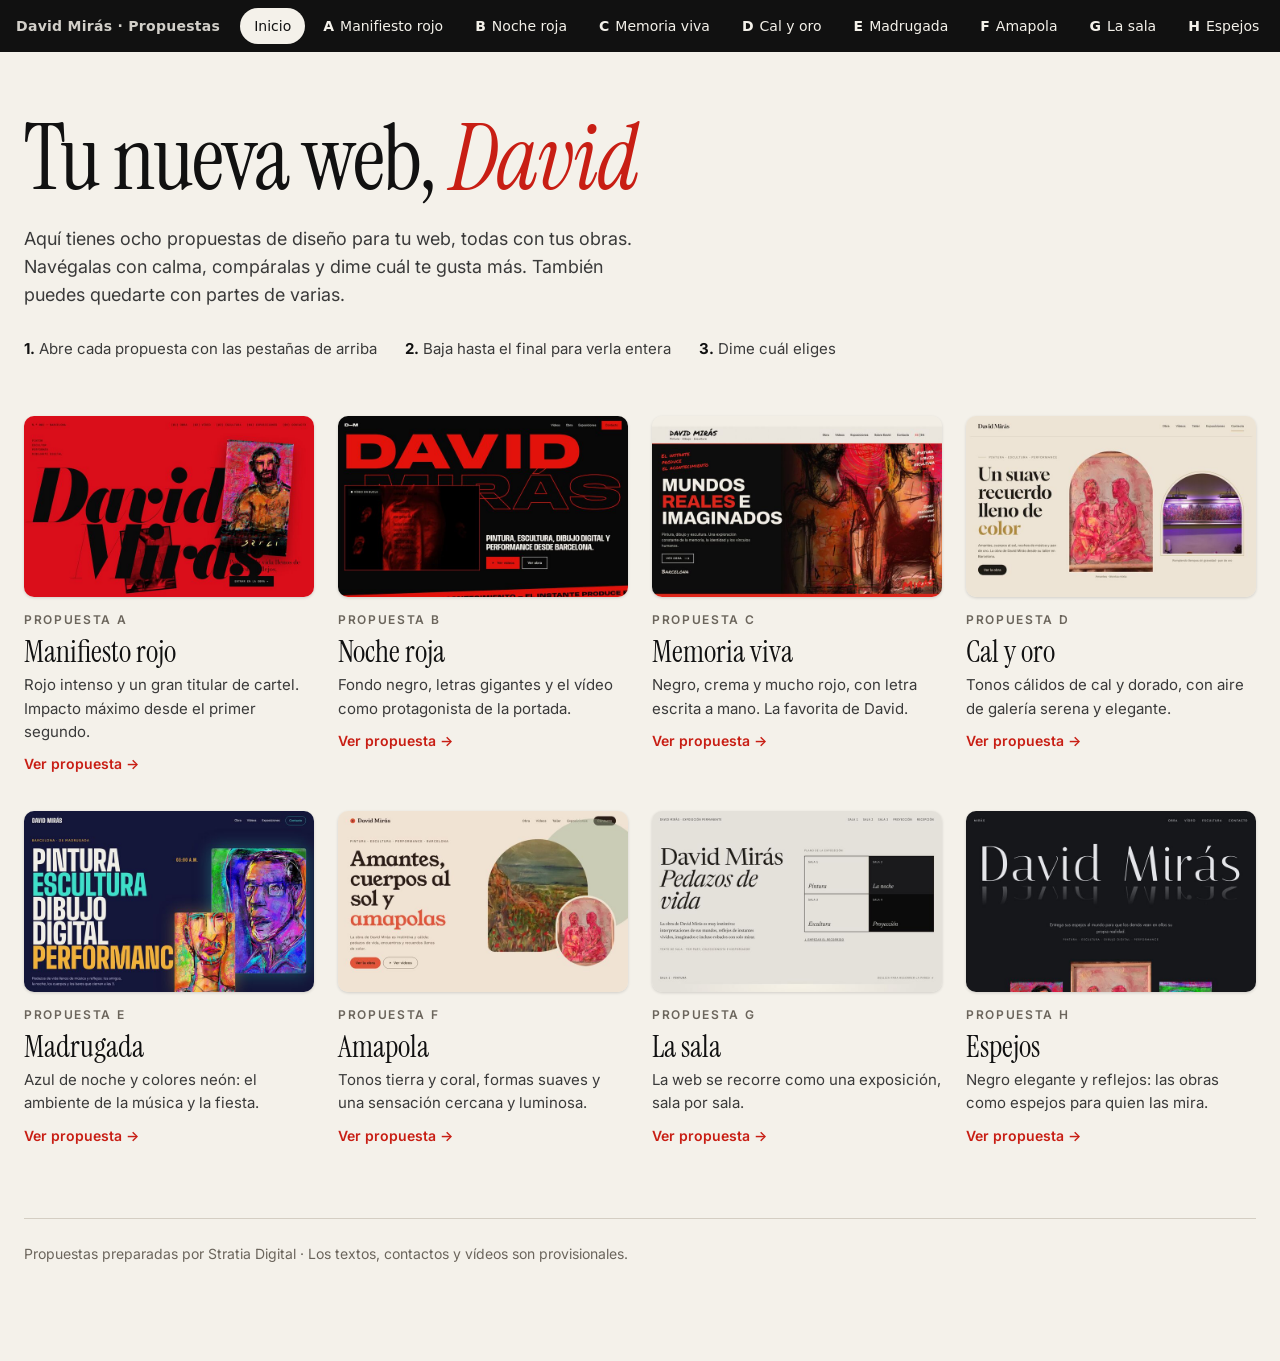
<file: index.html>
<!doctype html>
<html lang="es">
<head>
<meta charset="utf-8">
<meta name="viewport" content="width=device-width, initial-scale=1">
<meta name="robots" content="noindex">
<title>David Mirás · Propuestas de web</title>
<link rel="preconnect" href="https://fonts.googleapis.com">
<link href="https://fonts.googleapis.com/css2?family=Instrument+Serif:ital@0;1&family=Inter:wght@400;500;600&display=swap" rel="stylesheet">
<link rel="stylesheet" href="barra.css">
<style>
body{margin:0;background:#F4F1EA;color:#111;font:16px/1.55 Inter,system-ui,sans-serif}
main{max-width:1240px;margin:0 auto;padding:64px 24px 96px}
h1{margin:0;font:400 clamp(48px,7vw,96px)/0.95 'Instrument Serif',serif;letter-spacing:-0.02em}
h1 em{color:#C81E14}
.intro{max-width:620px;margin:24px 0 0;font-size:18px;color:#3A3A3A}
.pasos{display:flex;flex-wrap:wrap;gap:8px 28px;margin:28px 0 56px;padding:0;list-style:none;font-size:15px;color:#3A3A3A}
.pasos li b{color:#111}
.rejilla{display:grid;grid-template-columns:repeat(auto-fill,minmax(min(100%,270px),1fr));gap:36px 24px}
.tarjeta{display:flex;flex-direction:column;gap:6px;color:#111;text-decoration:none}
.tarjeta img{width:100%;height:auto;aspect-ratio:16/10;object-fit:cover;object-position:top;display:block;border-radius:10px;box-shadow:0 1px 3px rgba(0,0,0,.15);transition:transform .25s,box-shadow .25s;margin-bottom:8px}
.tarjeta:hover img{transform:translateY(-4px);box-shadow:0 12px 28px rgba(0,0,0,.18)}
.letra{font-size:12px;font-weight:600;letter-spacing:.14em;text-transform:uppercase;color:#6B655C}
.tarjeta strong{font:400 30px/1.05 'Instrument Serif',serif}
.desc{font-size:15px;color:#3A3A3A}
.ver{margin-top:4px;font-size:14px;font-weight:600;color:#C81E14}
footer{margin-top:72px;padding-top:24px;border-top:1px solid #D4CEC3;font-size:14px;color:#6B655C}
</style>
</head>
<body>
<nav class="dm-barra" aria-label="Propuestas de diseño"><span class="dm-marca">David Mirás · Propuestas</span><div class="dm-pestanas"><a href="index.html" aria-current="page">Inicio</a><a href="propuesta-a/index.html"><b>A</b> Manifiesto rojo</a><a href="propuesta-b/index.html"><b>B</b> Noche roja</a><a href="propuesta-c/index.html"><b>C</b> Memoria viva</a><a href="propuesta-d/index.html"><b>D</b> Cal y oro</a><a href="propuesta-e/index.html"><b>E</b> Madrugada</a><a href="propuesta-f/index.html"><b>F</b> Amapola</a><a href="propuesta-g/index.html"><b>G</b> La sala</a><a href="propuesta-h/index.html"><b>H</b> Espejos</a></div></nav>
<main>
<h1>Tu nueva web, <em>David</em></h1>
<p class="intro">Aquí tienes ocho propuestas de diseño para tu web, todas con tus obras. Navégalas con calma, compáralas y dime cuál te gusta más. También puedes quedarte con partes de varias.</p>
<ul class="pasos"><li><b>1.</b> Abre cada propuesta con las pestañas de arriba</li><li><b>2.</b> Baja hasta el final para verla entera</li><li><b>3.</b> Dime cuál eliges</li></ul>
<div class="rejilla"><a class="tarjeta" href="propuesta-a/index.html">
<img src="img/capturas/a.jpg" alt="Portada de la propuesta A, Manifiesto rojo" loading="lazy" width="720" height="450">
<span class="letra">Propuesta A</span>
<strong>Manifiesto rojo</strong>
<span class="desc">Rojo intenso y un gran titular de cartel. Impacto máximo desde el primer segundo.</span>
<span class="ver">Ver propuesta →</span>
</a><a class="tarjeta" href="propuesta-b/index.html">
<img src="img/capturas/b.jpg" alt="Portada de la propuesta B, Noche roja" loading="lazy" width="720" height="450">
<span class="letra">Propuesta B</span>
<strong>Noche roja</strong>
<span class="desc">Fondo negro, letras gigantes y el vídeo como protagonista de la portada.</span>
<span class="ver">Ver propuesta →</span>
</a><a class="tarjeta" href="propuesta-c/index.html">
<img src="img/capturas/c.jpg" alt="Portada de la propuesta C, Memoria viva" loading="lazy" width="720" height="450">
<span class="letra">Propuesta C</span>
<strong>Memoria viva</strong>
<span class="desc">Negro, crema y mucho rojo, con letra escrita a mano. La favorita de David.</span>
<span class="ver">Ver propuesta →</span>
</a><a class="tarjeta" href="propuesta-d/index.html">
<img src="img/capturas/d.jpg" alt="Portada de la propuesta D, Cal y oro" loading="lazy" width="720" height="450">
<span class="letra">Propuesta D</span>
<strong>Cal y oro</strong>
<span class="desc">Tonos cálidos de cal y dorado, con aire de galería serena y elegante.</span>
<span class="ver">Ver propuesta →</span>
</a><a class="tarjeta" href="propuesta-e/index.html">
<img src="img/capturas/e.jpg" alt="Portada de la propuesta E, Madrugada" loading="lazy" width="720" height="450">
<span class="letra">Propuesta E</span>
<strong>Madrugada</strong>
<span class="desc">Azul de noche y colores neón: el ambiente de la música y la fiesta.</span>
<span class="ver">Ver propuesta →</span>
</a><a class="tarjeta" href="propuesta-f/index.html">
<img src="img/capturas/f.jpg" alt="Portada de la propuesta F, Amapola" loading="lazy" width="720" height="450">
<span class="letra">Propuesta F</span>
<strong>Amapola</strong>
<span class="desc">Tonos tierra y coral, formas suaves y una sensación cercana y luminosa.</span>
<span class="ver">Ver propuesta →</span>
</a><a class="tarjeta" href="propuesta-g/index.html">
<img src="img/capturas/g.jpg" alt="Portada de la propuesta G, La sala" loading="lazy" width="720" height="450">
<span class="letra">Propuesta G</span>
<strong>La sala</strong>
<span class="desc">La web se recorre como una exposición, sala por sala.</span>
<span class="ver">Ver propuesta →</span>
</a><a class="tarjeta" href="propuesta-h/index.html">
<img src="img/capturas/h.jpg" alt="Portada de la propuesta H, Espejos" loading="lazy" width="720" height="450">
<span class="letra">Propuesta H</span>
<strong>Espejos</strong>
<span class="desc">Negro elegante y reflejos: las obras como espejos para quien las mira.</span>
<span class="ver">Ver propuesta →</span>
</a></div>
<footer>Propuestas preparadas por Stratia Digital · Los textos, contactos y vídeos son provisionales.</footer>
</main>
<script src="barra.js"></script>
</body>
</html>
</file>
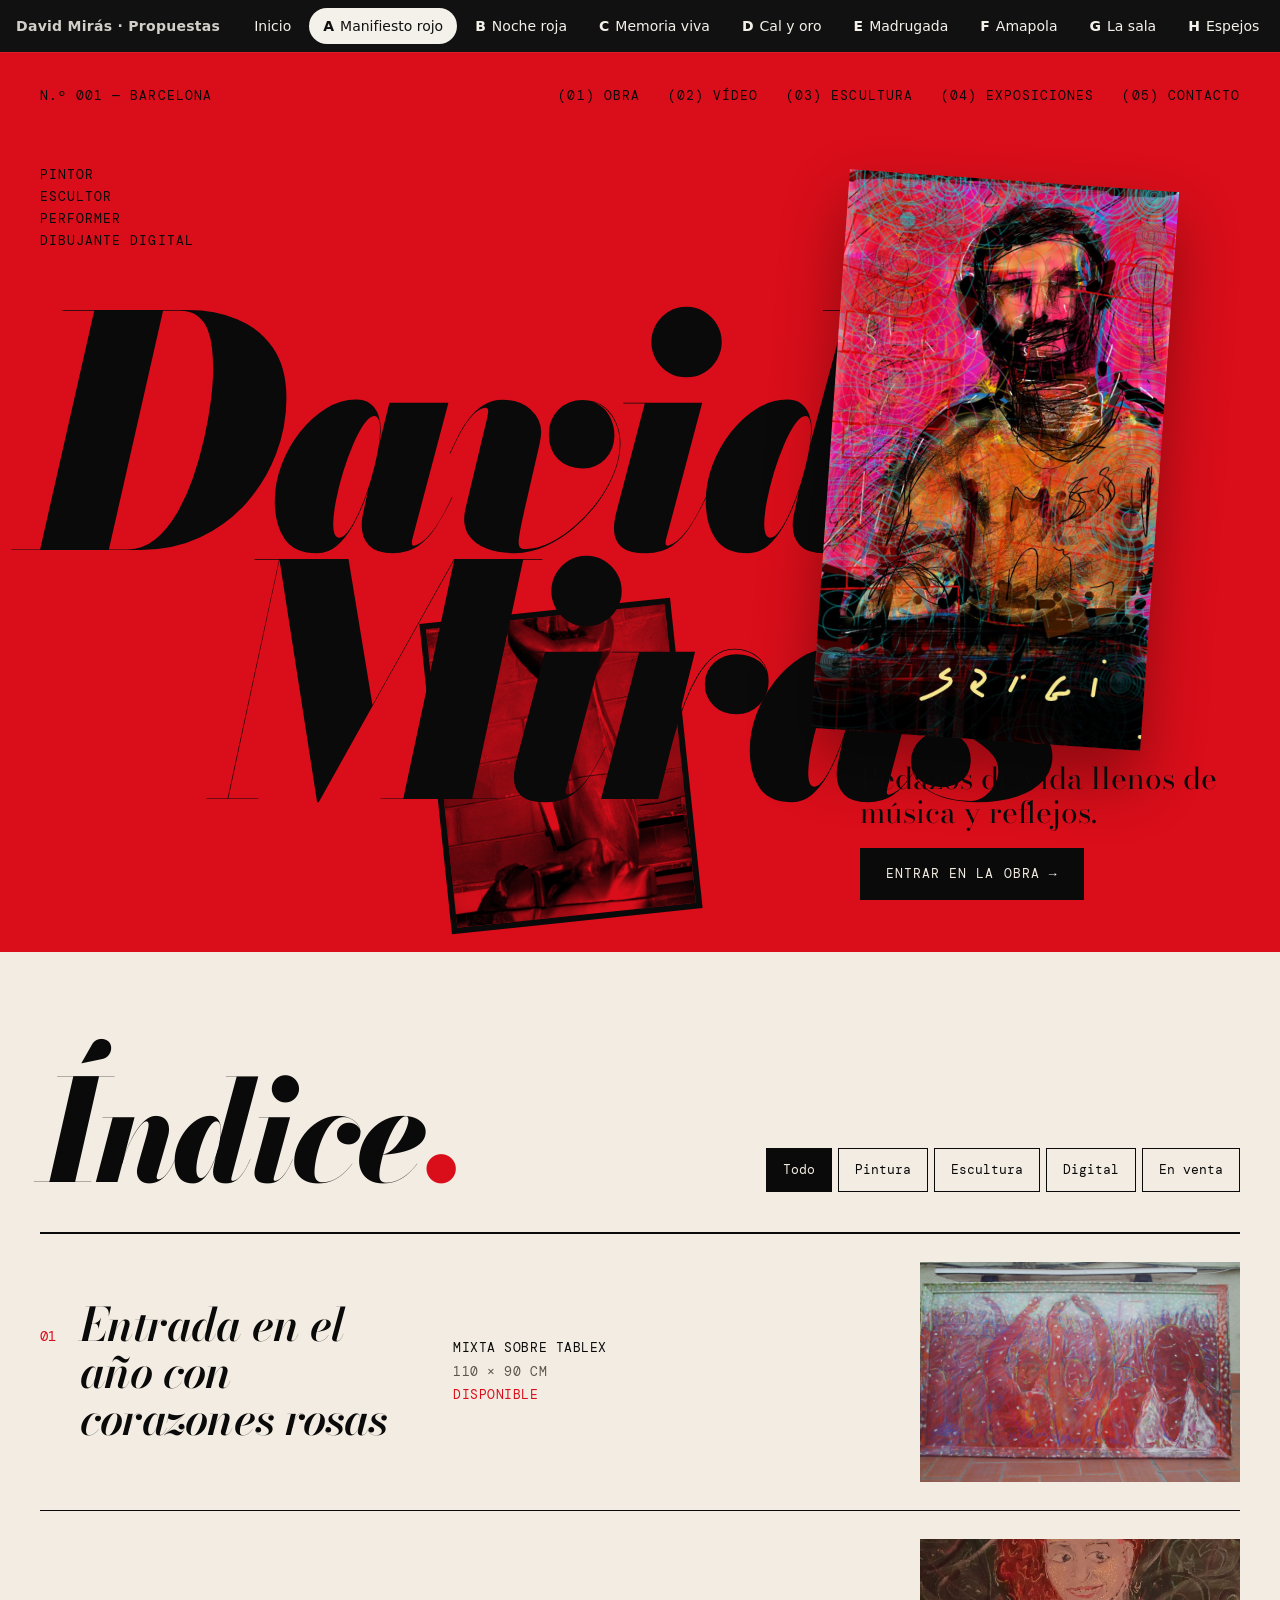
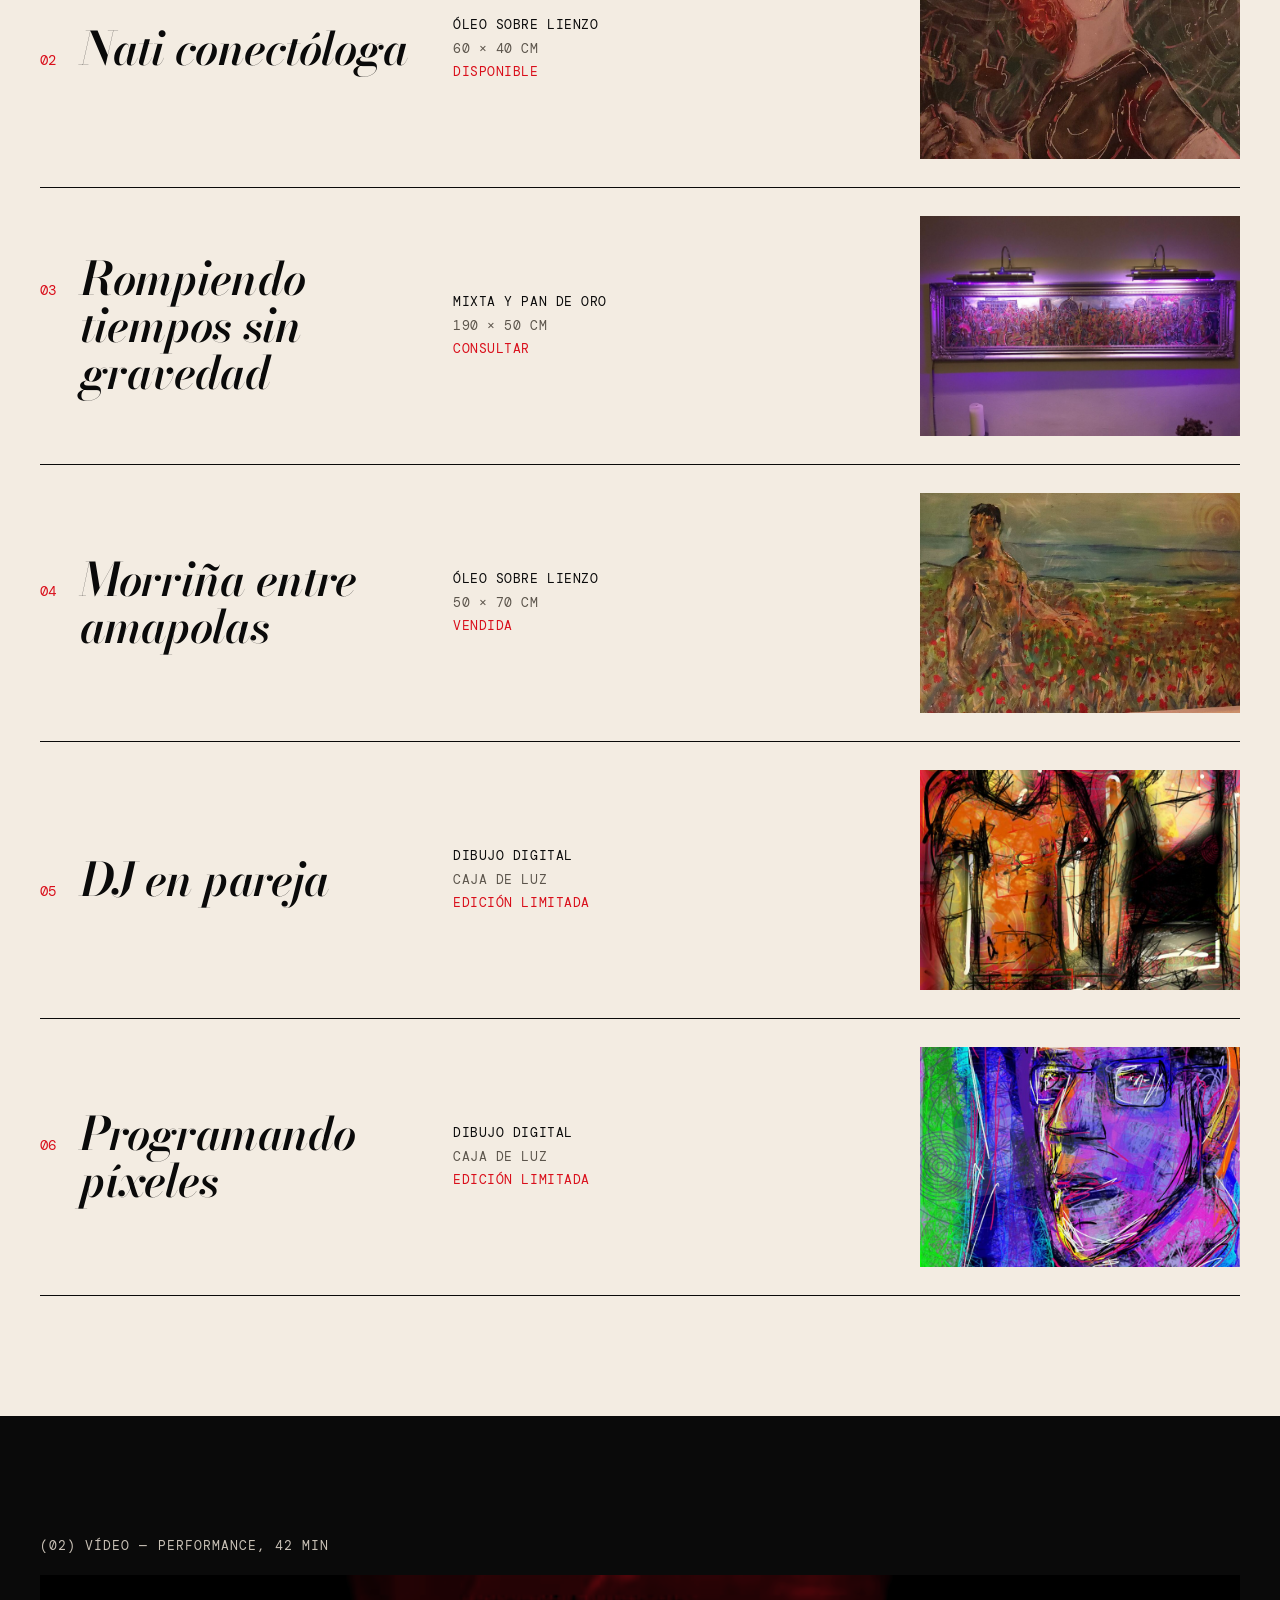
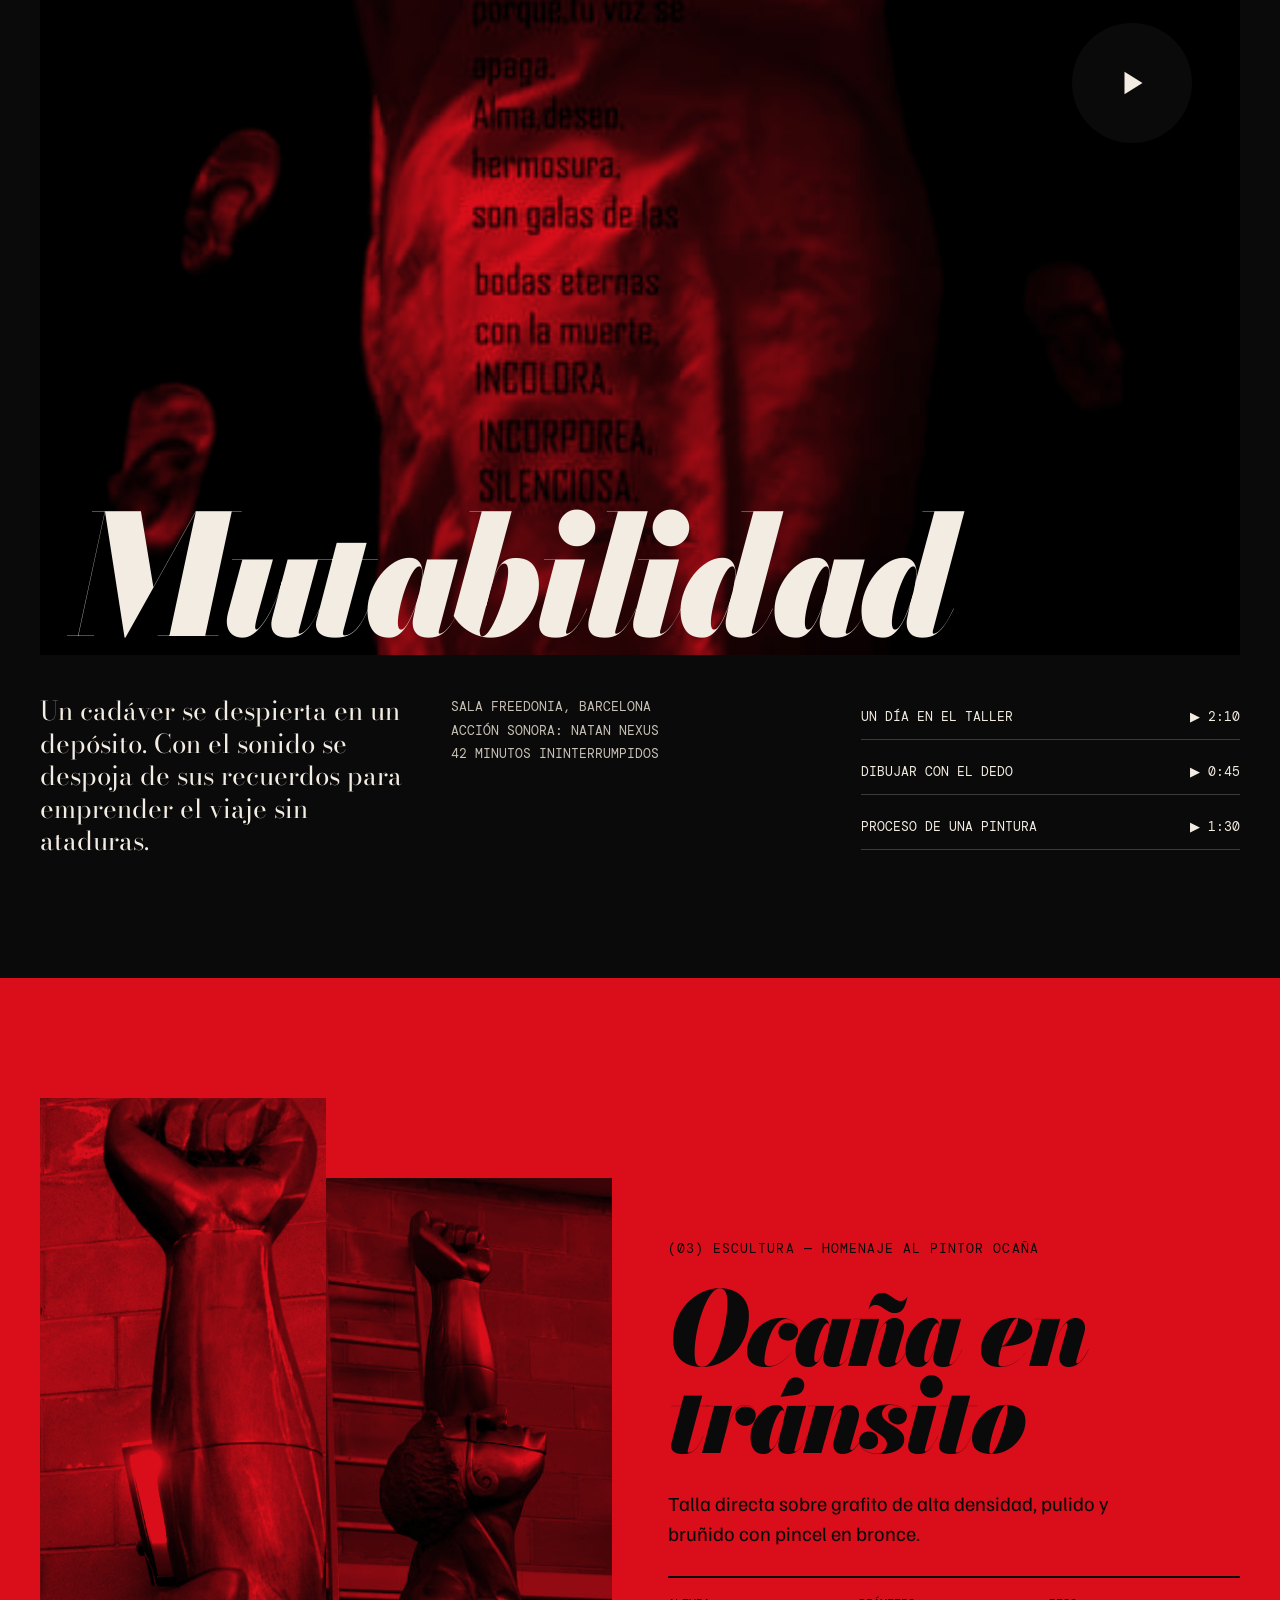
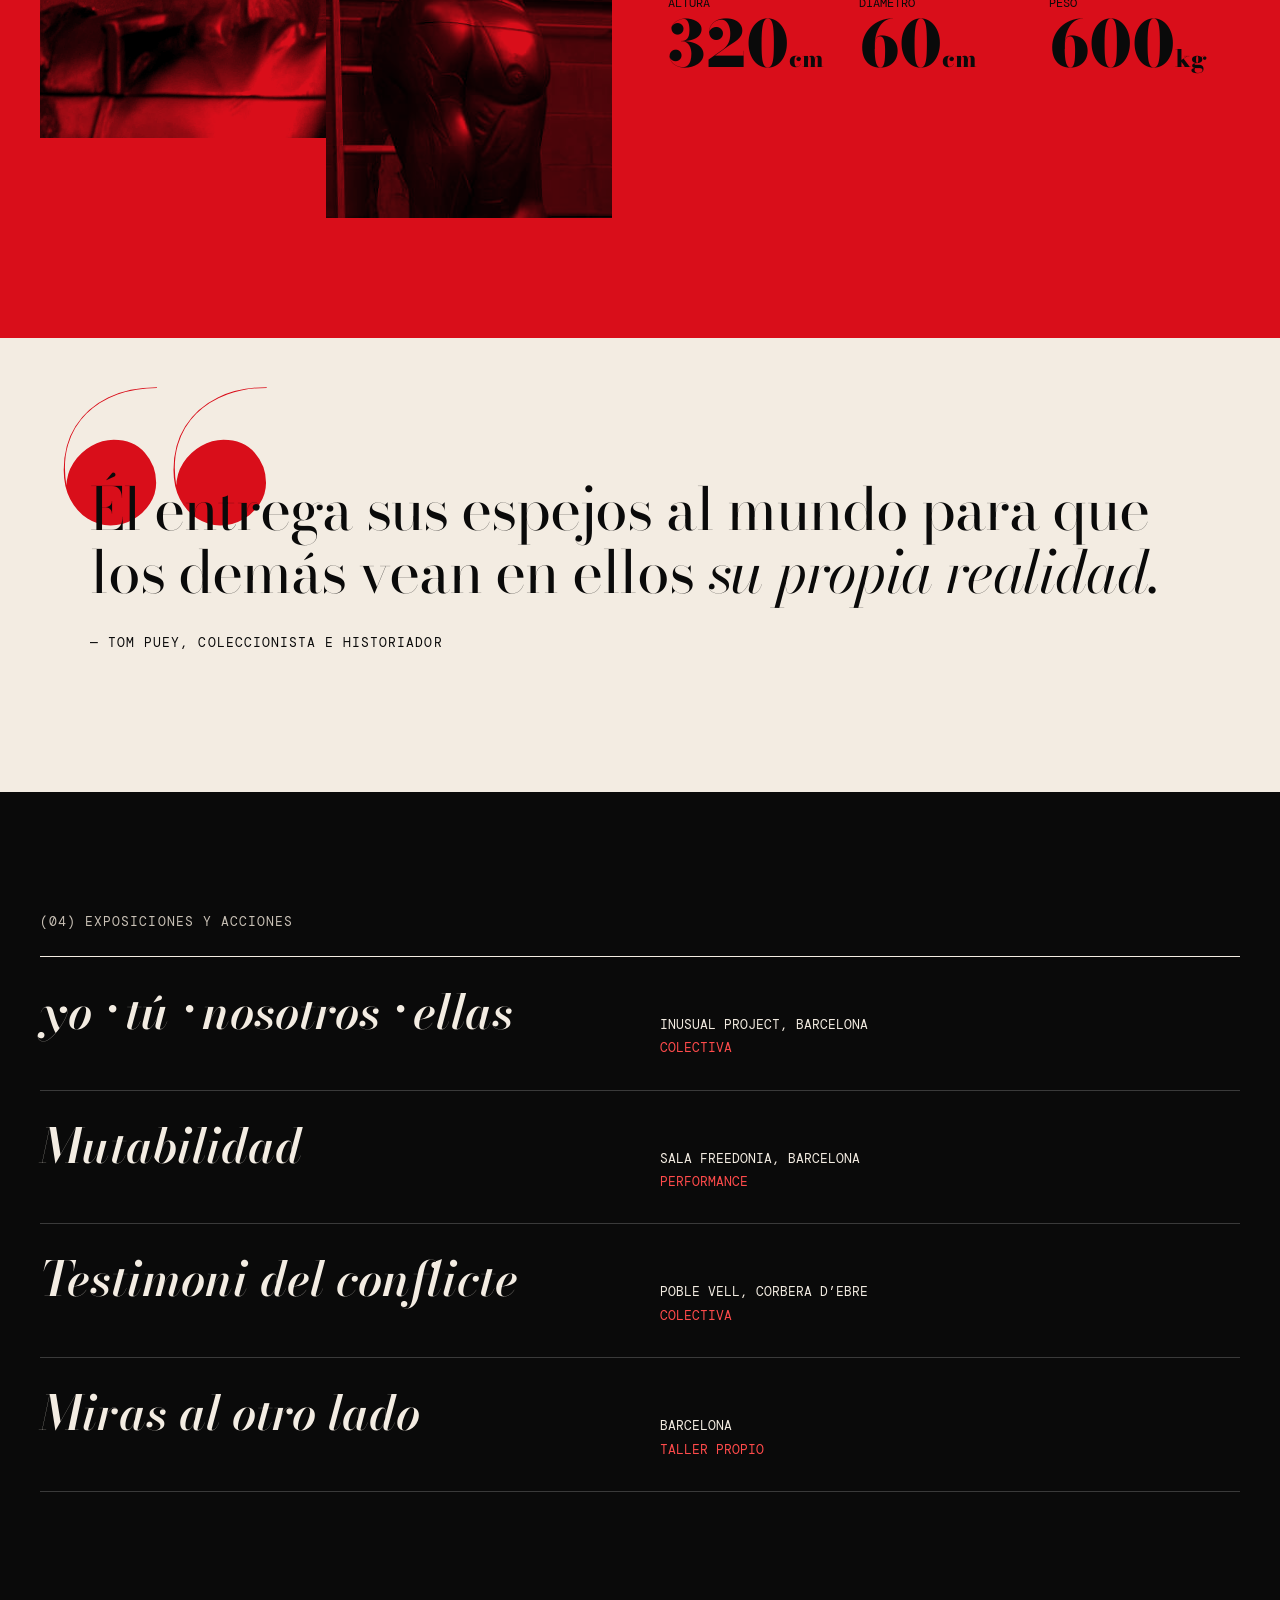
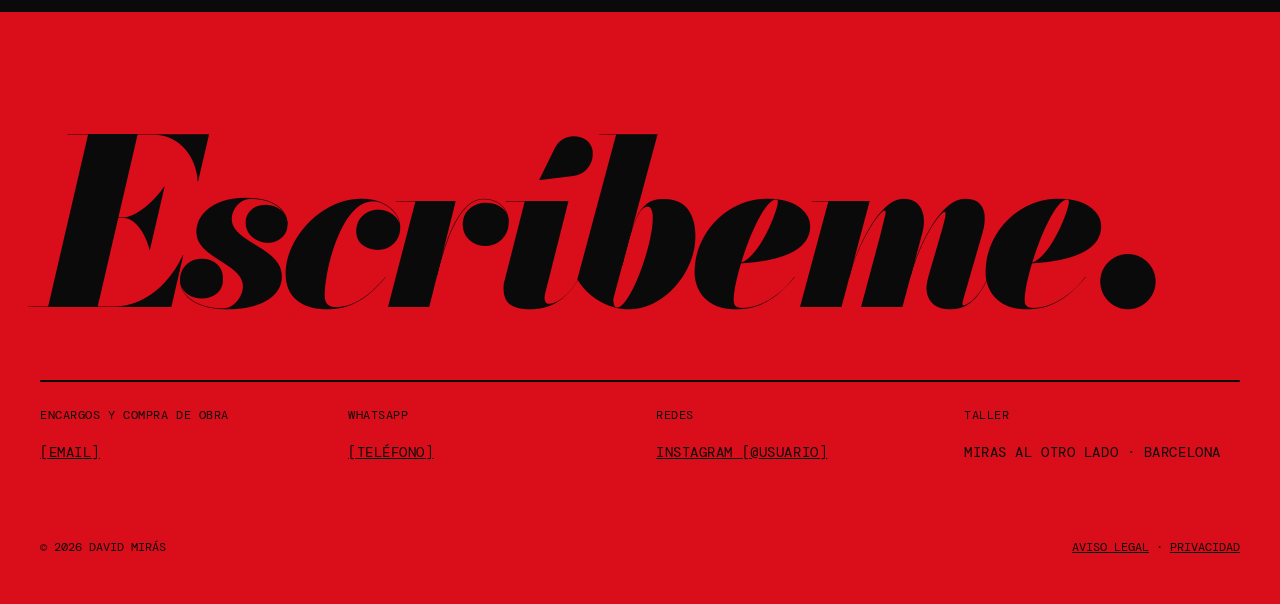
<file: propuesta-a/index.html>
<!doctype html>
<html lang="es">
<head>
<meta charset="utf-8">
<meta name="viewport" content="width=device-width, initial-scale=1">
<meta name="robots" content="noindex">
<title>David Mirás · Propuesta A · Manifiesto rojo</title>

<link rel="preconnect" href="https://fonts.googleapis.com">
<link href="https://fonts.googleapis.com/css2?family=Bodoni+Moda:ital,opsz,wght@0,6..96,400..900;1,6..96,400..900&amp;family=DM+Mono:wght@400;500&amp;family=Familjen+Grotesk:wght@400;500;600&amp;display=swap" rel="stylesheet">
<style>
body{margin:0;background:#D90E1A}
a{color:#0A0A0A}a:hover{color:#F3ECE2}
.duo{background:#D90E1A}
.duo img{filter:grayscale(1) contrast(1.15);mix-blend-mode:multiply}
</style>

<link rel="stylesheet" href="../barra.css">
</head>
<body>
<nav class="dm-barra" aria-label="Propuestas de diseño"><span class="dm-marca">David Mirás · Propuestas</span><div class="dm-pestanas"><a href="../index.html">Inicio</a><a href="../propuesta-a/index.html" aria-current="page"><b>A</b> Manifiesto rojo</a><a href="../propuesta-b/index.html"><b>B</b> Noche roja</a><a href="../propuesta-c/index.html"><b>C</b> Memoria viva</a><a href="../propuesta-d/index.html"><b>D</b> Cal y oro</a><a href="../propuesta-e/index.html"><b>E</b> Madrugada</a><a href="../propuesta-f/index.html"><b>F</b> Amapola</a><a href="../propuesta-g/index.html"><b>G</b> La sala</a><a href="../propuesta-h/index.html"><b>H</b> Espejos</a></div></nav>

<div style="background: #D90E1A; color: #0A0A0A; font-family: 'Familjen Grotesk', system-ui, sans-serif; font-size: 18px; line-height: 1.5; overflow: hidden">

<section id="inicio" style="position: relative; background: #D90E1A; min-height: 900px">
<header style="max-width: 1400px; margin: 0 auto; padding: 24px 40px; display: flex; flex-wrap: wrap; gap: 12px 32px; align-items: center; justify-content: space-between; font-family: 'DM Mono', monospace; font-size: 13px; text-transform: uppercase; letter-spacing: 0.08em">
<span>N.º 001 — Barcelona</span>
<nav aria-label="Principal" style="display: flex; flex-wrap: wrap; gap: 6px 28px">
<a href="#obra" style="text-decoration: none; padding: 10px 0">(01) Obra</a>
<a href="#video" style="text-decoration: none; padding: 10px 0">(02) Vídeo</a>
<a href="#escultura" style="text-decoration: none; padding: 10px 0">(03) Escultura</a>
<a href="#exposiciones" style="text-decoration: none; padding: 10px 0">(04) Exposiciones</a>
<a href="#contacto" style="text-decoration: none; padding: 10px 0">(05) Contacto</a>
</nav>
</header>
<div style="position: relative; max-width: 1400px; margin: 0 auto; padding: 0 40px; height: 800px">
<p style="position: absolute; left: 40px; top: 24px; margin: 0; font-family: 'DM Mono', monospace; font-size: 13px; text-transform: uppercase; letter-spacing: 0.08em; line-height: 1.7">Pintor<br>Escultor<br>Performer<br>Dibujante digital</p>
<h1 style="position: absolute; left: 24px; right: 24px; top: 170px; margin: 0; font-family: 'Bodoni Moda', serif; font-style: italic; font-weight: 900; font-size: clamp(150px, 25vw, 380px); line-height: 0.78; letter-spacing: -0.05em; z-index: 1">David<br><span style="display: inline-block; padding-left: 0.6em">Mirás</span></h1>
<figure style="position: absolute; right: 120px; top: 40px; margin: 0; width: 330px; transform: rotate(4deg); z-index: 2; box-shadow: 0 30px 60px rgba(0,0,0,0.35)">
<img src="../img/sergielectrdj.jpg" alt="Sergielectrdj, retrato en dibujo digital" style="width: 330px; height: 560px; object-fit: cover; display: block">
</figure>
<figure class="duo" style="position: absolute; left: 34%; top: 470px; margin: 0; width: 240px; height: 300px; transform: rotate(-6deg); z-index: 0; border: 6px solid #0A0A0A">
<img src="../img/ocana-1.jpg" alt="Ocaña en tránsito, escultura" style="width: 100%; height: 100%; object-fit: cover; display: block">
</figure>
<div style="position: absolute; right: 40px; bottom: 40px; max-width: 380px; display: flex; flex-direction: column; gap: 18px; z-index: 3">
<p style="margin: 0; font-family: 'Bodoni Moda', serif; font-size: 30px; line-height: 1.15">Pedazos de vida llenos de música y reflejos.</p>
<a href="#obra" style="align-self: flex-start; display: inline-flex; align-items: center; gap: 14px; min-height: 52px; padding: 0 26px; background: #0A0A0A; color: #F3ECE2; text-decoration: none; font-family: 'DM Mono', monospace; font-size: 13px; text-transform: uppercase; letter-spacing: 0.08em">Entrar en la obra →</a>
</div>
</div>
</section>

<section id="obra" style="background: #F3ECE2">
<div style="max-width: 1400px; margin: 0 auto; padding: 120px 40px">
<div style="display: flex; flex-wrap: wrap; gap: 24px; justify-content: space-between; align-items: end; margin-bottom: 40px">
<h2 style="margin: 0; font-family: 'Bodoni Moda', serif; font-style: italic; font-weight: 800; font-size: clamp(80px, 11vw, 168px); line-height: 0.85; letter-spacing: -0.04em">Índice<span style="color: #D90E1A">.</span></h2>
<div role="group" aria-label="Filtrar obra" style="display: flex; flex-wrap: wrap; gap: 6px; font-family: 'DM Mono', monospace; font-size: 13px; text-transform: uppercase">
<button type="button" style="min-height: 44px; padding: 0 16px; border: 1px solid #0A0A0A; background: #0A0A0A; color: #F3ECE2; font: inherit; cursor: pointer">Todo</button>
<button type="button" style="min-height: 44px; padding: 0 16px; border: 1px solid #0A0A0A; background: transparent; color: #0A0A0A; font: inherit; cursor: pointer">Pintura</button>
<button type="button" style="min-height: 44px; padding: 0 16px; border: 1px solid #0A0A0A; background: transparent; color: #0A0A0A; font: inherit; cursor: pointer">Escultura</button>
<button type="button" style="min-height: 44px; padding: 0 16px; border: 1px solid #0A0A0A; background: transparent; color: #0A0A0A; font: inherit; cursor: pointer">Digital</button>
<button type="button" style="min-height: 44px; padding: 0 16px; border: 1px solid #0A0A0A; background: transparent; color: #0A0A0A; font: inherit; cursor: pointer">En venta</button>
</div>
</div>
<ol style="list-style: none; margin: 0; padding: 0; border-top: 2px solid #0A0A0A">

<li style="display: grid; grid-template-columns: repeat(auto-fit, minmax(min(100%, 260px), 1fr)); gap: 16px 40px; align-items: center; padding: 28px 0; border-bottom: 1px solid #0A0A0A">
<div style="display: flex; gap: 24px; align-items: baseline">
<span style="font-family: 'DM Mono', monospace; font-size: 14px; color: #D90E1A">01</span>
<span style="font-family: 'Bodoni Moda', serif; font-style: italic; font-weight: 600; font-size: 46px; line-height: 1.02; letter-spacing: -0.02em">Entrada en el año con corazones rosas</span>
</div>
<div style="display: flex; flex-direction: column; gap: 4px; font-family: 'DM Mono', monospace; font-size: 13px; text-transform: uppercase; letter-spacing: 0.04em">
<span>Mixta sobre tablex</span>
<span style="color: #5B544B">110 × 90 cm</span>
<span style="color: #D90E1A">Disponible</span>
</div>
<img src="../img/entrada-ano.jpg" alt="Entrada en el año con corazones rosas" style="justify-self: end; width: 100%; max-width: 320px; height: 220px; object-fit: cover; display: block">
</li>

<li style="display: grid; grid-template-columns: repeat(auto-fit, minmax(min(100%, 260px), 1fr)); gap: 16px 40px; align-items: center; padding: 28px 0; border-bottom: 1px solid #0A0A0A">
<div style="display: flex; gap: 24px; align-items: baseline">
<span style="font-family: 'DM Mono', monospace; font-size: 14px; color: #D90E1A">02</span>
<span style="font-family: 'Bodoni Moda', serif; font-style: italic; font-weight: 600; font-size: 46px; line-height: 1.02; letter-spacing: -0.02em">Nati conectóloga</span>
</div>
<div style="display: flex; flex-direction: column; gap: 4px; font-family: 'DM Mono', monospace; font-size: 13px; text-transform: uppercase; letter-spacing: 0.04em">
<span>Óleo sobre lienzo</span>
<span style="color: #5B544B">60 × 40 cm</span>
<span style="color: #D90E1A">Disponible</span>
</div>
<img src="../img/nati.jpg" alt="Nati conectóloga" style="justify-self: end; width: 100%; max-width: 320px; height: 220px; object-fit: cover; display: block">
</li>

<li style="display: grid; grid-template-columns: repeat(auto-fit, minmax(min(100%, 260px), 1fr)); gap: 16px 40px; align-items: center; padding: 28px 0; border-bottom: 1px solid #0A0A0A">
<div style="display: flex; gap: 24px; align-items: baseline">
<span style="font-family: 'DM Mono', monospace; font-size: 14px; color: #D90E1A">03</span>
<span style="font-family: 'Bodoni Moda', serif; font-style: italic; font-weight: 600; font-size: 46px; line-height: 1.02; letter-spacing: -0.02em">Rompiendo tiempos sin gravedad</span>
</div>
<div style="display: flex; flex-direction: column; gap: 4px; font-family: 'DM Mono', monospace; font-size: 13px; text-transform: uppercase; letter-spacing: 0.04em">
<span>Mixta y pan de oro</span>
<span style="color: #5B544B">190 × 50 cm</span>
<span style="color: #D90E1A">Consultar</span>
</div>
<img src="../img/rompiendo-tiempos.jpg" alt="Rompiendo tiempos sin gravedad" style="justify-self: end; width: 100%; max-width: 320px; height: 220px; object-fit: cover; display: block">
</li>

<li style="display: grid; grid-template-columns: repeat(auto-fit, minmax(min(100%, 260px), 1fr)); gap: 16px 40px; align-items: center; padding: 28px 0; border-bottom: 1px solid #0A0A0A">
<div style="display: flex; gap: 24px; align-items: baseline">
<span style="font-family: 'DM Mono', monospace; font-size: 14px; color: #D90E1A">04</span>
<span style="font-family: 'Bodoni Moda', serif; font-style: italic; font-weight: 600; font-size: 46px; line-height: 1.02; letter-spacing: -0.02em">Morriña entre amapolas</span>
</div>
<div style="display: flex; flex-direction: column; gap: 4px; font-family: 'DM Mono', monospace; font-size: 13px; text-transform: uppercase; letter-spacing: 0.04em">
<span>Óleo sobre lienzo</span>
<span style="color: #5B544B">50 × 70 cm</span>
<span style="color: #D90E1A">Vendida</span>
</div>
<img src="../img/morrina.jpg" alt="Morriña entre amapolas" style="justify-self: end; width: 100%; max-width: 320px; height: 220px; object-fit: cover; display: block">
</li>

<li style="display: grid; grid-template-columns: repeat(auto-fit, minmax(min(100%, 260px), 1fr)); gap: 16px 40px; align-items: center; padding: 28px 0; border-bottom: 1px solid #0A0A0A">
<div style="display: flex; gap: 24px; align-items: baseline">
<span style="font-family: 'DM Mono', monospace; font-size: 14px; color: #D90E1A">05</span>
<span style="font-family: 'Bodoni Moda', serif; font-style: italic; font-weight: 600; font-size: 46px; line-height: 1.02; letter-spacing: -0.02em">DJ en pareja</span>
</div>
<div style="display: flex; flex-direction: column; gap: 4px; font-family: 'DM Mono', monospace; font-size: 13px; text-transform: uppercase; letter-spacing: 0.04em">
<span>Dibujo digital</span>
<span style="color: #5B544B">Caja de luz</span>
<span style="color: #D90E1A">Edición limitada</span>
</div>
<img src="../img/dj-en-pareja.jpg" alt="DJ en pareja" style="justify-self: end; width: 100%; max-width: 320px; height: 220px; object-fit: cover; display: block">
</li>

<li style="display: grid; grid-template-columns: repeat(auto-fit, minmax(min(100%, 260px), 1fr)); gap: 16px 40px; align-items: center; padding: 28px 0; border-bottom: 1px solid #0A0A0A">
<div style="display: flex; gap: 24px; align-items: baseline">
<span style="font-family: 'DM Mono', monospace; font-size: 14px; color: #D90E1A">06</span>
<span style="font-family: 'Bodoni Moda', serif; font-style: italic; font-weight: 600; font-size: 46px; line-height: 1.02; letter-spacing: -0.02em">Programando píxeles</span>
</div>
<div style="display: flex; flex-direction: column; gap: 4px; font-family: 'DM Mono', monospace; font-size: 13px; text-transform: uppercase; letter-spacing: 0.04em">
<span>Dibujo digital</span>
<span style="color: #5B544B">Caja de luz</span>
<span style="color: #D90E1A">Edición limitada</span>
</div>
<img src="../img/programando-pixeles.jpg" alt="Programando píxeles" style="justify-self: end; width: 100%; max-width: 320px; height: 220px; object-fit: cover; display: block">
</li>

</ol>
</div>
</section>

<section id="video" style="background: #0A0A0A; color: #F3ECE2; position: relative">
<div style="max-width: 1400px; margin: 0 auto; padding: 120px 40px">
<p style="margin: 0 0 20px; font-family: 'DM Mono', monospace; font-size: 13px; text-transform: uppercase; letter-spacing: 0.08em; color: #C9C1B6">(02) Vídeo — performance, 42 min</p>
<div style="position: relative; height: 680px; overflow: hidden">
<div class="duo" style="position: absolute; left: 0; top: 0; right: 0; bottom: 0"><img src="../img/mutabilidad.jpg" alt="Fotograma de la performance Mutabilidad" style="width: 100%; height: 100%; object-fit: cover; display: block"></div>
<h2 style="position: absolute; left: 32px; bottom: 8px; margin: 0; font-family: 'Bodoni Moda', serif; font-style: italic; font-weight: 900; font-size: clamp(90px, 13vw, 200px); line-height: 0.85; letter-spacing: -0.05em; color: #F3ECE2">Mutabilidad</h2>
<button type="button" aria-label="Reproducir vídeo Mutabilidad" style="position: absolute; right: 48px; top: 48px; width: 120px; height: 120px; border-radius: 50%; border: 0; background: #0A0A0A; color: #F3ECE2; display: flex; align-items: center; justify-content: center; cursor: pointer"><svg aria-hidden="true" width="36" height="36" viewBox="0 0 24 24" fill="#F3ECE2"><path d="M7 4.5v15l12-7.5z"></path></svg></button>
</div>
<div style="display: grid; grid-template-columns: repeat(auto-fit, minmax(min(100%, 300px), 1fr)); gap: 32px; margin-top: 40px">
<p style="margin: 0; font-family: 'Bodoni Moda', serif; font-size: 26px; line-height: 1.25">Un cadáver se despierta en un depósito. Con el sonido se despoja de sus recuerdos para emprender el viaje sin ataduras.</p>
<p style="margin: 0; font-family: 'DM Mono', monospace; font-size: 13px; line-height: 1.8; text-transform: uppercase; color: #C9C1B6">Sala Freedonia, Barcelona<br>Acción sonora: Natan Nexus<br>42 minutos ininterrumpidos</p>
<div style="display: flex; flex-direction: column; gap: 10px; font-family: 'DM Mono', monospace; font-size: 13px; text-transform: uppercase">
<a href="#" style="color: #F3ECE2; min-height: 44px; display: flex; align-items: center; justify-content: space-between; border-bottom: 1px solid #3A3A3A; text-decoration: none">Un día en el taller <span>▶ 2:10</span></a>
<a href="#" style="color: #F3ECE2; min-height: 44px; display: flex; align-items: center; justify-content: space-between; border-bottom: 1px solid #3A3A3A; text-decoration: none">Dibujar con el dedo <span>▶ 0:45</span></a>
<a href="#" style="color: #F3ECE2; min-height: 44px; display: flex; align-items: center; justify-content: space-between; border-bottom: 1px solid #3A3A3A; text-decoration: none">Proceso de una pintura <span>▶ 1:30</span></a>
</div>
</div>
</div>
</section>

<section id="escultura" style="background: #D90E1A">
<div style="max-width: 1400px; margin: 0 auto; padding: 120px 40px; display: grid; grid-template-columns: repeat(auto-fit, minmax(min(100%, 440px), 1fr)); gap: 56px; align-items: center">
<div style="display: grid; grid-template-columns: repeat(2, minmax(0, 1fr)); gap: 0">
<div class="duo" style="height: 640px"><img src="../img/ocana-1.jpg" alt="Ocaña en tránsito, vista frontal" style="width: 100%; height: 100%; object-fit: cover; display: block"></div>
<div class="duo" style="height: 640px; margin-top: 80px"><img src="../img/ocana-2.jpg" alt="Ocaña en tránsito, vista lateral" style="width: 100%; height: 100%; object-fit: cover; display: block"></div>
</div>
<div style="display: flex; flex-direction: column; gap: 28px">
<p style="margin: 0; font-family: 'DM Mono', monospace; font-size: 13px; text-transform: uppercase; letter-spacing: 0.08em">(03) Escultura — homenaje al pintor Ocaña</p>
<h2 style="margin: 0; font-family: 'Bodoni Moda', serif; font-style: italic; font-weight: 900; font-size: clamp(72px, 8vw, 128px); line-height: 0.85; letter-spacing: -0.04em">Ocaña en tránsito</h2>
<p style="margin: 0; font-size: 20px; max-width: 460px">Talla directa sobre grafito de alta densidad, pulido y bruñido con pincel en bronce.</p>
<dl style="margin: 0; display: grid; grid-template-columns: repeat(3, minmax(0, 1fr)); border-top: 2px solid #0A0A0A">
<div style="padding-top: 16px"><dt style="font-family: 'DM Mono', monospace; font-size: 12px; text-transform: uppercase">Altura</dt><dd style="margin: 0; font-family: 'Bodoni Moda', serif; font-weight: 800; font-size: 64px; line-height: 1">320<span style="font-size: 24px">cm</span></dd></div>
<div style="padding-top: 16px"><dt style="font-family: 'DM Mono', monospace; font-size: 12px; text-transform: uppercase">Diámetro</dt><dd style="margin: 0; font-family: 'Bodoni Moda', serif; font-weight: 800; font-size: 64px; line-height: 1">60<span style="font-size: 24px">cm</span></dd></div>
<div style="padding-top: 16px"><dt style="font-family: 'DM Mono', monospace; font-size: 12px; text-transform: uppercase">Peso</dt><dd style="margin: 0; font-family: 'Bodoni Moda', serif; font-weight: 800; font-size: 64px; line-height: 1">600<span style="font-size: 24px">kg</span></dd></div>
</dl>
</div>
</div>
</section>

<section style="background: #F3ECE2">
<div style="max-width: 1100px; margin: 0 auto; padding: 140px 40px; position: relative">
<span aria-hidden="true" style="position: absolute; left: 0; top: 20px; font-family: 'Bodoni Moda', serif; font-weight: 900; font-size: 360px; line-height: 1; color: #D90E1A">“</span>
<blockquote style="position: relative; margin: 0; font-family: 'Bodoni Moda', serif; font-size: clamp(36px, 4.6vw, 64px); line-height: 1.08; letter-spacing: -0.02em">Él entrega sus espejos al mundo para que los demás vean en ellos <em>su propia realidad.</em></blockquote>
<p style="margin: 28px 0 0; font-family: 'DM Mono', monospace; font-size: 13px; text-transform: uppercase; letter-spacing: 0.08em">— Tom Puey, coleccionista e historiador</p>
</div>
</section>

<section id="exposiciones" style="background: #0A0A0A; color: #F3ECE2">
<div style="max-width: 1400px; margin: 0 auto; padding: 120px 40px">
<p style="margin: 0 0 24px; font-family: 'DM Mono', monospace; font-size: 13px; text-transform: uppercase; letter-spacing: 0.08em; color: #C9C1B6">(04) Exposiciones y acciones</p>
<ul style="list-style: none; margin: 0; padding: 0; border-top: 1px solid #F3ECE2">

<li style="display: grid; grid-template-columns: repeat(auto-fit, minmax(min(100%, 280px), 1fr)); gap: 8px 40px; align-items: baseline; padding: 30px 0; border-bottom: 1px solid #3A3A3A">
<span style="font-family: 'Bodoni Moda', serif; font-style: italic; font-weight: 600; font-size: 48px; line-height: 1.05">yo · tú · nosotros · ellas</span>
<span style="font-family: 'DM Mono', monospace; font-size: 13px; text-transform: uppercase; line-height: 1.8">Inusual Project, Barcelona<br><span style="color: #FF4B4B">Colectiva</span></span>
</li>

<li style="display: grid; grid-template-columns: repeat(auto-fit, minmax(min(100%, 280px), 1fr)); gap: 8px 40px; align-items: baseline; padding: 30px 0; border-bottom: 1px solid #3A3A3A">
<span style="font-family: 'Bodoni Moda', serif; font-style: italic; font-weight: 600; font-size: 48px; line-height: 1.05">Mutabilidad</span>
<span style="font-family: 'DM Mono', monospace; font-size: 13px; text-transform: uppercase; line-height: 1.8">Sala Freedonia, Barcelona<br><span style="color: #FF4B4B">Performance</span></span>
</li>

<li style="display: grid; grid-template-columns: repeat(auto-fit, minmax(min(100%, 280px), 1fr)); gap: 8px 40px; align-items: baseline; padding: 30px 0; border-bottom: 1px solid #3A3A3A">
<span style="font-family: 'Bodoni Moda', serif; font-style: italic; font-weight: 600; font-size: 48px; line-height: 1.05">Testimoni del conflicte</span>
<span style="font-family: 'DM Mono', monospace; font-size: 13px; text-transform: uppercase; line-height: 1.8">Poble Vell, Corbera d’Ebre<br><span style="color: #FF4B4B">Colectiva</span></span>
</li>

<li style="display: grid; grid-template-columns: repeat(auto-fit, minmax(min(100%, 280px), 1fr)); gap: 8px 40px; align-items: baseline; padding: 30px 0; border-bottom: 1px solid #3A3A3A">
<span style="font-family: 'Bodoni Moda', serif; font-style: italic; font-weight: 600; font-size: 48px; line-height: 1.05">Miras al otro lado</span>
<span style="font-family: 'DM Mono', monospace; font-size: 13px; text-transform: uppercase; line-height: 1.8">Barcelona<br><span style="color: #FF4B4B">Taller propio</span></span>
</li>

</ul>
</div>
</section>

<section id="contacto" style="background: #D90E1A">
<div style="max-width: 1400px; margin: 0 auto; padding: 120px 40px 48px">
<h2 style="margin: 0; font-family: 'Bodoni Moda', serif; font-style: italic; font-weight: 900; font-size: clamp(110px, 18vw, 280px); line-height: 0.8; letter-spacing: -0.05em">Escríbeme.</h2>
<div style="display: grid; grid-template-columns: repeat(auto-fit, minmax(min(100%, 260px), 1fr)); gap: 32px; margin-top: 64px; padding-top: 24px; border-top: 2px solid #0A0A0A; font-family: 'DM Mono', monospace; font-size: 14px; text-transform: uppercase; letter-spacing: 0.04em">
<div style="display: flex; flex-direction: column; gap: 6px"><span style="font-size: 12px">Encargos y compra de obra</span><a href="mailto:[EMAIL]" style="min-height: 44px; display: flex; align-items: center">[EMAIL]</a></div>
<div style="display: flex; flex-direction: column; gap: 6px"><span style="font-size: 12px">WhatsApp</span><a href="#" style="min-height: 44px; display: flex; align-items: center">[TELÉFONO]</a></div>
<div style="display: flex; flex-direction: column; gap: 6px"><span style="font-size: 12px">Redes</span><a href="#" style="min-height: 44px; display: flex; align-items: center">Instagram [@USUARIO]</a></div>
<div style="display: flex; flex-direction: column; gap: 6px"><span style="font-size: 12px">Taller</span><span style="min-height: 44px; display: flex; align-items: center">Miras al otro lado · Barcelona</span></div>
</div>
<p style="margin: 64px 0 0; display: flex; flex-wrap: wrap; justify-content: space-between; gap: 12px; font-family: 'DM Mono', monospace; font-size: 12px; text-transform: uppercase"><span>© 2026 David Mirás</span><span><a href="#">Aviso legal</a> · <a href="#">Privacidad</a></span></p>
</div>
</section>

</div>

<script src="../barra.js"></script>
</body>
</html>
</file>
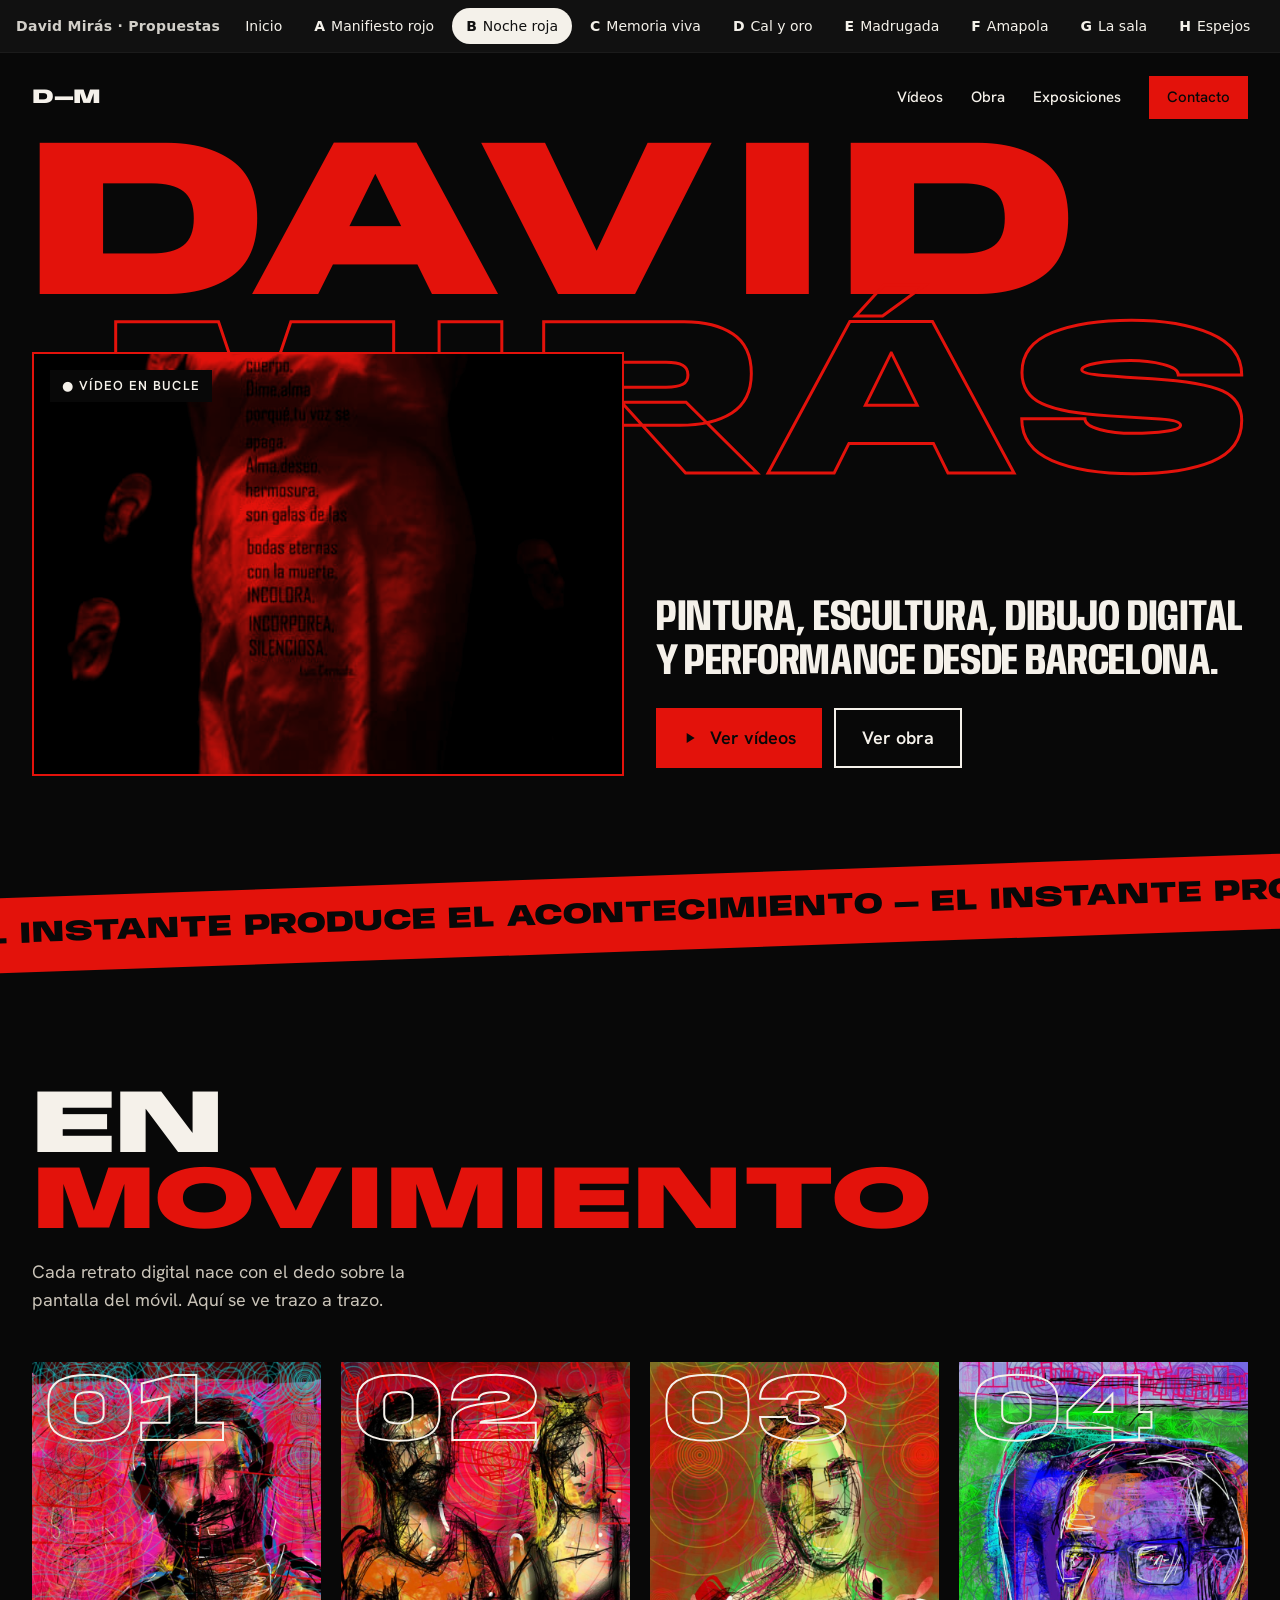
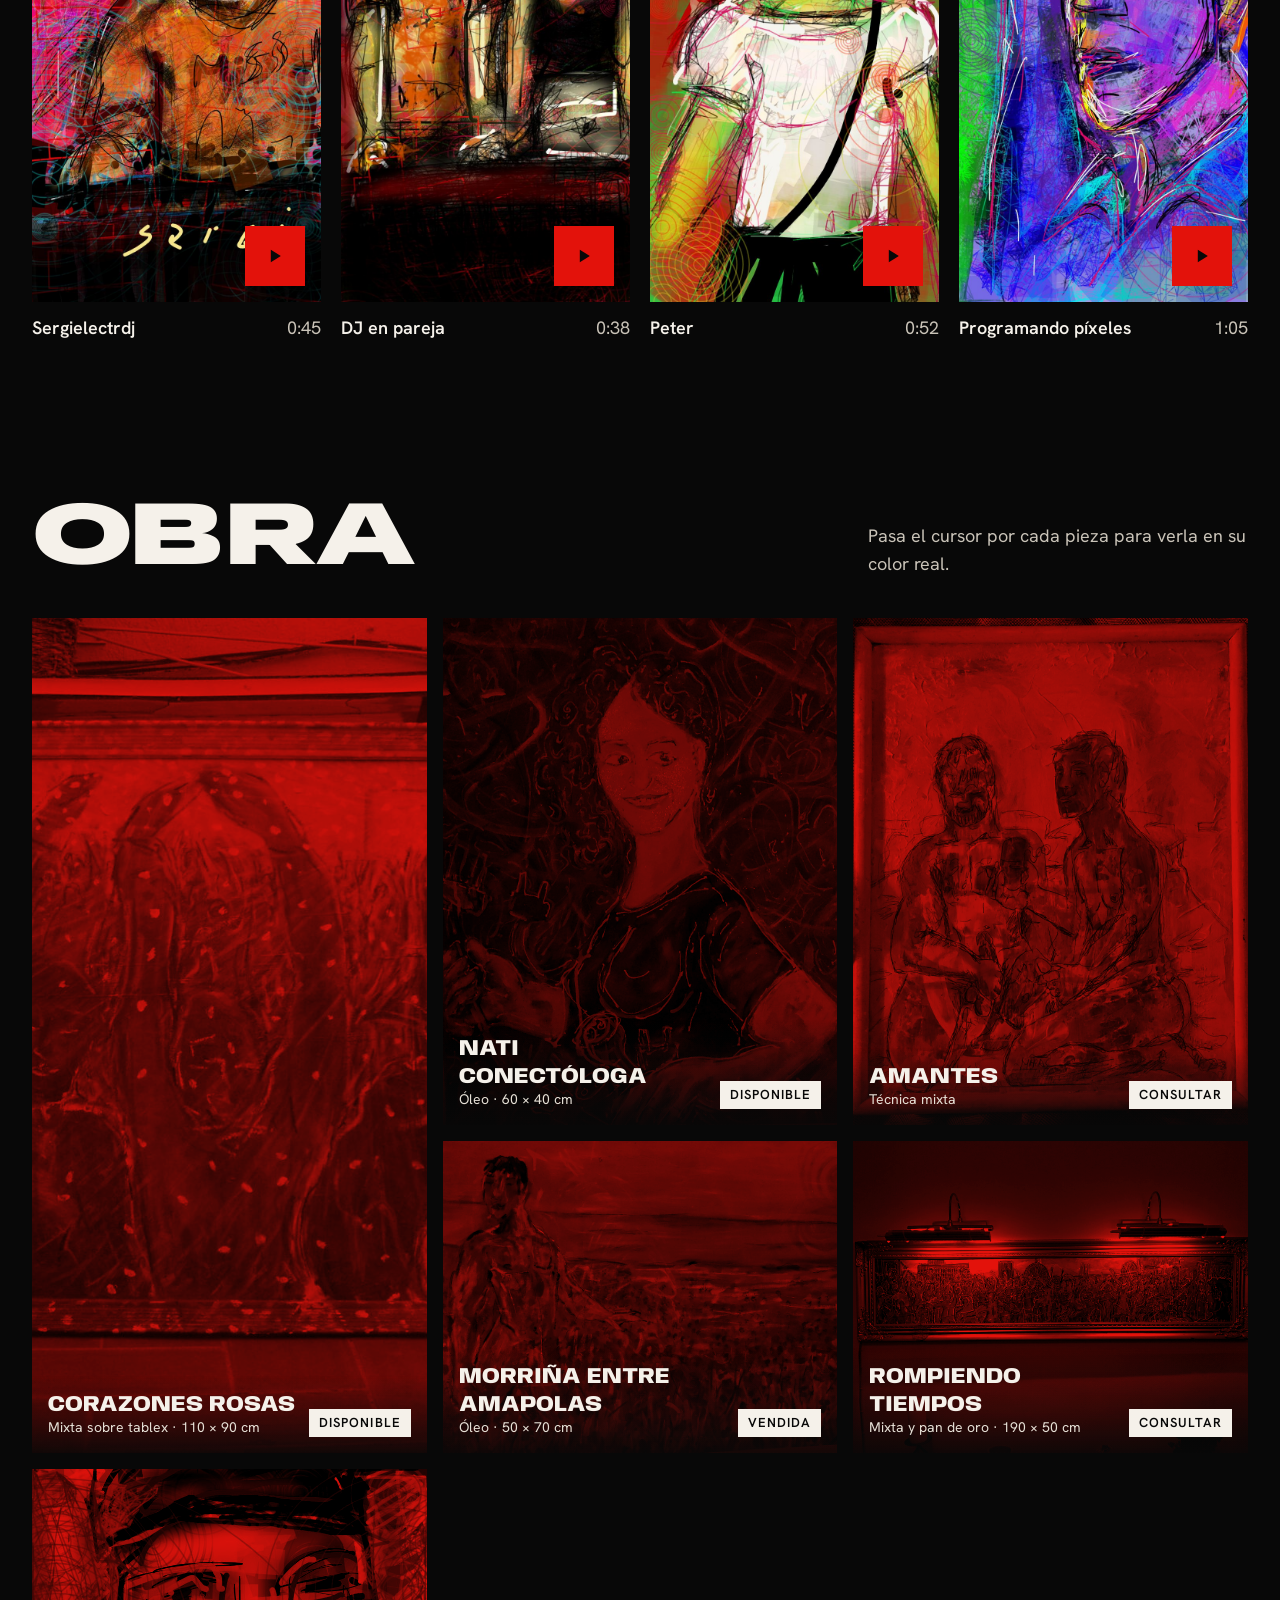
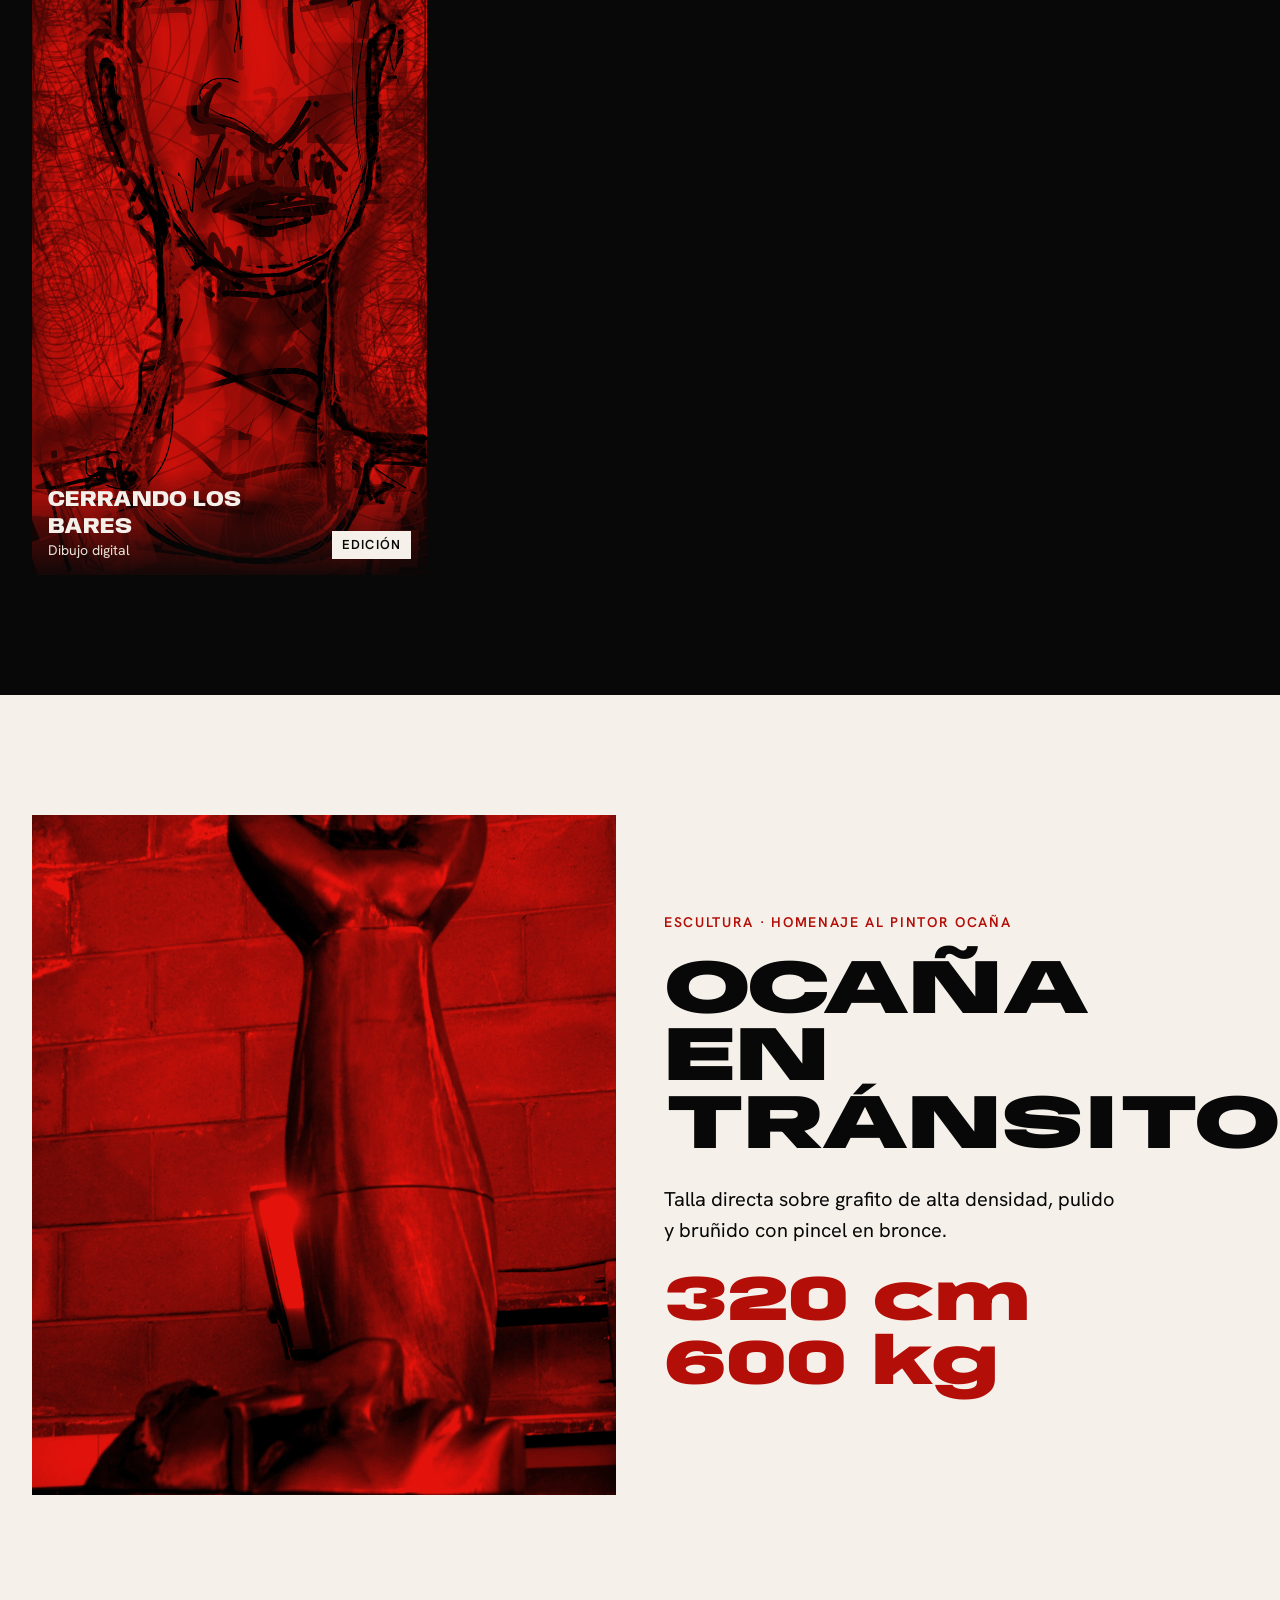
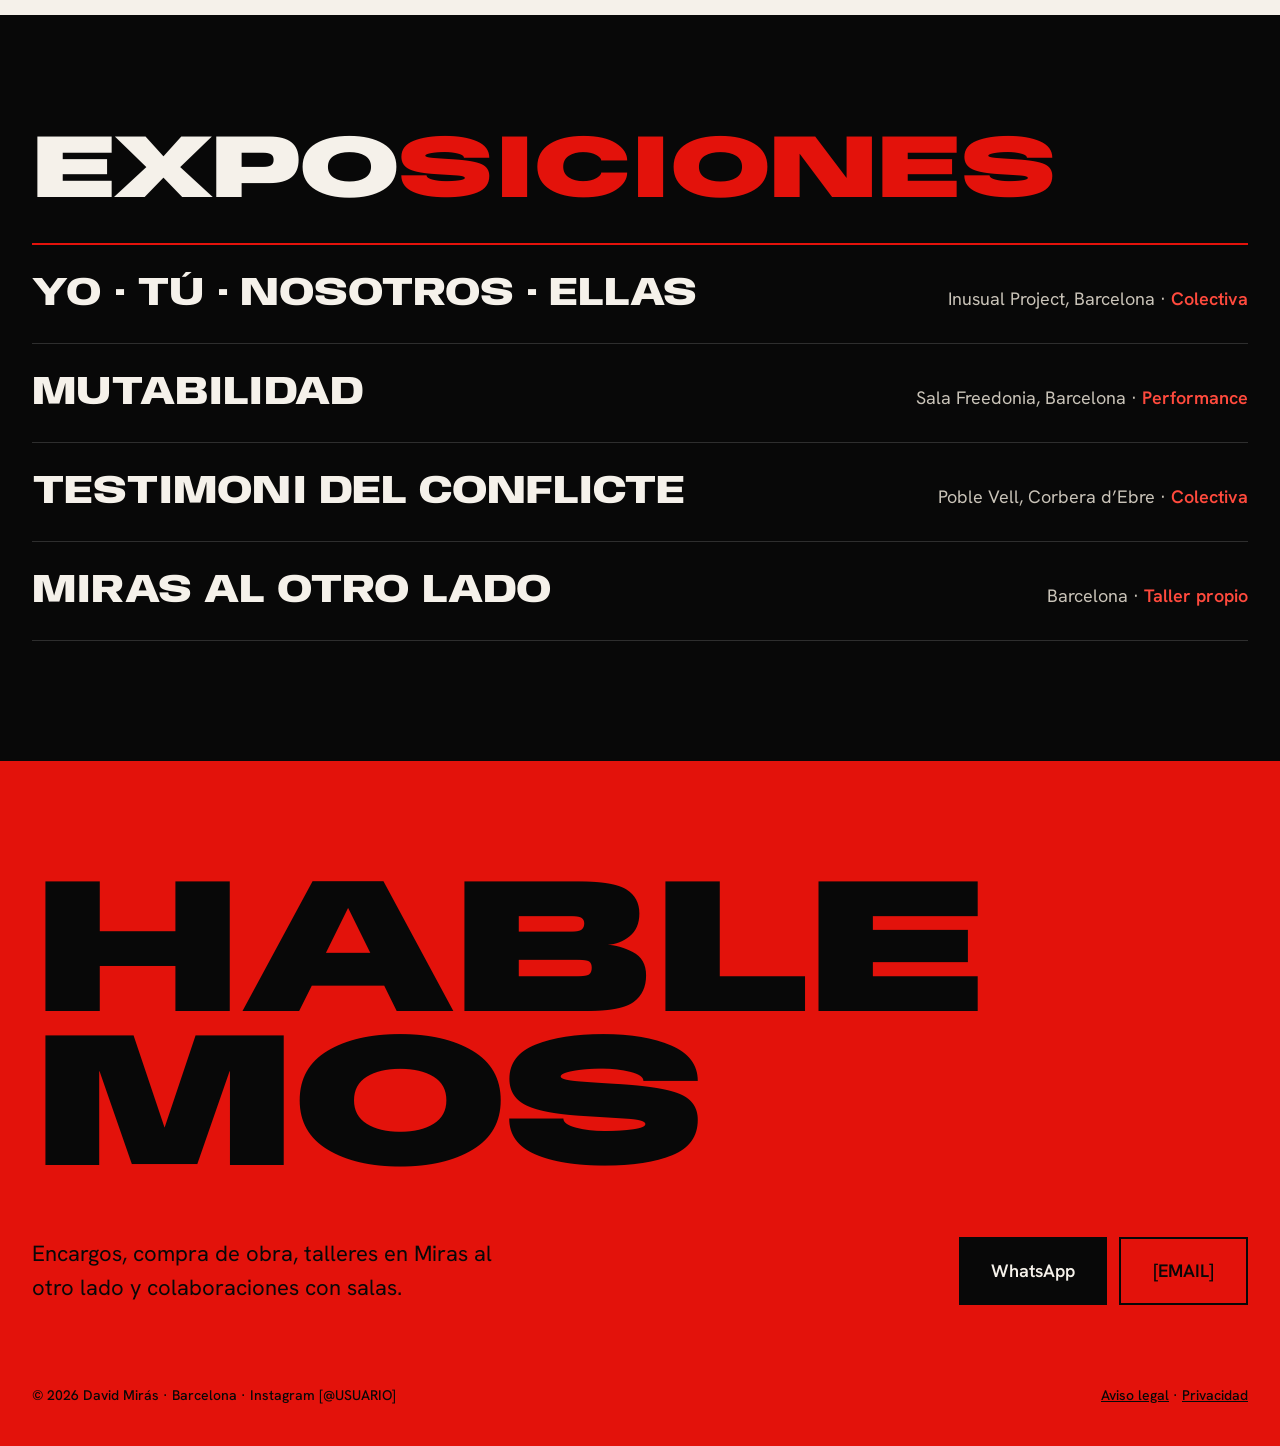
<file: propuesta-b/index.html>
<!doctype html>
<html lang="es">
<head>
<meta charset="utf-8">
<meta name="viewport" content="width=device-width, initial-scale=1">
<meta name="robots" content="noindex">
<title>David Mirás · Propuesta B · Noche roja</title>

<link rel="preconnect" href="https://fonts.googleapis.com">
<link href="https://fonts.googleapis.com/css2?family=Anybody:wdth,wght@50..150,300..900&amp;family=Hanken+Grotesk:wght@400;500;600&amp;display=swap" rel="stylesheet">
<style>
body{margin:0;background:#080808}
a{color:#F5F1EA}a:hover{color:#FF4A3D}
.duo{background:#E3120B;overflow:hidden}
.duo img{filter:grayscale(1) contrast(1.2);mix-blend-mode:multiply;transition:filter .3s}
.duo:hover img{filter:none;mix-blend-mode:normal}
</style>

<link rel="stylesheet" href="../barra.css">
</head>
<body>
<nav class="dm-barra" aria-label="Propuestas de diseño"><span class="dm-marca">David Mirás · Propuestas</span><div class="dm-pestanas"><a href="../index.html">Inicio</a><a href="../propuesta-a/index.html"><b>A</b> Manifiesto rojo</a><a href="../propuesta-b/index.html" aria-current="page"><b>B</b> Noche roja</a><a href="../propuesta-c/index.html"><b>C</b> Memoria viva</a><a href="../propuesta-d/index.html"><b>D</b> Cal y oro</a><a href="../propuesta-e/index.html"><b>E</b> Madrugada</a><a href="../propuesta-f/index.html"><b>F</b> Amapola</a><a href="../propuesta-g/index.html"><b>G</b> La sala</a><a href="../propuesta-h/index.html"><b>H</b> Espejos</a></div></nav>

<div style="background: #080808; color: #F5F1EA; font-family: 'Hanken Grotesk', system-ui, sans-serif; font-size: 18px; line-height: 1.55; overflow: hidden">

<section id="inicio" style="position: relative; padding: 0 0 80px">
<header style="max-width: 1440px; margin: 0 auto; padding: 24px 32px; display: flex; flex-wrap: wrap; gap: 12px 32px; align-items: center; justify-content: space-between">
<span style="font-family: Anybody, sans-serif; font-stretch: 150%; font-weight: 900; font-size: 20px; letter-spacing: -0.02em">D—M</span>
<nav aria-label="Principal" style="display: flex; flex-wrap: wrap; gap: 6px 28px; font-size: 15px; font-weight: 500">
<a href="#videos" style="text-decoration: none; padding: 10px 0">Vídeos</a>
<a href="#obra" style="text-decoration: none; padding: 10px 0">Obra</a>
<a href="#expos" style="text-decoration: none; padding: 10px 0">Exposiciones</a>
<a href="#contacto" style="text-decoration: none; padding: 10px 18px; background: #E3120B; color: #080808">Contacto</a>
</nav>
</header>
<h1 style="margin: 0; padding: 0 24px; display: flex; flex-direction: column; font-family: Anybody, sans-serif; font-stretch: 150%; font-weight: 900; text-transform: uppercase; letter-spacing: -0.04em; line-height: 0.8; color: #E3120B">
<span style="font-size: clamp(110px, 17.5vw, 260px)">David</span>
<span style="font-size: clamp(110px, 17.5vw, 260px); text-align: right; color: transparent; -webkit-text-stroke: 3px #E3120B">Mirás</span>
</h1>
<div style="position: relative; max-width: 1440px; margin: -150px auto 0; padding: 0 32px; display: grid; grid-template-columns: repeat(auto-fit, minmax(min(100%, 420px), 1fr)); gap: 32px; align-items: end">
<div class="duo" style="position: relative; height: 420px; border: 2px solid #E3120B">
<img src="../img/mutabilidad.jpg" alt="Fotograma de la performance Mutabilidad" style="width: 100%; height: 100%; object-fit: cover; display: block">
<span style="position: absolute; left: 16px; top: 16px; padding: 6px 12px; background: #080808; font-size: 13px; font-weight: 600; text-transform: uppercase; letter-spacing: 0.1em">● Vídeo en bucle</span>
</div>
<div style="display: flex; flex-direction: column; gap: 24px; padding-bottom: 8px">
<p style="margin: 0; font-family: Anybody, sans-serif; font-stretch: 75%; font-weight: 700; font-size: 44px; line-height: 1; text-transform: uppercase; letter-spacing: -0.01em">Pintura, escultura, dibujo digital y performance desde Barcelona.</p>
<div style="display: flex; flex-wrap: wrap; gap: 12px">
<a href="#videos" style="display: inline-flex; align-items: center; gap: 12px; min-height: 56px; padding: 0 26px; background: #E3120B; color: #080808; text-decoration: none; font-weight: 600"><svg aria-hidden="true" width="16" height="16" viewBox="0 0 24 24" fill="#080808"><path d="M7 4.5v15l12-7.5z"></path></svg>Ver vídeos</a>
<a href="#obra" style="display: inline-flex; align-items: center; min-height: 56px; padding: 0 26px; border: 2px solid #F5F1EA; text-decoration: none; font-weight: 600">Ver obra</a>
</div>
</div>
</div>
</section>

<div aria-hidden="true" style="background: #E3120B; color: #080808; white-space: nowrap; padding: 14px 0; transform: rotate(-2deg); margin: 20px -40px; font-family: Anybody, sans-serif; font-stretch: 130%; font-weight: 900; font-size: 30px; text-transform: uppercase">El instante produce el acontecimiento — El instante produce el acontecimiento — El instante produce el acontecimiento</div>

<section id="videos" style="max-width: 1440px; margin: 0 auto; padding: 120px 32px">
<div style="display: flex; flex-wrap: wrap; gap: 16px 40px; justify-content: space-between; align-items: end; margin-bottom: 48px">
<h2 style="margin: 0; font-family: Anybody, sans-serif; font-stretch: 150%; font-weight: 900; font-size: clamp(56px, 7vw, 104px); line-height: 0.85; text-transform: uppercase; letter-spacing: -0.04em">En<br><span style="color: #E3120B">movimiento</span></h2>
<p style="margin: 0; max-width: 400px; color: #C9C3B8">Cada retrato digital nace con el dedo sobre la pantalla del móvil. Aquí se ve trazo a trazo.</p>
</div>
<div style="display: grid; grid-template-columns: repeat(auto-fit, minmax(min(100%, 250px), 1fr)); gap: 20px">

<figure style="margin: 0; display: flex; flex-direction: column; gap: 12px">
<div style="position: relative; height: 540px; overflow: hidden; background: #161616">
<img src="../img/sergielectrdj.jpg" alt="Retrato digital Sergielectrdj" style="width: 100%; height: 100%; object-fit: cover; display: block">
<span aria-hidden="true" style="position: absolute; left: 12px; top: 4px; font-family: Anybody, sans-serif; font-stretch: 150%; font-weight: 900; font-size: 96px; line-height: 1; color: transparent; -webkit-text-stroke: 2px #F5F1EA">01</span>
<button type="button" aria-label="Reproducir vídeo Sergielectrdj" style="position: absolute; right: 16px; bottom: 16px; width: 60px; height: 60px; border: 0; background: #E3120B; display: flex; align-items: center; justify-content: center; cursor: pointer"><svg aria-hidden="true" width="20" height="20" viewBox="0 0 24 24" fill="#080808"><path d="M7 4.5v15l12-7.5z"></path></svg></button>
</div>
<figcaption style="display: flex; justify-content: space-between; gap: 8px; font-weight: 600"><span>Sergielectrdj</span><span style="color: #C9C3B8; font-weight: 400">0:45</span></figcaption>
</figure>

<figure style="margin: 0; display: flex; flex-direction: column; gap: 12px">
<div style="position: relative; height: 540px; overflow: hidden; background: #161616">
<img src="../img/dj-en-pareja.jpg" alt="Dibujo digital DJ en pareja" style="width: 100%; height: 100%; object-fit: cover; display: block">
<span aria-hidden="true" style="position: absolute; left: 12px; top: 4px; font-family: Anybody, sans-serif; font-stretch: 150%; font-weight: 900; font-size: 96px; line-height: 1; color: transparent; -webkit-text-stroke: 2px #F5F1EA">02</span>
<button type="button" aria-label="Reproducir vídeo DJ en pareja" style="position: absolute; right: 16px; bottom: 16px; width: 60px; height: 60px; border: 0; background: #E3120B; display: flex; align-items: center; justify-content: center; cursor: pointer"><svg aria-hidden="true" width="20" height="20" viewBox="0 0 24 24" fill="#080808"><path d="M7 4.5v15l12-7.5z"></path></svg></button>
</div>
<figcaption style="display: flex; justify-content: space-between; gap: 8px; font-weight: 600"><span>DJ en pareja</span><span style="color: #C9C3B8; font-weight: 400">0:38</span></figcaption>
</figure>

<figure style="margin: 0; display: flex; flex-direction: column; gap: 12px">
<div style="position: relative; height: 540px; overflow: hidden; background: #161616">
<img src="../img/peter.jpg" alt="Retrato digital Peter" style="width: 100%; height: 100%; object-fit: cover; display: block">
<span aria-hidden="true" style="position: absolute; left: 12px; top: 4px; font-family: Anybody, sans-serif; font-stretch: 150%; font-weight: 900; font-size: 96px; line-height: 1; color: transparent; -webkit-text-stroke: 2px #F5F1EA">03</span>
<button type="button" aria-label="Reproducir vídeo Peter" style="position: absolute; right: 16px; bottom: 16px; width: 60px; height: 60px; border: 0; background: #E3120B; display: flex; align-items: center; justify-content: center; cursor: pointer"><svg aria-hidden="true" width="20" height="20" viewBox="0 0 24 24" fill="#080808"><path d="M7 4.5v15l12-7.5z"></path></svg></button>
</div>
<figcaption style="display: flex; justify-content: space-between; gap: 8px; font-weight: 600"><span>Peter</span><span style="color: #C9C3B8; font-weight: 400">0:52</span></figcaption>
</figure>

<figure style="margin: 0; display: flex; flex-direction: column; gap: 12px">
<div style="position: relative; height: 540px; overflow: hidden; background: #161616">
<img src="../img/programando-pixeles.jpg" alt="Dibujo digital Programando píxeles" style="width: 100%; height: 100%; object-fit: cover; display: block">
<span aria-hidden="true" style="position: absolute; left: 12px; top: 4px; font-family: Anybody, sans-serif; font-stretch: 150%; font-weight: 900; font-size: 96px; line-height: 1; color: transparent; -webkit-text-stroke: 2px #F5F1EA">04</span>
<button type="button" aria-label="Reproducir vídeo Programando píxeles" style="position: absolute; right: 16px; bottom: 16px; width: 60px; height: 60px; border: 0; background: #E3120B; display: flex; align-items: center; justify-content: center; cursor: pointer"><svg aria-hidden="true" width="20" height="20" viewBox="0 0 24 24" fill="#080808"><path d="M7 4.5v15l12-7.5z"></path></svg></button>
</div>
<figcaption style="display: flex; justify-content: space-between; gap: 8px; font-weight: 600"><span>Programando píxeles</span><span style="color: #C9C3B8; font-weight: 400">1:05</span></figcaption>
</figure>

</div>
</section>

<section id="obra" style="max-width: 1440px; margin: 0 auto; padding: 40px 32px 120px">
<div style="display: flex; flex-wrap: wrap; gap: 16px 40px; justify-content: space-between; align-items: end; margin-bottom: 40px">
<h2 style="margin: 0; font-family: Anybody, sans-serif; font-stretch: 150%; font-weight: 900; font-size: clamp(56px, 7vw, 104px); line-height: 0.85; text-transform: uppercase; letter-spacing: -0.04em">Obra</h2>
<p style="margin: 0; color: #C9C3B8; max-width: 380px">Pasa el cursor por cada pieza para verla en su color real.</p>
</div>
<div style="display: grid; grid-template-columns: repeat(auto-fit, minmax(min(100%, 300px), 1fr)); grid-auto-flow: dense; gap: 16px">

<figure style="margin: 0; position: relative; grid-row: span 2">
<div class="duo" style="height: 100%; min-height: 640px"><img src="../img/entrada-ano.jpg" alt="Corazones rosas" style="width: 100%; height: 100%; min-height: 640px; object-fit: cover; display: block"></div>
<figcaption style="position: absolute; left: 0; bottom: 0; right: 0; padding: 16px; background: linear-gradient(180deg, rgba(8,8,8,0), rgba(8,8,8,0.9)); display: flex; justify-content: space-between; gap: 12px; align-items: end">
<span style="display: flex; flex-direction: column; line-height: 1.25"><strong style="font-family: Anybody, sans-serif; font-stretch: 110%; font-weight: 800; font-size: 22px; text-transform: uppercase">Corazones rosas</strong><span style="font-size: 14px; color: #E6E0D6">Mixta sobre tablex · 110 × 90 cm</span></span>
<span style="font-size: 13px; font-weight: 600; text-transform: uppercase; letter-spacing: 0.08em; color: #080808; background: #F5F1EA; padding: 4px 10px; white-space: nowrap">Disponible</span>
</figcaption>
</figure>

<figure style="margin: 0; position: relative; grid-row: span 1">
<div class="duo" style="height: 100%; min-height: 312px"><img src="../img/nati.jpg" alt="Nati conectóloga" style="width: 100%; height: 100%; min-height: 312px; object-fit: cover; display: block"></div>
<figcaption style="position: absolute; left: 0; bottom: 0; right: 0; padding: 16px; background: linear-gradient(180deg, rgba(8,8,8,0), rgba(8,8,8,0.9)); display: flex; justify-content: space-between; gap: 12px; align-items: end">
<span style="display: flex; flex-direction: column; line-height: 1.25"><strong style="font-family: Anybody, sans-serif; font-stretch: 110%; font-weight: 800; font-size: 22px; text-transform: uppercase">Nati conectóloga</strong><span style="font-size: 14px; color: #E6E0D6">Óleo · 60 × 40 cm</span></span>
<span style="font-size: 13px; font-weight: 600; text-transform: uppercase; letter-spacing: 0.08em; color: #080808; background: #F5F1EA; padding: 4px 10px; white-space: nowrap">Disponible</span>
</figcaption>
</figure>

<figure style="margin: 0; position: relative; grid-row: span 1">
<div class="duo" style="height: 100%; min-height: 312px"><img src="../img/amantes.jpg" alt="Amantes" style="width: 100%; height: 100%; min-height: 312px; object-fit: cover; display: block"></div>
<figcaption style="position: absolute; left: 0; bottom: 0; right: 0; padding: 16px; background: linear-gradient(180deg, rgba(8,8,8,0), rgba(8,8,8,0.9)); display: flex; justify-content: space-between; gap: 12px; align-items: end">
<span style="display: flex; flex-direction: column; line-height: 1.25"><strong style="font-family: Anybody, sans-serif; font-stretch: 110%; font-weight: 800; font-size: 22px; text-transform: uppercase">Amantes</strong><span style="font-size: 14px; color: #E6E0D6">Técnica mixta</span></span>
<span style="font-size: 13px; font-weight: 600; text-transform: uppercase; letter-spacing: 0.08em; color: #080808; background: #F5F1EA; padding: 4px 10px; white-space: nowrap">Consultar</span>
</figcaption>
</figure>

<figure style="margin: 0; position: relative; grid-row: span 1">
<div class="duo" style="height: 100%; min-height: 312px"><img src="../img/morrina.jpg" alt="Morriña entre amapolas" style="width: 100%; height: 100%; min-height: 312px; object-fit: cover; display: block"></div>
<figcaption style="position: absolute; left: 0; bottom: 0; right: 0; padding: 16px; background: linear-gradient(180deg, rgba(8,8,8,0), rgba(8,8,8,0.9)); display: flex; justify-content: space-between; gap: 12px; align-items: end">
<span style="display: flex; flex-direction: column; line-height: 1.25"><strong style="font-family: Anybody, sans-serif; font-stretch: 110%; font-weight: 800; font-size: 22px; text-transform: uppercase">Morriña entre amapolas</strong><span style="font-size: 14px; color: #E6E0D6">Óleo · 50 × 70 cm</span></span>
<span style="font-size: 13px; font-weight: 600; text-transform: uppercase; letter-spacing: 0.08em; color: #080808; background: #F5F1EA; padding: 4px 10px; white-space: nowrap">Vendida</span>
</figcaption>
</figure>

<figure style="margin: 0; position: relative; grid-row: span 1">
<div class="duo" style="height: 100%; min-height: 312px"><img src="../img/rompiendo-tiempos.jpg" alt="Rompiendo tiempos" style="width: 100%; height: 100%; min-height: 312px; object-fit: cover; display: block"></div>
<figcaption style="position: absolute; left: 0; bottom: 0; right: 0; padding: 16px; background: linear-gradient(180deg, rgba(8,8,8,0), rgba(8,8,8,0.9)); display: flex; justify-content: space-between; gap: 12px; align-items: end">
<span style="display: flex; flex-direction: column; line-height: 1.25"><strong style="font-family: Anybody, sans-serif; font-stretch: 110%; font-weight: 800; font-size: 22px; text-transform: uppercase">Rompiendo tiempos</strong><span style="font-size: 14px; color: #E6E0D6">Mixta y pan de oro · 190 × 50 cm</span></span>
<span style="font-size: 13px; font-weight: 600; text-transform: uppercase; letter-spacing: 0.08em; color: #080808; background: #F5F1EA; padding: 4px 10px; white-space: nowrap">Consultar</span>
</figcaption>
</figure>

<figure style="margin: 0; position: relative; grid-row: span 2">
<div class="duo" style="height: 100%; min-height: 640px"><img src="../img/cerrando-bares.jpg" alt="Cerrando los bares" style="width: 100%; height: 100%; min-height: 640px; object-fit: cover; display: block"></div>
<figcaption style="position: absolute; left: 0; bottom: 0; right: 0; padding: 16px; background: linear-gradient(180deg, rgba(8,8,8,0), rgba(8,8,8,0.9)); display: flex; justify-content: space-between; gap: 12px; align-items: end">
<span style="display: flex; flex-direction: column; line-height: 1.25"><strong style="font-family: Anybody, sans-serif; font-stretch: 110%; font-weight: 800; font-size: 22px; text-transform: uppercase">Cerrando los bares</strong><span style="font-size: 14px; color: #E6E0D6">Dibujo digital</span></span>
<span style="font-size: 13px; font-weight: 600; text-transform: uppercase; letter-spacing: 0.08em; color: #080808; background: #F5F1EA; padding: 4px 10px; white-space: nowrap">Edición</span>
</figcaption>
</figure>

</div>
</section>

<section style="background: #F5F1EA; color: #080808">
<div style="max-width: 1440px; margin: 0 auto; padding: 120px 32px; display: grid; grid-template-columns: repeat(auto-fit, minmax(min(100%, 440px), 1fr)); gap: 48px; align-items: center">
<div class="duo" style="height: 680px"><img src="../img/ocana-1.jpg" alt="Ocaña en tránsito, escultura de grafito" style="width: 100%; height: 100%; object-fit: cover; display: block"></div>
<div style="display: flex; flex-direction: column; gap: 24px">
<p style="margin: 0; font-size: 14px; font-weight: 600; text-transform: uppercase; letter-spacing: 0.12em; color: #B30E08">Escultura · homenaje al pintor Ocaña</p>
<h2 style="margin: 0; font-family: Anybody, sans-serif; font-stretch: 150%; font-weight: 900; font-size: clamp(56px, 6vw, 92px); line-height: 0.88; text-transform: uppercase; letter-spacing: -0.04em">Ocaña en tránsito</h2>
<p style="margin: 0; font-size: 20px; max-width: 460px">Talla directa sobre grafito de alta densidad, pulido y bruñido con pincel en bronce.</p>
<p style="margin: 0; font-family: Anybody, sans-serif; font-stretch: 150%; font-weight: 900; font-size: 64px; line-height: 1; letter-spacing: -0.03em; color: #B30E08">320 cm<br>600 kg</p>
</div>
</div>
</section>

<section id="expos" style="max-width: 1440px; margin: 0 auto; padding: 120px 32px">
<h2 style="margin: 0 0 32px; font-family: Anybody, sans-serif; font-stretch: 150%; font-weight: 900; font-size: clamp(56px, 7vw, 104px); line-height: 0.85; text-transform: uppercase; letter-spacing: -0.04em">Expo<span style="color: #E3120B">siciones</span></h2>
<ul style="list-style: none; margin: 0; padding: 0; border-top: 2px solid #E3120B">

<li style="display: flex; flex-wrap: wrap; gap: 8px 32px; justify-content: space-between; align-items: baseline; padding: 28px 0; border-bottom: 1px solid #2E2E2E">
<span style="font-family: Anybody, sans-serif; font-stretch: 120%; font-weight: 800; font-size: 40px; line-height: 1.05; text-transform: uppercase; letter-spacing: -0.02em">yo · tú · nosotros · ellas</span>
<span style="color: #C9C3B8">Inusual Project, Barcelona · <span style="color: #FF4A3D; font-weight: 600">Colectiva</span></span>
</li>

<li style="display: flex; flex-wrap: wrap; gap: 8px 32px; justify-content: space-between; align-items: baseline; padding: 28px 0; border-bottom: 1px solid #2E2E2E">
<span style="font-family: Anybody, sans-serif; font-stretch: 120%; font-weight: 800; font-size: 40px; line-height: 1.05; text-transform: uppercase; letter-spacing: -0.02em">Mutabilidad</span>
<span style="color: #C9C3B8">Sala Freedonia, Barcelona · <span style="color: #FF4A3D; font-weight: 600">Performance</span></span>
</li>

<li style="display: flex; flex-wrap: wrap; gap: 8px 32px; justify-content: space-between; align-items: baseline; padding: 28px 0; border-bottom: 1px solid #2E2E2E">
<span style="font-family: Anybody, sans-serif; font-stretch: 120%; font-weight: 800; font-size: 40px; line-height: 1.05; text-transform: uppercase; letter-spacing: -0.02em">Testimoni del conflicte</span>
<span style="color: #C9C3B8">Poble Vell, Corbera d’Ebre · <span style="color: #FF4A3D; font-weight: 600">Colectiva</span></span>
</li>

<li style="display: flex; flex-wrap: wrap; gap: 8px 32px; justify-content: space-between; align-items: baseline; padding: 28px 0; border-bottom: 1px solid #2E2E2E">
<span style="font-family: Anybody, sans-serif; font-stretch: 120%; font-weight: 800; font-size: 40px; line-height: 1.05; text-transform: uppercase; letter-spacing: -0.02em">Miras al otro lado</span>
<span style="color: #C9C3B8">Barcelona · <span style="color: #FF4A3D; font-weight: 600">Taller propio</span></span>
</li>

</ul>
</section>

<section id="contacto" style="background: #E3120B; color: #080808">
<div style="max-width: 1440px; margin: 0 auto; padding: 120px 32px 40px">
<h2 style="margin: 0; font-family: Anybody, sans-serif; font-stretch: 150%; font-weight: 900; font-size: clamp(90px, 15vw, 220px); line-height: 0.8; text-transform: uppercase; letter-spacing: -0.05em">Hable<br>mos</h2>
<div style="display: flex; flex-wrap: wrap; gap: 16px 40px; align-items: center; justify-content: space-between; margin-top: 48px">
<p style="margin: 0; font-size: 22px; max-width: 480px">Encargos, compra de obra, talleres en Miras al otro lado y colaboraciones con salas.</p>
<div style="display: flex; flex-wrap: wrap; gap: 12px">
<a href="#" style="display: inline-flex; align-items: center; min-height: 64px; padding: 0 32px; background: #080808; color: #F5F1EA; text-decoration: none; font-size: 18px; font-weight: 600">WhatsApp</a>
<a href="mailto:[EMAIL]" style="display: inline-flex; align-items: center; min-height: 64px; padding: 0 32px; border: 2px solid #080808; color: #080808; text-decoration: none; font-size: 18px; font-weight: 600">[EMAIL]</a>
</div>
</div>
<p style="margin: 80px 0 0; display: flex; flex-wrap: wrap; justify-content: space-between; gap: 12px; font-size: 14px; font-weight: 500"><span>© 2026 David Mirás · Barcelona · Instagram [@USUARIO]</span><span><a href="#" style="color: #080808">Aviso legal</a> · <a href="#" style="color: #080808">Privacidad</a></span></p>
</div>
</section>

</div>

<script src="../barra.js"></script>
</body>
</html>
</file>
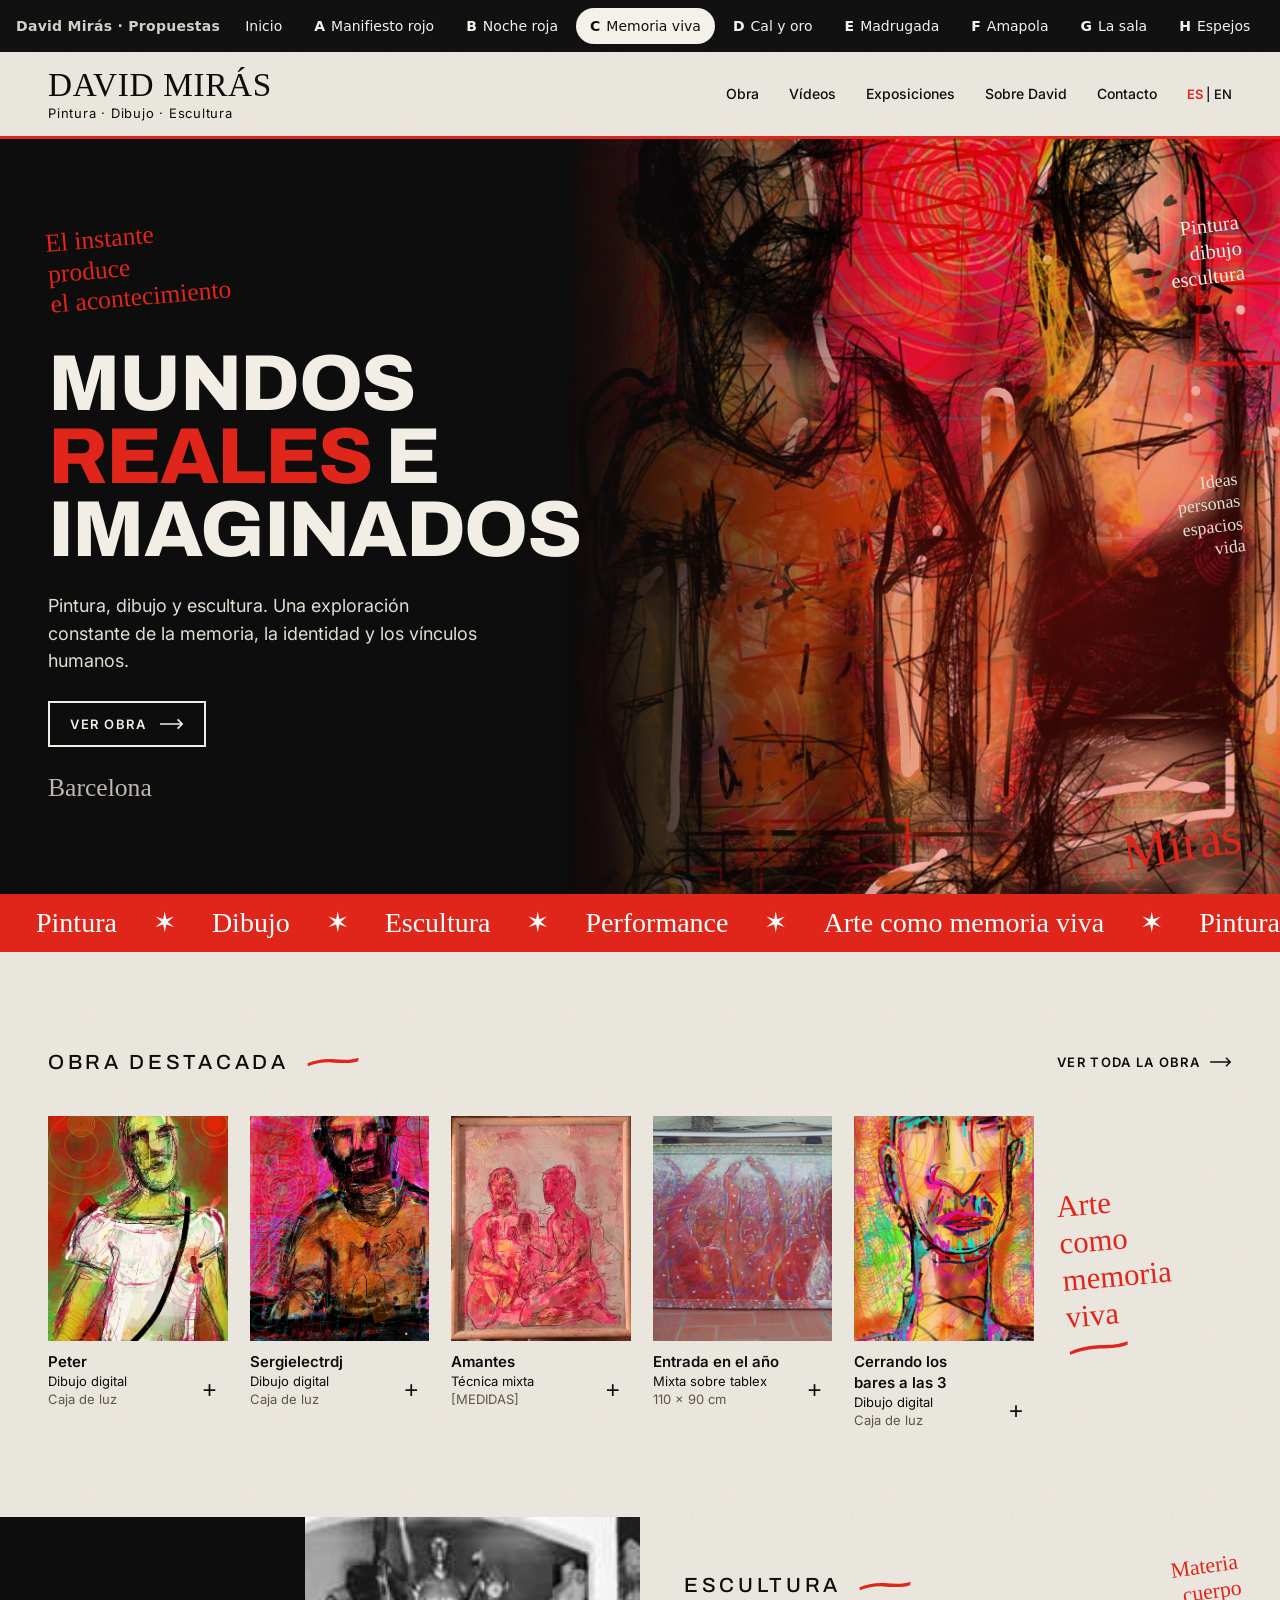
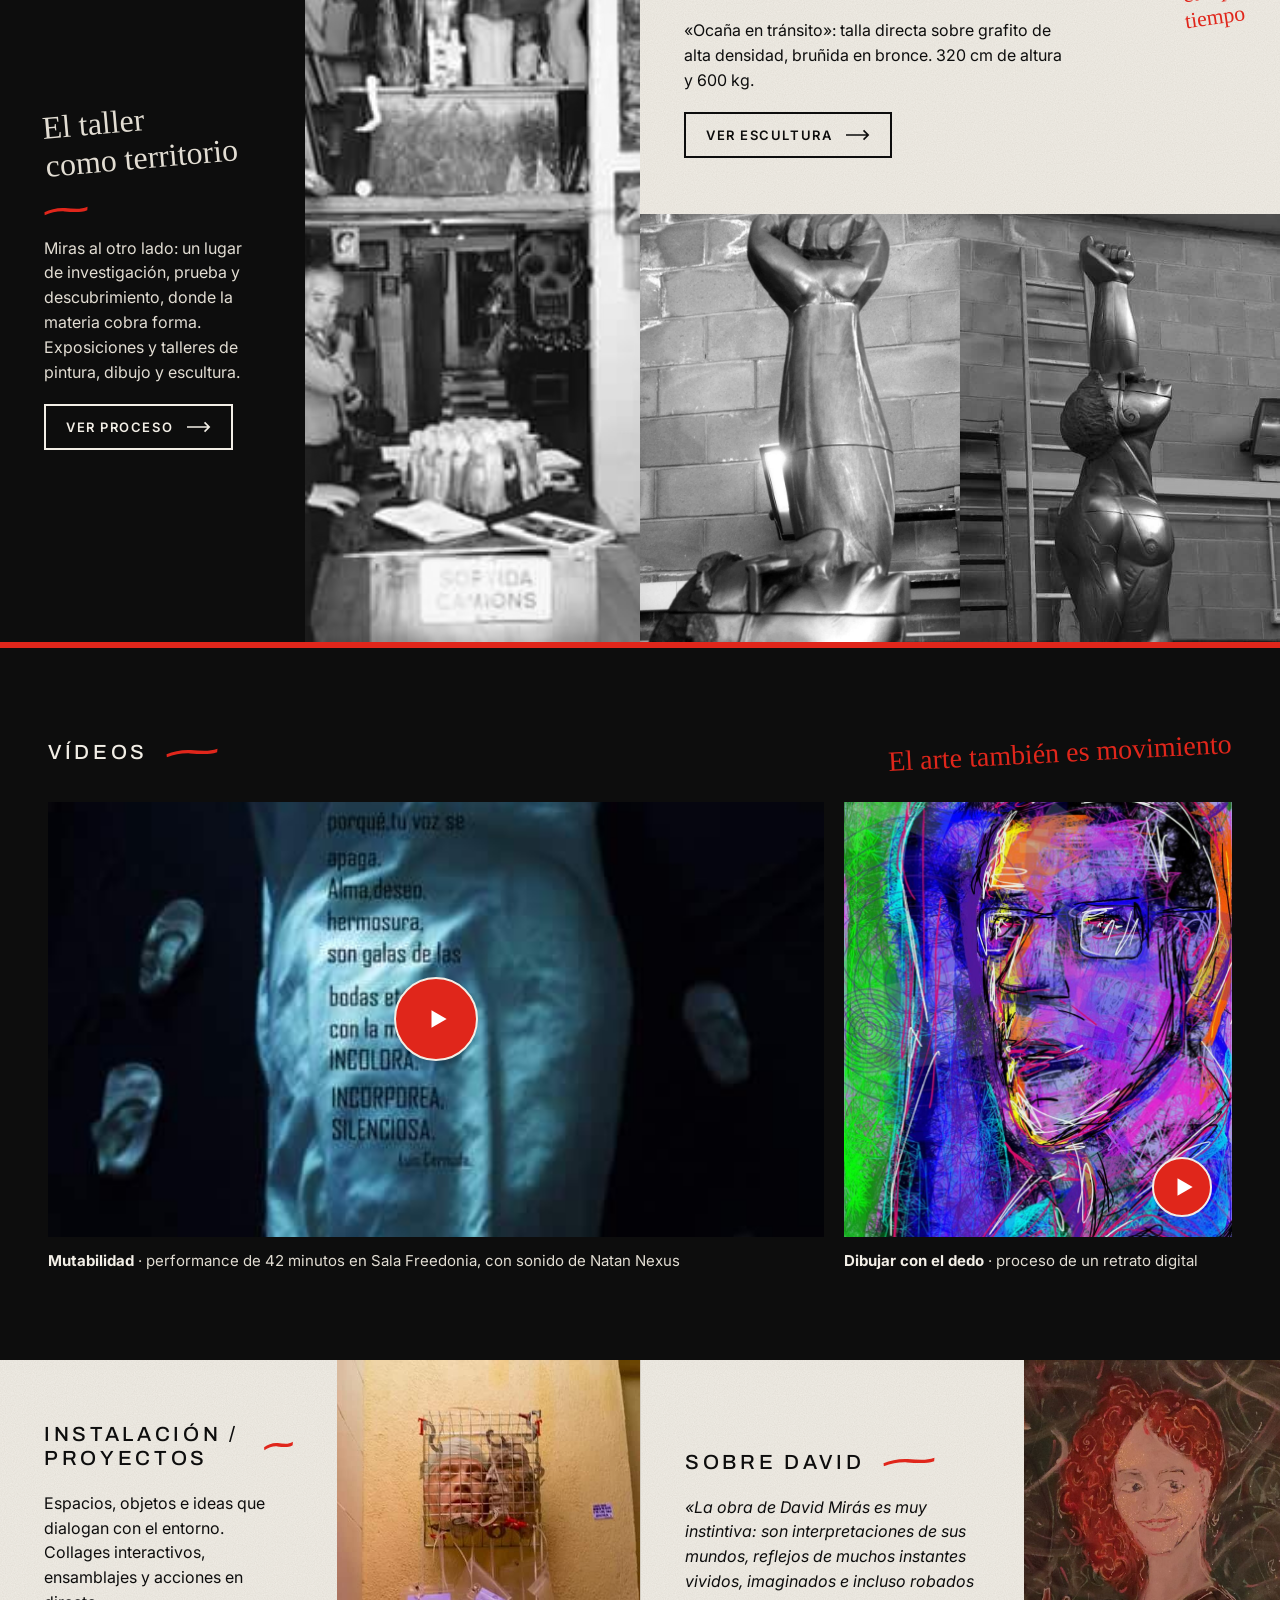
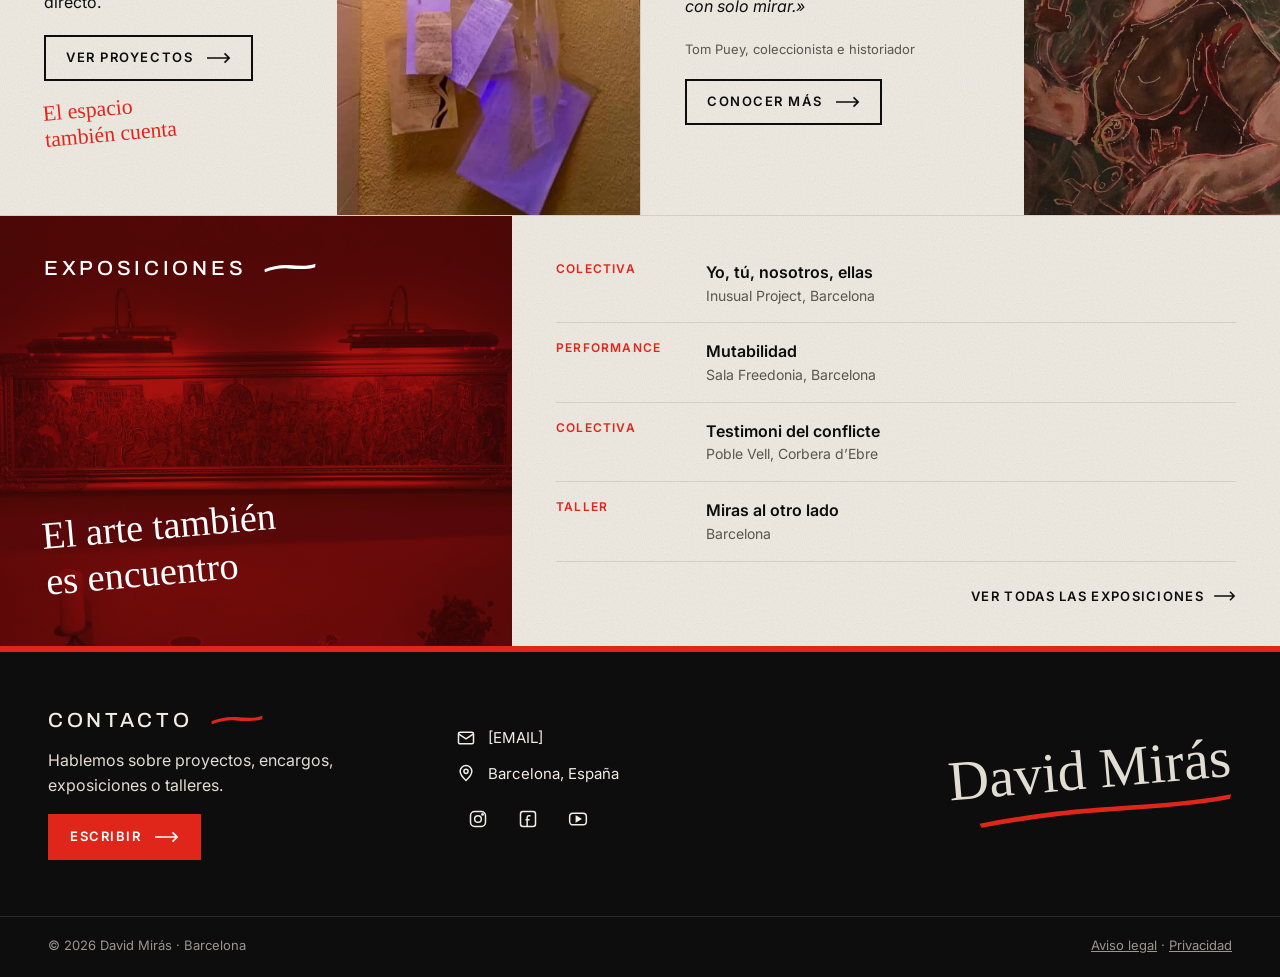
<file: propuesta-c/index.html>
<!doctype html>
<html lang="es">
<head>
<meta charset="utf-8">
<meta name="viewport" content="width=device-width, initial-scale=1">
<meta name="robots" content="noindex">
<title>David Mirás · Propuesta C · Memoria viva</title>
<link rel="preconnect" href="https://fonts.googleapis.com">
<link href="https://fonts.googleapis.com/css2?family=Archivo:wght@500;600;800&family=Inter:wght@400;500;600&family=Permanent+Marker&display=swap" rel="stylesheet">
<link rel="stylesheet" href="../barra.css">
<style>
:root{
  --rojo:#E0261B; --rojo-osc:#A8120E; --negro:#0D0D0D; --crema:#F2EEE6; --crema-2:#E9E3D8; --gris:#5A554D;
  --mano:'Permanent Marker',cursive; --titulo:Archivo,sans-serif;
  --trazo:url("data:image/svg+xml,%3Csvg xmlns='http://www.w3.org/2000/svg' viewBox='0 0 300 24' preserveAspectRatio='none'%3E%3Cpath d='M3 15c40-7 88-11 140-10 50 1 100 5 154-3l-2 8c-50 7-104 4-156 3-48-1-90 3-134 9z' fill='%23E0261B'/%3E%3C/svg%3E");
}
*{box-sizing:border-box}
html{scroll-behavior:smooth;scroll-padding-top:140px}
body{margin:0;background:var(--crema);color:var(--negro);font:16px/1.55 Inter,system-ui,sans-serif}
img{display:block;max-width:100%}
a{color:inherit}
.papel{background-color:var(--crema);background-image:url("data:image/svg+xml,%3Csvg xmlns='http://www.w3.org/2000/svg' width='160' height='160'%3E%3Cfilter id='n'%3E%3CfeTurbulence type='fractalNoise' baseFrequency='.9' numOctaves='2' stitchTiles='stitch'/%3E%3CfeColorMatrix values='0 0 0 0 0 0 0 0 0 0 0 0 0 0 0 0 0 0 .07 0'/%3E%3C/filter%3E%3Crect width='100%25' height='100%25' filter='url(%23n)'/%3E%3C/svg%3E")}
.mano{font-family:var(--mano);font-weight:400;line-height:1.2}
.rojo{color:var(--rojo)}
.inclinado{transform:rotate(-5deg);transform-origin:left center}
.contenedor{max-width:1360px;margin:0 auto;padding:0 clamp(20px,4vw,48px)}
.etiqueta{display:flex;align-items:center;gap:18px;margin:0;font:500 clamp(17px,1.6vw,21px)/1.2 var(--titulo);letter-spacing:.18em;text-transform:uppercase}
.etiqueta::after{content:"";width:52px;height:10px;background:var(--trazo) center/100% 100% no-repeat}
.boton{display:inline-flex;align-items:center;gap:14px;min-height:46px;padding:0 20px;border:2px solid currentColor;text-decoration:none;font:600 13px/1 Inter,sans-serif;letter-spacing:.12em;text-transform:uppercase;transition:background .2s,color .2s,border-color .2s}
.boton svg{width:24px;height:12px;flex:none}
.boton:hover{background:var(--rojo);border-color:var(--rojo);color:#fff}
.boton.lleno{background:var(--rojo);border-color:var(--rojo);color:#fff}
.boton.lleno:hover{background:var(--crema);border-color:var(--crema);color:var(--negro)}

/* Cabecera */
.cabecera{position:sticky;top:52px;z-index:50;border-bottom:3px solid var(--rojo)}
.cabecera .contenedor{display:flex;align-items:center;justify-content:space-between;gap:24px;min-height:84px}
.logo{display:flex;flex-direction:column;text-decoration:none;line-height:1}
.logo b{font:400 clamp(26px,2.6vw,34px)/1 var(--mano);letter-spacing:.02em}
.logo span{font-size:13px;letter-spacing:.06em;margin-top:5px}
.menu{display:flex;align-items:center;gap:30px;font-size:14px;font-weight:500}
.menu a{text-decoration:none;padding:6px 0;background:linear-gradient(var(--rojo),var(--rojo)) left bottom/0 2px no-repeat;transition:background-size .25s}
.menu a:hover{background-size:100% 2px}
.idioma{font-size:13px}.idioma a:first-child{color:var(--rojo);font-weight:600}
.abrir{display:none;width:44px;height:44px;border:0;background:none;cursor:pointer;padding:0}
.abrir span{display:block;width:26px;height:2.5px;background:var(--negro);margin:5px auto}

/* Portada */
.portada{position:relative;background:var(--negro);color:var(--crema);overflow:hidden}
.portada-rejilla{display:grid;grid-template-columns:minmax(0,1fr) minmax(0,1.25fr);min-height:min(78vh,720px)}
.portada-texto{position:relative;z-index:2;padding:clamp(48px,7vw,96px) clamp(20px,4vw,48px);display:flex;flex-direction:column;justify-content:center;gap:26px;max-width:640px;margin-left:auto}
.portada-texto .mano{font-size:clamp(20px,2vw,26px);margin:0}
.portada h1{margin:0;font:800 clamp(46px,6.2vw,96px)/.92 var(--titulo);letter-spacing:-.02em;text-transform:uppercase}
.portada h1 em{font-style:normal;color:var(--rojo)}
.portada-texto p.sub{margin:0;max-width:440px;font-size:18px;color:#E2DDD3}
.portada .boton{align-self:flex-start;color:var(--crema)}
.ciudad{font-size:17px;color:#BDB7AC;margin:0}
.portada-imagen{position:relative;min-height:420px}
.portada-imagen img{position:absolute;inset:0;width:100%;height:100%;object-fit:cover;object-position:center 30%}
.portada-imagen::before{content:"";position:absolute;inset:0;z-index:1;background:linear-gradient(90deg,var(--negro) 0%,rgba(13,13,13,.55) 22%,rgba(13,13,13,0) 48%),radial-gradient(ellipse at 70% 60%,rgba(224,38,27,.35),rgba(224,38,27,0) 65%)}
.portada-imagen::after{content:"";position:absolute;inset:0;z-index:1;background:var(--rojo);mix-blend-mode:multiply;opacity:.28}
.nota{position:absolute;z-index:2;margin:0;font-family:var(--mano);line-height:1.25;text-align:right;transform:rotate(-7deg)}
.nota-1{right:clamp(16px,3vw,40px);top:10%;font-size:clamp(17px,1.6vw,22px)}
.nota-2{right:clamp(16px,3vw,40px);top:44%;font-size:clamp(15px,1.4vw,19px);color:#E2DDD3}
.firma{position:absolute;z-index:2;right:clamp(16px,3vw,40px);bottom:24px;margin:0;font:400 clamp(36px,4vw,56px)/1 var(--mano);color:var(--rojo);transform:rotate(-9deg)}

/* Cinta roja */
.cinta{background:var(--rojo);color:#fff;overflow:hidden;white-space:nowrap;padding:14px 0;font:400 clamp(20px,2.2vw,28px)/1.1 var(--mano)}
.cinta-pista{display:inline-flex;gap:36px;animation:cinta 40s linear infinite;padding-left:36px}
.cinta-pista span{flex:none}
@keyframes cinta{to{transform:translateX(-50%)}}
@media (prefers-reduced-motion:reduce){.cinta-pista{animation:none}}

/* Obra */
.obra{padding:clamp(56px,7vw,88px) 0}
.obra-cabeza{display:flex;flex-wrap:wrap;gap:12px 24px;justify-content:space-between;align-items:center;margin-bottom:32px}
.enlace{display:inline-flex;align-items:center;gap:10px;min-height:44px;font-size:13px;font-weight:600;letter-spacing:.1em;text-transform:uppercase;text-decoration:none}
.enlace:hover{color:var(--rojo)}
.obra-cuerpo{display:grid;grid-template-columns:minmax(0,1fr) 170px;gap:28px;align-items:center}
.obras{display:grid;grid-template-columns:repeat(5,minmax(0,1fr));gap:22px}
.pieza{margin:0;display:flex;flex-direction:column;gap:10px}
.pieza-img{position:relative;overflow:hidden;aspect-ratio:4/5;background:var(--crema-2)}
.pieza-img img{width:100%;height:100%;object-fit:cover;transition:transform .5s}
.pieza:hover .pieza-img img{transform:scale(1.05)}
.pieza-img::after{content:"";position:absolute;left:0;right:0;bottom:0;height:5px;background:var(--rojo);transform:scaleX(0);transform-origin:left;transition:transform .35s}
.pieza:hover .pieza-img::after{transform:scaleX(1)}
.pieza figcaption{display:flex;justify-content:space-between;gap:8px;align-items:flex-end;font-size:13px;line-height:1.4}
.pieza strong{display:block;font-size:15px;font-weight:600}
.pieza small{display:block;color:var(--gris);font-size:13px}
.mas{flex:none;width:36px;height:36px;border:0;border-radius:50%;background:none;cursor:pointer;font-size:24px;line-height:1;color:var(--negro)}
.mas:hover{background:var(--rojo);color:#fff}
.lema{font-size:clamp(24px,2.4vw,32px);color:var(--rojo);margin:0}
.lema::after{content:"";display:block;width:60px;height:10px;margin-top:10px;background:var(--trazo) center/100% 100% no-repeat}

/* Bloques en dos columnas */
.duo{display:grid;grid-template-columns:repeat(2,minmax(0,1fr))}
.panel-negro{background:var(--negro);color:var(--crema);display:grid;grid-template-columns:minmax(0,1fr) minmax(0,1.1fr)}
.panel-texto{padding:clamp(36px,5vw,56px) clamp(20px,4vw,44px);display:flex;flex-direction:column;justify-content:center;gap:20px;position:relative}
.panel-texto p{margin:0}
.panel-negro .panel-texto p{color:#E2DDD3}
.titulo-mano{font-size:clamp(26px,2.5vw,34px);margin:0}
.raya{width:44px;height:10px;background:var(--trazo) center/100% 100% no-repeat}
.foto-gris{width:100%;height:100%;min-height:340px;object-fit:cover;filter:grayscale(1) contrast(1.05)}
.escultura{display:flex;flex-direction:column}
.escultura .panel-texto{justify-content:flex-start}
.escultura .nota-esc{position:absolute;right:clamp(20px,3vw,40px);top:36px;margin:0;font-size:clamp(18px,1.7vw,23px);text-align:right;transform:rotate(-8deg);color:var(--rojo)}
.escultura-fotos{flex:1;display:grid;grid-template-columns:1fr 1fr;min-height:280px}
.escultura-fotos img{width:100%;height:100%;object-fit:cover;filter:grayscale(1)}
.panel-negro .boton{color:var(--crema)}
.panel-texto .boton{align-self:flex-start}

/* Vídeos */
.videos{background:var(--negro);color:var(--crema);padding:clamp(56px,7vw,88px) 0;border-top:6px solid var(--rojo)}
.videos .obra-cabeza .mano{font-size:clamp(22px,2.2vw,28px);margin:0;transform:rotate(-3deg)}
.videos-rejilla{display:grid;grid-template-columns:2fr 1fr;gap:20px}
.video{margin:0;display:flex;flex-direction:column;gap:12px}
.video-marco{position:relative;overflow:hidden;height:clamp(280px,34vw,480px);background:#1A1A1A}
.video-marco img{width:100%;height:100%;object-fit:cover;transition:transform .5s}
.video:hover .video-marco img{transform:scale(1.04)}
.play{position:absolute;left:50%;top:50%;transform:translate(-50%,-50%);width:84px;height:84px;border-radius:50%;border:2px solid var(--crema);background:var(--rojo);display:flex;align-items:center;justify-content:center;cursor:pointer;box-shadow:0 0 0 0 rgba(224,38,27,.6);animation:latido 2.4s infinite}
.play svg{width:26px;height:26px;margin-left:4px}
.video.peq .play{left:auto;top:auto;right:20px;bottom:20px;transform:none;width:60px;height:60px}
@keyframes latido{70%{box-shadow:0 0 0 18px rgba(224,38,27,0)}100%{box-shadow:0 0 0 0 rgba(224,38,27,0)}}
.video figcaption{font-size:15px;color:#E2DDD3}
.video figcaption strong{color:var(--crema)}

/* Instalación y sobre David */
.instal{display:grid;grid-template-columns:minmax(0,1fr) minmax(0,.9fr);border-bottom:1px solid #D4CEC3}
.instal img{width:100%;height:100%;min-height:340px;object-fit:cover}
.sobre{display:grid;grid-template-columns:minmax(0,1.2fr) minmax(0,.8fr);align-items:center;border-bottom:1px solid #D4CEC3;border-left:1px solid #D4CEC3}
.sobre blockquote{margin:0;font-style:italic}
.sobre .autor{font-size:13px;color:var(--gris)}
.sobre img{width:100%;height:100%;min-height:340px;object-fit:cover}
.mano-roja{font-size:clamp(18px,1.7vw,22px);color:var(--rojo);margin:0}

/* Exposiciones */
.expos{display:grid;grid-template-columns:minmax(0,.8fr) minmax(0,1.2fr)}
.expos-foto{position:relative;min-height:340px;background:var(--rojo-osc);color:#fff;display:flex;flex-direction:column;justify-content:space-between;padding:40px clamp(20px,4vw,44px);overflow:hidden}
.expos-foto img{position:absolute;inset:0;width:100%;height:100%;object-fit:cover;mix-blend-mode:multiply;opacity:.75;filter:grayscale(.3)}
.expos-foto>*{position:relative}
.expos-foto .etiqueta::after{filter:brightness(10)}
.expos-foto .mano{font-size:clamp(28px,3vw,40px);margin:0}
.expos-lista{padding:28px clamp(20px,4vw,44px);display:flex;flex-direction:column}
.expos-lista ul{list-style:none;margin:0;padding:0}
.expos-lista li{display:grid;grid-template-columns:130px minmax(0,1fr);gap:20px;padding:16px 0;border-bottom:1px solid #D4CEC3}
.expos-lista li span:first-child{font-size:12px;font-weight:600;letter-spacing:.1em;text-transform:uppercase;color:var(--rojo)}
.expos-lista li strong{display:block;font-weight:600}
.expos-lista li small{display:block;font-size:14px;color:var(--gris)}
.expos-lista .enlace{align-self:flex-end;margin-top:12px}

/* Contacto */
.contacto{background:var(--negro);color:var(--crema);border-top:6px solid var(--rojo)}
.contacto .contenedor{display:grid;grid-template-columns:repeat(3,minmax(0,1fr));gap:40px;align-items:center;padding-top:56px;padding-bottom:56px}
.contacto .etiqueta::after{filter:none}
.contacto p{margin:0;color:#E2DDD3}
.datos{display:flex;flex-direction:column;gap:12px;font-size:15px}
.datos a,.datos span{display:inline-flex;align-items:center;gap:12px;text-decoration:none}
.datos svg{width:20px;height:20px;flex:none}
.redes{display:flex;gap:6px}
.redes a{width:44px;height:44px;display:flex;align-items:center;justify-content:center;border-radius:50%}
.redes a:hover{background:var(--rojo)}
.firma-pie{margin:0;text-align:right;font:400 clamp(40px,4.4vw,60px)/1 var(--mano);transform:rotate(-5deg)}
.firma-pie::after{content:"";display:block;width:70%;height:14px;margin:8px 0 0 auto;background:var(--trazo) center/100% 100% no-repeat}
.legal{border-top:1px solid #2A2A2A;font-size:13px;color:#9C968C}
.legal .contenedor{display:flex;flex-wrap:wrap;justify-content:space-between;gap:12px;padding-top:18px;padding-bottom:22px;grid-template-columns:none}
.legal a{color:#9C968C}

/* Tablet */
@media (max-width:1100px){
  .obras{grid-template-columns:repeat(3,minmax(0,1fr))}
  .obra-cuerpo{grid-template-columns:1fr}
  .lema{order:-1}
  .duo,.instal-sobre{grid-template-columns:1fr}
  .sobre{border-left:0}
}
/* Móvil */
@media (max-width:760px){
  .cabecera .contenedor{min-height:72px}
  .abrir{display:block}
  .menu{position:absolute;left:0;right:0;top:100%;flex-direction:column;align-items:flex-start;gap:4px;padding:12px 20px 20px;background:var(--crema);border-bottom:3px solid var(--rojo);display:none}
  .menu.abierto{display:flex}
  .menu a{font-size:18px;padding:10px 0}
  .portada-rejilla{grid-template-columns:1fr;min-height:0}
  .portada-imagen{position:absolute;inset:0}
  .portada-imagen::before{background:linear-gradient(180deg,rgba(13,13,13,.25) 0%,rgba(13,13,13,.6) 45%,var(--negro) 92%)}
  .portada-texto{padding-top:200px;padding-bottom:48px;margin:0}
  .nota-1{top:22px}.nota-2,.firma{display:none}
  .obras{display:flex;overflow-x:auto;scroll-snap-type:x mandatory;gap:16px;margin-right:-20px;padding:0 20px 8px 0;scrollbar-width:none}
  .lema{font-size:22px}.lema br{display:none}.lema::after{display:none}
  .obras::-webkit-scrollbar{display:none}
  .pieza{flex:0 0 78%;scroll-snap-align:start}
  .panel-negro,.instal,.sobre,.expos,.videos-rejilla{grid-template-columns:1fr}
  .foto-gris,.instal img,.sobre img{min-height:260px;max-height:340px}
  .escultura .nota-esc{position:static;transform:rotate(-4deg);text-align:left}
  .expos-lista li{grid-template-columns:1fr;gap:4px}
  .contacto .contenedor{grid-template-columns:1fr}
  .firma-pie{text-align:left}.firma-pie::after{margin-left:0}
}
</style>
</head>
<body>
<nav class="dm-barra" aria-label="Propuestas de diseño"><span class="dm-marca">David Mirás · Propuestas</span><div class="dm-pestanas"><a href="../index.html">Inicio</a><a href="../propuesta-a/index.html"><b>A</b> Manifiesto rojo</a><a href="../propuesta-b/index.html"><b>B</b> Noche roja</a><a href="../propuesta-c/index.html" aria-current="page"><b>C</b> Memoria viva</a><a href="../propuesta-d/index.html"><b>D</b> Cal y oro</a><a href="../propuesta-e/index.html"><b>E</b> Madrugada</a><a href="../propuesta-f/index.html"><b>F</b> Amapola</a><a href="../propuesta-g/index.html"><b>G</b> La sala</a><a href="../propuesta-h/index.html"><b>H</b> Espejos</a></div></nav>

<header class="cabecera papel">
  <div class="contenedor">
    <a class="logo" href="#inicio"><b>DAVID MIRÁS</b><span>Pintura · Dibujo · Escultura</span></a>
    <button class="abrir" type="button" aria-label="Abrir menú" aria-expanded="false" aria-controls="menu"><span></span><span></span><span></span></button>
    <nav class="menu" id="menu" aria-label="Principal">
      <a href="#obra">Obra</a>
      <a href="#videos">Vídeos</a>
      <a href="#exposiciones">Exposiciones</a>
      <a href="#sobre">Sobre David</a>
      <a href="#contacto">Contacto</a>
      <span class="idioma"><a href="#">ES</a> | <a href="#">EN</a></span>
    </nav>
  </div>
</header>

<main>
<section id="inicio" class="portada">
  <div class="portada-rejilla">
    <div class="portada-texto">
      <p class="mano rojo inclinado">El instante<br>produce<br>el acontecimiento</p>
      <h1>Mundos <em>reales</em> e imaginados</h1>
      <p class="sub">Pintura, dibujo y escultura. Una exploración constante de la memoria, la identidad y los vínculos humanos.</p>
      <a class="boton" href="#obra">Ver obra <svg viewBox="0 0 26 12" fill="none" stroke="currentColor" stroke-width="1.8" aria-hidden="true"><path d="M0 6h24M19 1l5 5-5 5"/></svg></a>
      <p class="ciudad mano">Barcelona</p>
    </div>
    <div class="portada-imagen">
      <img src="../img/dj-en-pareja.jpg" alt="Dibujo digital de David Mirás: una pareja sobre fondo rojo">
      <p class="nota nota-1">Pintura<br>dibujo<br>escultura</p>
      <p class="nota nota-2">Ideas<br>personas<br>espacios<br>vida</p>
      <p class="firma">Mirás</p>
    </div>
  </div>
</section>

<div class="cinta" aria-hidden="true"><div class="cinta-pista">
  <span>Pintura</span><span>✶</span><span>Dibujo</span><span>✶</span><span>Escultura</span><span>✶</span><span>Performance</span><span>✶</span><span>Arte como memoria viva</span><span>✶</span>
  <span>Pintura</span><span>✶</span><span>Dibujo</span><span>✶</span><span>Escultura</span><span>✶</span><span>Performance</span><span>✶</span><span>Arte como memoria viva</span><span>✶</span>
</div></div>

<section id="obra" class="obra papel">
  <div class="contenedor">
    <div class="obra-cabeza">
      <h2 class="etiqueta">Obra destacada</h2>
      <a class="enlace" href="#obra">Ver toda la obra <svg width="22" height="10" viewBox="0 0 26 12" fill="none" stroke="currentColor" stroke-width="1.8" aria-hidden="true"><path d="M0 6h24M19 1l5 5-5 5"/></svg></a>
    </div>
    <div class="obra-cuerpo">
      <div class="obras">
        <figure class="pieza"><div class="pieza-img"><img src="../img/peter.jpg" alt="Peter, dibujo digital" loading="lazy"></div><figcaption><span><strong>Peter</strong>Dibujo digital<small>Caja de luz</small></span><button class="mas" type="button" aria-label="Ver detalle de Peter">+</button></figcaption></figure>
        <figure class="pieza"><div class="pieza-img"><img src="../img/sergielectrdj.jpg" alt="Sergielectrdj, dibujo digital" loading="lazy"></div><figcaption><span><strong>Sergielectrdj</strong>Dibujo digital<small>Caja de luz</small></span><button class="mas" type="button" aria-label="Ver detalle de Sergielectrdj">+</button></figcaption></figure>
        <figure class="pieza"><div class="pieza-img"><img src="../img/amantes.jpg" alt="Amantes, técnica mixta" loading="lazy"></div><figcaption><span><strong>Amantes</strong>Técnica mixta<small>[MEDIDAS]</small></span><button class="mas" type="button" aria-label="Ver detalle de Amantes">+</button></figcaption></figure>
        <figure class="pieza"><div class="pieza-img"><img src="../img/entrada-ano.jpg" alt="Entrada en el año con corazones rosas" loading="lazy" style="object-position:40% center"></div><figcaption><span><strong>Entrada en el año</strong>Mixta sobre tablex<small>110 × 90 cm</small></span><button class="mas" type="button" aria-label="Ver detalle de Entrada en el año">+</button></figcaption></figure>
        <figure class="pieza"><div class="pieza-img"><img src="../img/cerrando-bares.jpg" alt="Cerrando los bares a las 3, dibujo digital" loading="lazy"></div><figcaption><span><strong>Cerrando los bares a las 3</strong>Dibujo digital<small>Caja de luz</small></span><button class="mas" type="button" aria-label="Ver detalle de Cerrando los bares a las 3">+</button></figcaption></figure>
      </div>
      <p class="lema mano inclinado">Arte <br>como <br>memoria <br>viva</p>
    </div>
  </div>
</section>

<section class="duo">
  <div class="panel-negro">
    <div class="panel-texto">
      <p class="titulo-mano mano inclinado">El taller<br>como territorio</p>
      <span class="raya" aria-hidden="true"></span>
      <p>Miras al otro lado: un lugar de investigación, prueba y descubrimiento, donde la materia cobra forma. Exposiciones y talleres de pintura, dibujo y escultura.</p>
      <a class="boton" href="#videos">Ver proceso <svg viewBox="0 0 26 12" fill="none" stroke="currentColor" stroke-width="1.8" aria-hidden="true"><path d="M0 6h24M19 1l5 5-5 5"/></svg></a>
    </div>
    <img class="foto-gris" src="../img/taller.jpg" alt="David Mirás en su taller Miras al otro lado" loading="lazy">
  </div>
  <div class="escultura papel">
    <div class="panel-texto">
      <h2 class="etiqueta">Escultura</h2>
      <p style="max-width:380px">«Ocaña en tránsito»: talla directa sobre grafito de alta densidad, bruñida en bronce. 320 cm de altura y 600 kg.</p>
      <a class="boton" href="#obra">Ver escultura <svg viewBox="0 0 26 12" fill="none" stroke="currentColor" stroke-width="1.8" aria-hidden="true"><path d="M0 6h24M19 1l5 5-5 5"/></svg></a>
      <p class="nota-esc mano">Materia<br>cuerpo<br>tiempo</p>
    </div>
    <div class="escultura-fotos">
      <img src="../img/ocana-1.jpg" alt="Ocaña en tránsito, detalle del puño" loading="lazy">
      <img src="../img/ocana-2.jpg" alt="Ocaña en tránsito, vista completa" loading="lazy">
    </div>
  </div>
</section>

<section id="videos" class="videos">
  <div class="contenedor">
    <div class="obra-cabeza">
      <h2 class="etiqueta">Vídeos</h2>
      <p class="mano rojo">El arte también es movimiento</p>
    </div>
    <div class="videos-rejilla">
      <figure class="video">
        <div class="video-marco"><img src="../img/mutabilidad.jpg" alt="Cartel de la performance Mutabilidad" loading="lazy"><button class="play" type="button" aria-label="Reproducir vídeo Mutabilidad"><svg viewBox="0 0 24 24" fill="#fff" aria-hidden="true"><path d="M6 4l14 8-14 8z"/></svg></button></div>
        <figcaption><strong>Mutabilidad</strong> · performance de 42 minutos en Sala Freedonia, con sonido de Natan Nexus</figcaption>
      </figure>
      <figure class="video peq">
        <div class="video-marco"><img src="../img/programando-pixeles.jpg" alt="Retrato digital Programando píxeles" loading="lazy"><button class="play" type="button" aria-label="Reproducir vídeo de dibujo digital"><svg viewBox="0 0 24 24" fill="#fff" aria-hidden="true"><path d="M6 4l14 8-14 8z"/></svg></button></div>
        <figcaption><strong>Dibujar con el dedo</strong> · proceso de un retrato digital</figcaption>
      </figure>
    </div>
  </div>
</section>

<section class="duo instal-sobre">
  <div class="instal papel">
    <div class="panel-texto">
      <h2 class="etiqueta">Instalación / Proyectos</h2>
      <p>Espacios, objetos e ideas que dialogan con el entorno. Collages interactivos, ensamblajes y acciones en directo.</p>
      <a class="boton" href="#exposiciones">Ver proyectos <svg viewBox="0 0 26 12" fill="none" stroke="currentColor" stroke-width="1.8" aria-hidden="true"><path d="M0 6h24M19 1l5 5-5 5"/></svg></a>
      <p class="mano-roja mano inclinado">El espacio<br>también cuenta</p>
    </div>
    <img src="../img/instalacion.jpg" alt="Instalación «Cosas que nunca te dije y te las digo ahora»" loading="lazy">
  </div>
  <div id="sobre" class="sobre papel">
    <div class="panel-texto">
      <h2 class="etiqueta">Sobre David</h2>
      <blockquote>«La obra de David Mirás es muy instintiva: son interpretaciones de sus mundos, reflejos de muchos instantes vividos, imaginados e incluso robados con solo mirar.»</blockquote>
      <p class="autor">Tom Puey, coleccionista e historiador</p>
      <a class="boton" href="#contacto">Conocer más <svg viewBox="0 0 26 12" fill="none" stroke="currentColor" stroke-width="1.8" aria-hidden="true"><path d="M0 6h24M19 1l5 5-5 5"/></svg></a>
    </div>
    <img src="../img/nati.jpg" alt="Nati conectóloga, óleo de David Mirás" loading="lazy">
  </div>
</section>

<section id="exposiciones" class="expos papel">
  <div class="expos-foto">
    <img src="../img/rompiendo-tiempos.jpg" alt="" loading="lazy">
    <h2 class="etiqueta">Exposiciones</h2>
    <p class="mano inclinado">El arte también<br>es encuentro</p>
  </div>
  <div class="expos-lista">
    <ul>
      <li><span>Colectiva</span><span><strong>Yo, tú, nosotros, ellas</strong><small>Inusual Project, Barcelona</small></span></li>
      <li><span>Performance</span><span><strong>Mutabilidad</strong><small>Sala Freedonia, Barcelona</small></span></li>
      <li><span>Colectiva</span><span><strong>Testimoni del conflicte</strong><small>Poble Vell, Corbera d’Ebre</small></span></li>
      <li><span>Taller</span><span><strong>Miras al otro lado</strong><small>Barcelona</small></span></li>
    </ul>
    <a class="enlace" href="#exposiciones">Ver todas las exposiciones <svg width="22" height="10" viewBox="0 0 26 12" fill="none" stroke="currentColor" stroke-width="1.8" aria-hidden="true"><path d="M0 6h24M19 1l5 5-5 5"/></svg></a>
  </div>
</section>
</main>

<footer id="contacto" class="contacto">
  <div class="contenedor">
    <div style="display:flex;flex-direction:column;gap:16px">
      <h2 class="etiqueta">Contacto</h2>
      <p>Hablemos sobre proyectos, encargos, exposiciones o talleres.</p>
      <a class="boton lleno" href="mailto:[EMAIL]" style="align-self:flex-start">Escribir <svg viewBox="0 0 26 12" fill="none" stroke="currentColor" stroke-width="1.8" aria-hidden="true"><path d="M0 6h24M19 1l5 5-5 5"/></svg></a>
    </div>
    <div class="datos">
      <a href="mailto:[EMAIL]"><svg viewBox="0 0 24 24" fill="none" stroke="currentColor" stroke-width="1.8" aria-hidden="true"><rect x="3" y="5" width="18" height="14" rx="2"/><path d="M3 7l9 6 9-6"/></svg>[EMAIL]</a>
      <span><svg viewBox="0 0 24 24" fill="none" stroke="currentColor" stroke-width="1.8" aria-hidden="true"><path d="M12 21s-7-6.2-7-11a7 7 0 0 1 14 0c0 4.8-7 11-7 11z"/><circle cx="12" cy="10" r="2.5"/></svg>Barcelona, España</span>
      <div class="redes">
        <a href="#" aria-label="Instagram"><svg viewBox="0 0 24 24" fill="none" stroke="currentColor" stroke-width="1.8" aria-hidden="true" width="22" height="22"><rect x="3" y="3" width="18" height="18" rx="5"/><circle cx="12" cy="12" r="4"/><circle cx="17.5" cy="6.5" r=".8" fill="currentColor"/></svg></a>
        <a href="#" aria-label="Facebook"><svg viewBox="0 0 24 24" fill="none" stroke="currentColor" stroke-width="1.8" aria-hidden="true" width="22" height="22"><rect x="3" y="3" width="18" height="18" rx="3"/><path d="M15 8h-2a2 2 0 0 0-2 2v11M9 13h5"/></svg></a>
        <a href="#" aria-label="YouTube"><svg viewBox="0 0 24 24" fill="none" stroke="currentColor" stroke-width="1.8" aria-hidden="true" width="24" height="22"><rect x="2" y="5" width="20" height="14" rx="4"/><path d="M10 9l5 3-5 3z" fill="currentColor"/></svg></a>
      </div>
    </div>
    <p class="firma-pie">David Mirás</p>
  </div>
  <div class="legal"><div class="contenedor"><span>© 2026 David Mirás · Barcelona</span><span><a href="#">Aviso legal</a> · <a href="#">Privacidad</a></span></div></div>
</footer>

<script>
var b=document.querySelector('.abrir'),m=document.getElementById('menu');
b.addEventListener('click',function(){var o=m.classList.toggle('abierto');b.setAttribute('aria-expanded',o);b.setAttribute('aria-label',o?'Cerrar menú':'Abrir menú');});
m.addEventListener('click',function(e){if(e.target.tagName==='A'){m.classList.remove('abierto');b.setAttribute('aria-expanded',false);}});
</script>
<script src="../barra.js"></script>
</body>
</html>
</file>
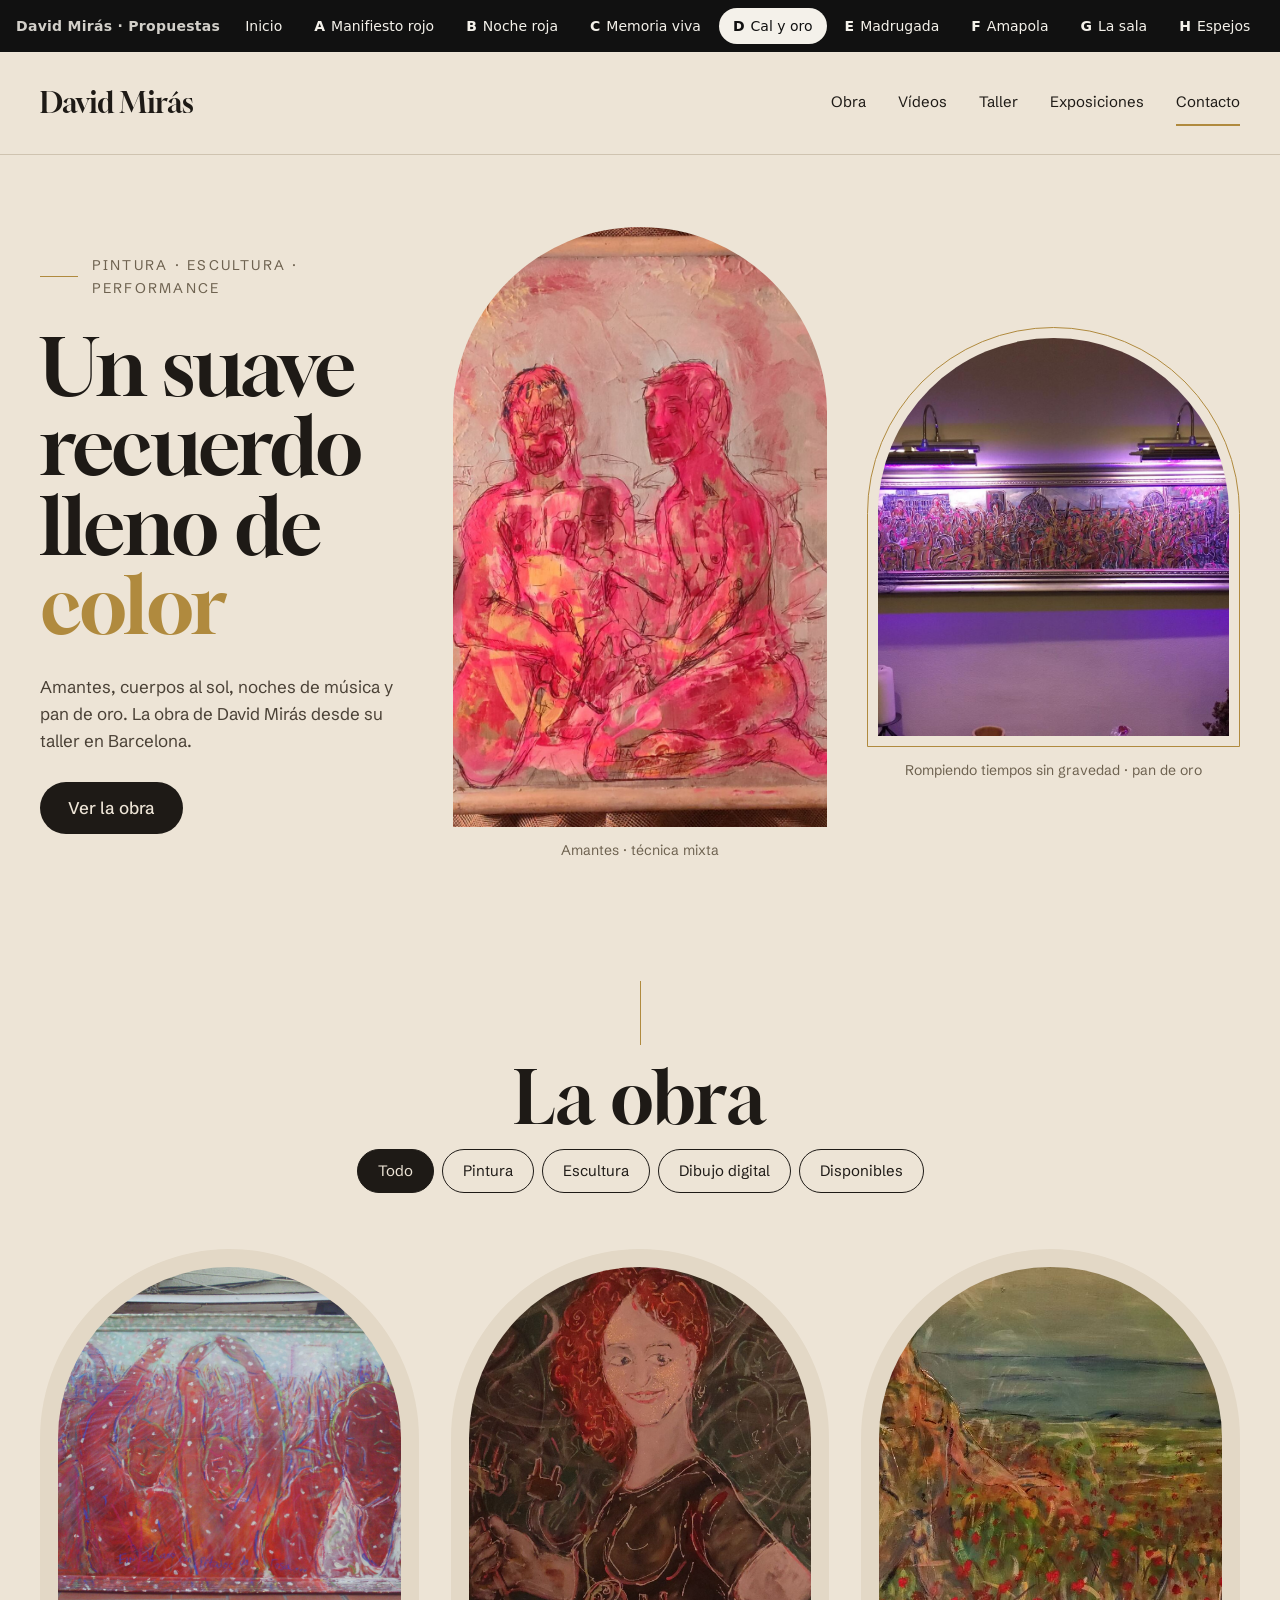
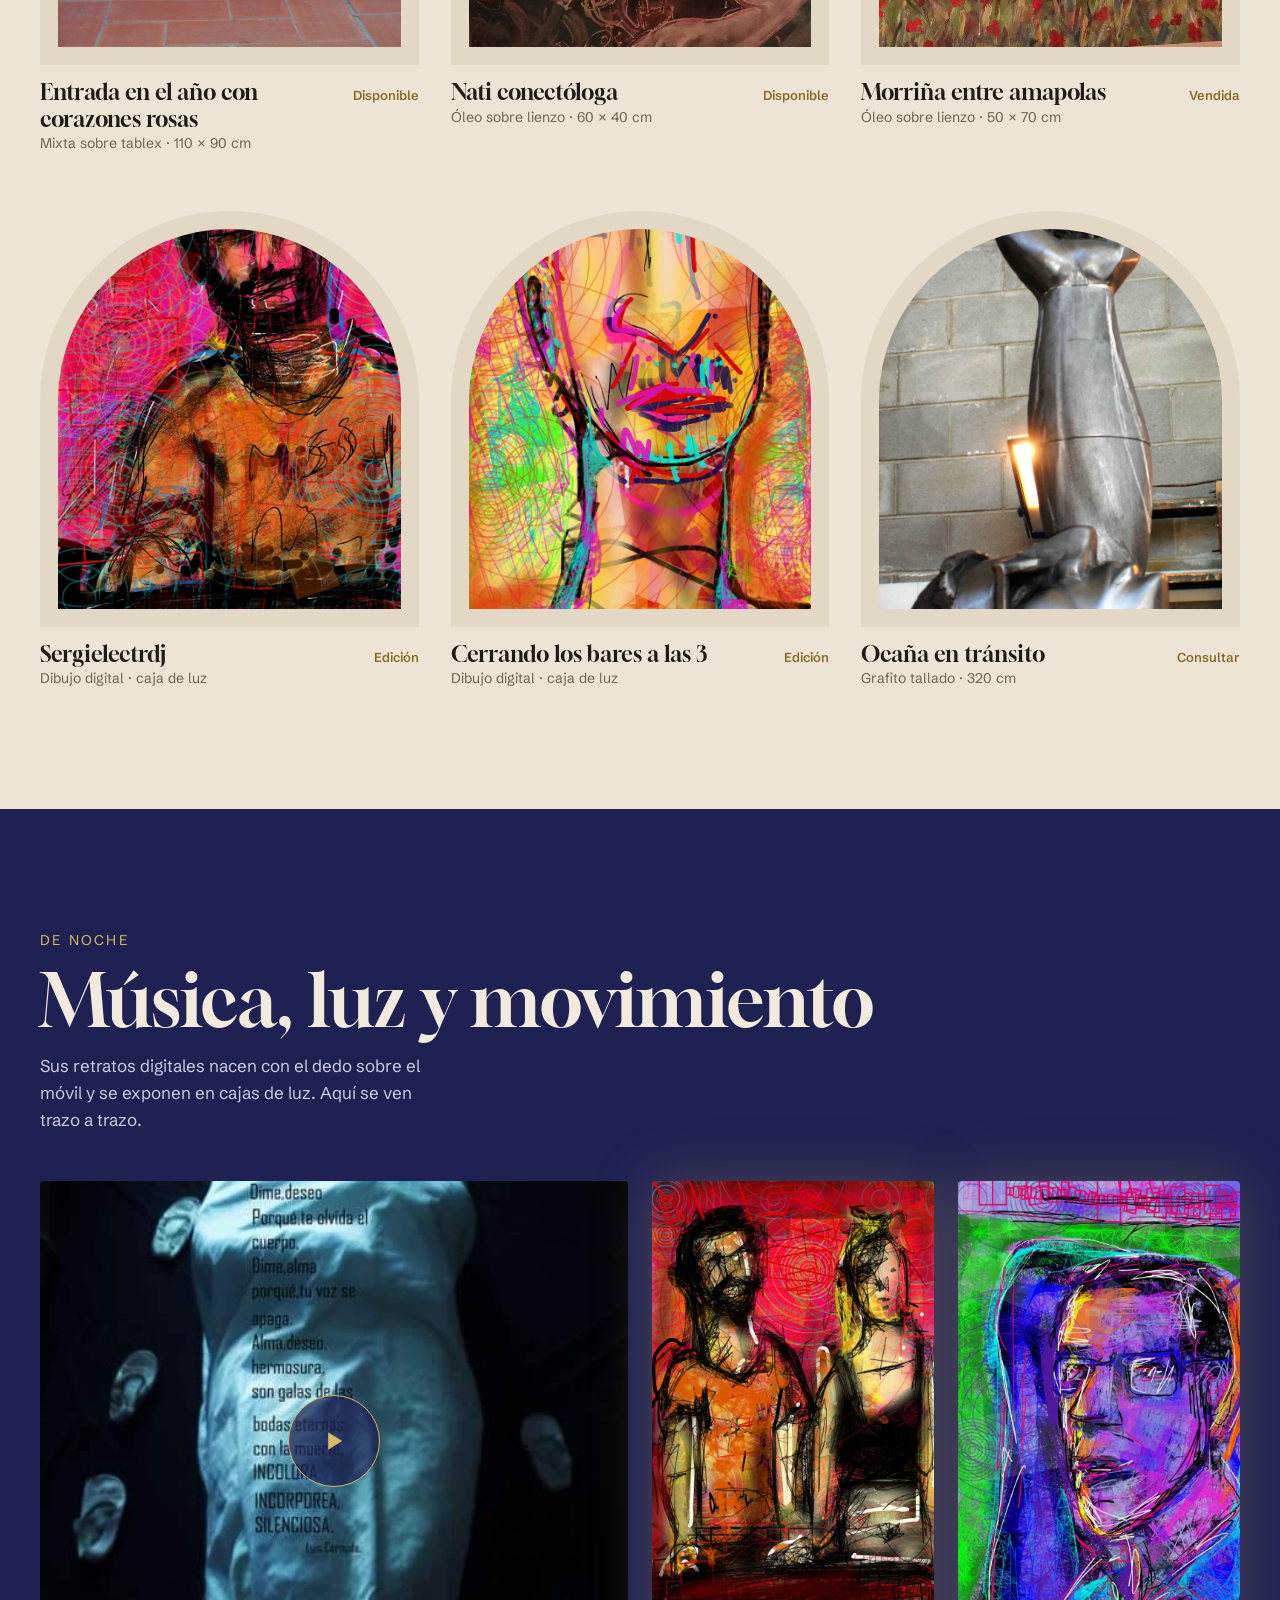
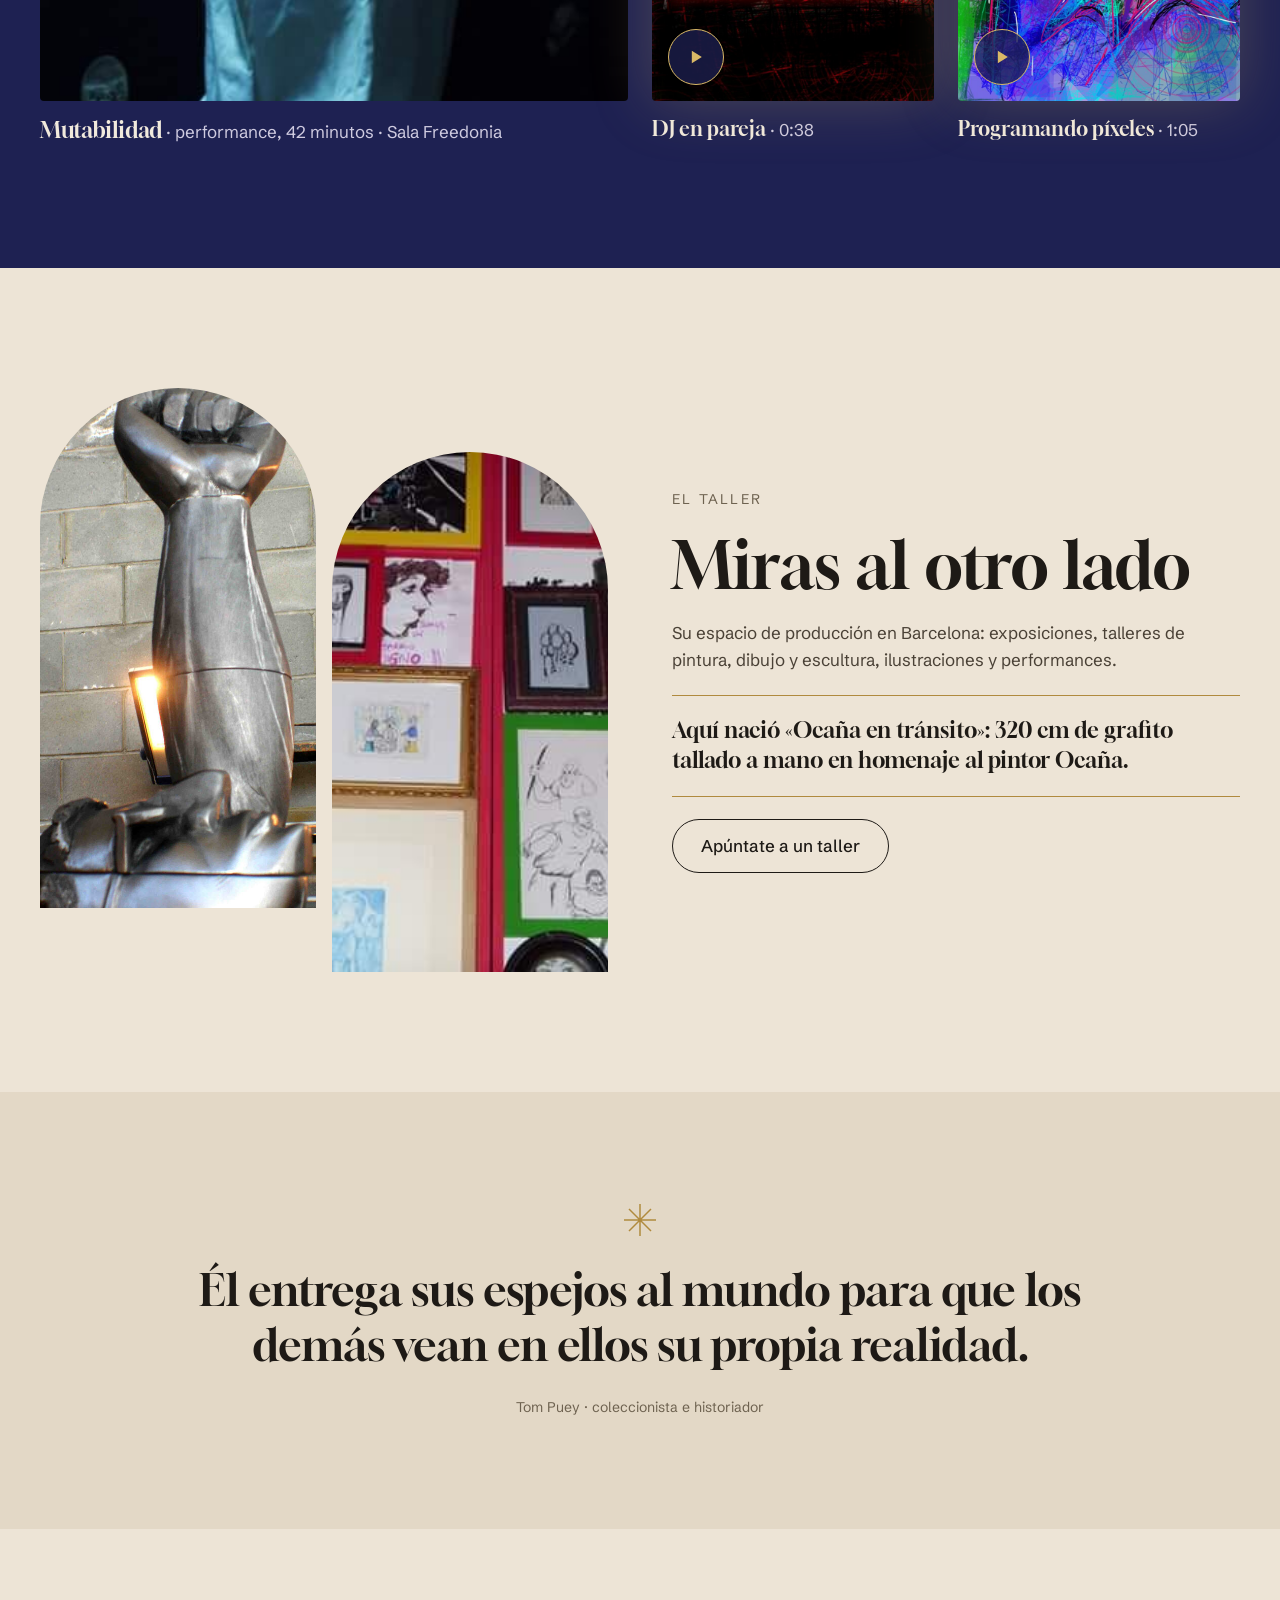
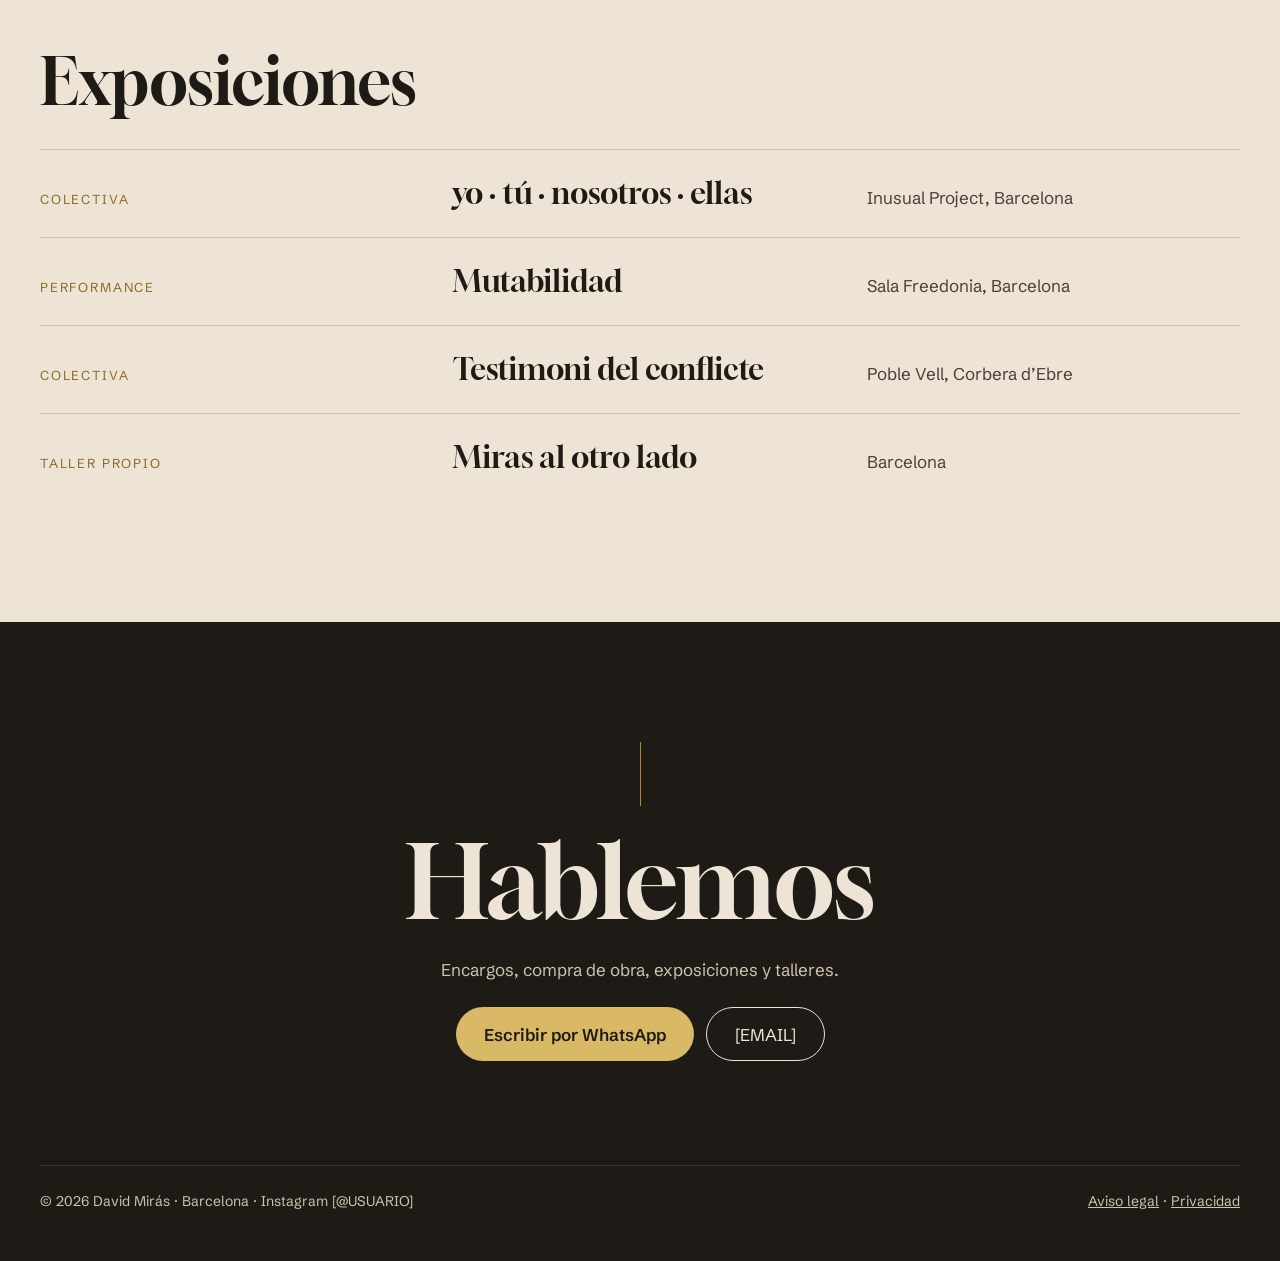
<file: propuesta-d/index.html>
<!doctype html>
<html lang="es">
<head>
<meta charset="utf-8">
<meta name="viewport" content="width=device-width, initial-scale=1">
<meta name="robots" content="noindex">
<title>David Mirás · Propuesta D · Cal y oro</title>

<link rel="preconnect" href="https://fonts.googleapis.com">
<link href="https://fonts.googleapis.com/css2?family=Gloock&amp;family=Schibsted+Grotesk:ital,wght@0,400;0,500;0,600;1,400&amp;display=swap" rel="stylesheet">
<style>
body{margin:0;background:#EDE4D6}
a{color:#1E1A16}a:hover{color:#8A6A28}
</style>

<link rel="stylesheet" href="../barra.css">
</head>
<body>
<nav class="dm-barra" aria-label="Propuestas de diseño"><span class="dm-marca">David Mirás · Propuestas</span><div class="dm-pestanas"><a href="../index.html">Inicio</a><a href="../propuesta-a/index.html"><b>A</b> Manifiesto rojo</a><a href="../propuesta-b/index.html"><b>B</b> Noche roja</a><a href="../propuesta-c/index.html"><b>C</b> Memoria viva</a><a href="../propuesta-d/index.html" aria-current="page"><b>D</b> Cal y oro</a><a href="../propuesta-e/index.html"><b>E</b> Madrugada</a><a href="../propuesta-f/index.html"><b>F</b> Amapola</a><a href="../propuesta-g/index.html"><b>G</b> La sala</a><a href="../propuesta-h/index.html"><b>H</b> Espejos</a></div></nav>

<div style="background: #EDE4D6; color: #1E1A16; font-family: 'Schibsted Grotesk', system-ui, sans-serif; font-size: 17px; line-height: 1.6">

<header style="max-width: 1320px; margin: 0 auto; padding: 28px 40px; display: flex; flex-wrap: wrap; gap: 16px 40px; align-items: center; justify-content: space-between; border-bottom: 1px solid #CFC3B0">
<a href="#inicio" style="font-family: Gloock, serif; font-size: 28px; text-decoration: none">David Mirás</a>
<nav aria-label="Principal" style="display: flex; flex-wrap: wrap; gap: 6px 32px; font-size: 15px">
<a href="#obra" style="text-decoration: none; padding: 10px 0">Obra</a>
<a href="#noche" style="text-decoration: none; padding: 10px 0">Vídeos</a>
<a href="#taller" style="text-decoration: none; padding: 10px 0">Taller</a>
<a href="#exposiciones" style="text-decoration: none; padding: 10px 0">Exposiciones</a>
<a href="#contacto" style="text-decoration: none; padding: 10px 0; border-bottom: 2px solid #B08A3E">Contacto</a>
</nav>
</header>

<section id="inicio" style="max-width: 1320px; margin: 0 auto; padding: 72px 40px 120px; display: grid; grid-template-columns: repeat(auto-fit, minmax(min(100%, 300px), 1fr)); gap: 40px; align-items: end">
<div style="display: flex; flex-direction: column; gap: 28px; align-self: center">
<p style="margin: 0; display: flex; align-items: center; gap: 14px; font-size: 14px; letter-spacing: 0.16em; text-transform: uppercase; color: #6E6250"><span aria-hidden="true" style="width: 40px; height: 1px; background: #B08A3E"></span>Pintura · Escultura · Performance</p>
<h1 style="margin: 0; font-family: Gloock, serif; font-weight: 400; font-size: clamp(56px, 6.2vw, 92px); line-height: 1; letter-spacing: -0.01em">Un suave recuerdo lleno de <span style="color: #B08A3E">color</span></h1>
<p style="margin: 0; max-width: 400px; color: #4A4136">Amantes, cuerpos al sol, noches de música y pan de oro. La obra de David Mirás desde su taller en Barcelona.</p>
<a href="#obra" style="align-self: flex-start; display: inline-flex; align-items: center; gap: 12px; min-height: 52px; padding: 0 28px; border-radius: 999px; background: #1E1A16; color: #EDE4D6; text-decoration: none; font-weight: 500">Ver la obra</a>
</div>
<figure style="margin: 0; display: flex; flex-direction: column; gap: 12px">
<img src="../img/amantes.jpg" alt="Pintura de dos figuras abrazadas en tonos rosas" style="width: 100%; height: 600px; object-fit: cover; display: block; border-radius: 999px 999px 0 0">
<figcaption style="font-size: 14px; color: #6E6250; text-align: center">Amantes · técnica mixta</figcaption>
</figure>
<figure style="margin: 0; display: flex; flex-direction: column; gap: 12px; padding-bottom: 80px">
<img src="../img/rompiendo-tiempos.jpg" alt="Rompiendo tiempos sin gravedad, mixta con pan de oro" style="width: 100%; height: 420px; object-fit: cover; display: block; border-radius: 999px 999px 0 0; border: 1px solid #B08A3E; padding: 10px; box-sizing: border-box">
<figcaption style="font-size: 14px; color: #6E6250; text-align: center">Rompiendo tiempos sin gravedad · pan de oro</figcaption>
</figure>
</section>

<section id="obra" style="max-width: 1320px; margin: 0 auto; padding: 0 40px 120px">
<div style="text-align: center; display: flex; flex-direction: column; align-items: center; gap: 16px; margin-bottom: 56px">
<span aria-hidden="true" style="width: 1px; height: 64px; background: #B08A3E"></span>
<h2 style="margin: 0; font-family: Gloock, serif; font-weight: 400; font-size: 72px; line-height: 1">La obra</h2>
<div role="group" aria-label="Filtrar obra" style="display: flex; flex-wrap: wrap; justify-content: center; gap: 8px">
<button type="button" style="min-height: 44px; padding: 0 20px; border-radius: 999px; border: 1px solid #1E1A16; background: #1E1A16; color: #EDE4D6; font: inherit; font-size: 15px; cursor: pointer">Todo</button>
<button type="button" style="min-height: 44px; padding: 0 20px; border-radius: 999px; border: 1px solid #1E1A16; background: transparent; color: #1E1A16; font: inherit; font-size: 15px; cursor: pointer">Pintura</button>
<button type="button" style="min-height: 44px; padding: 0 20px; border-radius: 999px; border: 1px solid #1E1A16; background: transparent; color: #1E1A16; font: inherit; font-size: 15px; cursor: pointer">Escultura</button>
<button type="button" style="min-height: 44px; padding: 0 20px; border-radius: 999px; border: 1px solid #1E1A16; background: transparent; color: #1E1A16; font: inherit; font-size: 15px; cursor: pointer">Dibujo digital</button>
<button type="button" style="min-height: 44px; padding: 0 20px; border-radius: 999px; border: 1px solid #1E1A16; background: transparent; color: #1E1A16; font: inherit; font-size: 15px; cursor: pointer">Disponibles</button>
</div>
</div>
<div style="display: grid; grid-template-columns: repeat(auto-fill, minmax(min(100%, 280px), 1fr)); gap: 56px 32px">

<figure style="margin: 0; display: flex; flex-direction: column; gap: 14px">
<div style="background: #E3D8C6; padding: 18px; border-radius: 999px 999px 0 0">
<img src="../img/entrada-ano.jpg" alt="Entrada en el año con corazones rosas" style="width: 100%; height: 380px; object-fit: cover; display: block; border-radius: 999px 999px 0 0">
</div>
<figcaption style="display: flex; justify-content: space-between; gap: 12px; align-items: baseline">
<span style="display: flex; flex-direction: column"><span style="font-family: Gloock, serif; font-size: 22px; line-height: 1.2">Entrada en el año con corazones rosas</span><span style="font-size: 14px; color: #6E6250">Mixta sobre tablex · 110 × 90 cm</span></span>
<span style="font-size: 13px; font-weight: 600; color: #8A6A28; white-space: nowrap">Disponible</span>
</figcaption>
</figure>

<figure style="margin: 0; display: flex; flex-direction: column; gap: 14px">
<div style="background: #E3D8C6; padding: 18px; border-radius: 999px 999px 0 0">
<img src="../img/nati.jpg" alt="Nati conectóloga" style="width: 100%; height: 380px; object-fit: cover; display: block; border-radius: 999px 999px 0 0">
</div>
<figcaption style="display: flex; justify-content: space-between; gap: 12px; align-items: baseline">
<span style="display: flex; flex-direction: column"><span style="font-family: Gloock, serif; font-size: 22px; line-height: 1.2">Nati conectóloga</span><span style="font-size: 14px; color: #6E6250">Óleo sobre lienzo · 60 × 40 cm</span></span>
<span style="font-size: 13px; font-weight: 600; color: #8A6A28; white-space: nowrap">Disponible</span>
</figcaption>
</figure>

<figure style="margin: 0; display: flex; flex-direction: column; gap: 14px">
<div style="background: #E3D8C6; padding: 18px; border-radius: 999px 999px 0 0">
<img src="../img/morrina.jpg" alt="Morriña entre amapolas" style="width: 100%; height: 380px; object-fit: cover; display: block; border-radius: 999px 999px 0 0">
</div>
<figcaption style="display: flex; justify-content: space-between; gap: 12px; align-items: baseline">
<span style="display: flex; flex-direction: column"><span style="font-family: Gloock, serif; font-size: 22px; line-height: 1.2">Morriña entre amapolas</span><span style="font-size: 14px; color: #6E6250">Óleo sobre lienzo · 50 × 70 cm</span></span>
<span style="font-size: 13px; font-weight: 600; color: #8A6A28; white-space: nowrap">Vendida</span>
</figcaption>
</figure>

<figure style="margin: 0; display: flex; flex-direction: column; gap: 14px">
<div style="background: #E3D8C6; padding: 18px; border-radius: 999px 999px 0 0">
<img src="../img/sergielectrdj.jpg" alt="Sergielectrdj" style="width: 100%; height: 380px; object-fit: cover; display: block; border-radius: 999px 999px 0 0">
</div>
<figcaption style="display: flex; justify-content: space-between; gap: 12px; align-items: baseline">
<span style="display: flex; flex-direction: column"><span style="font-family: Gloock, serif; font-size: 22px; line-height: 1.2">Sergielectrdj</span><span style="font-size: 14px; color: #6E6250">Dibujo digital · caja de luz</span></span>
<span style="font-size: 13px; font-weight: 600; color: #8A6A28; white-space: nowrap">Edición</span>
</figcaption>
</figure>

<figure style="margin: 0; display: flex; flex-direction: column; gap: 14px">
<div style="background: #E3D8C6; padding: 18px; border-radius: 999px 999px 0 0">
<img src="../img/cerrando-bares.jpg" alt="Cerrando los bares a las 3" style="width: 100%; height: 380px; object-fit: cover; display: block; border-radius: 999px 999px 0 0">
</div>
<figcaption style="display: flex; justify-content: space-between; gap: 12px; align-items: baseline">
<span style="display: flex; flex-direction: column"><span style="font-family: Gloock, serif; font-size: 22px; line-height: 1.2">Cerrando los bares a las 3</span><span style="font-size: 14px; color: #6E6250">Dibujo digital · caja de luz</span></span>
<span style="font-size: 13px; font-weight: 600; color: #8A6A28; white-space: nowrap">Edición</span>
</figcaption>
</figure>

<figure style="margin: 0; display: flex; flex-direction: column; gap: 14px">
<div style="background: #E3D8C6; padding: 18px; border-radius: 999px 999px 0 0">
<img src="../img/ocana-1.jpg" alt="Ocaña en tránsito" style="width: 100%; height: 380px; object-fit: cover; display: block; border-radius: 999px 999px 0 0">
</div>
<figcaption style="display: flex; justify-content: space-between; gap: 12px; align-items: baseline">
<span style="display: flex; flex-direction: column"><span style="font-family: Gloock, serif; font-size: 22px; line-height: 1.2">Ocaña en tránsito</span><span style="font-size: 14px; color: #6E6250">Grafito tallado · 320 cm</span></span>
<span style="font-size: 13px; font-weight: 600; color: #8A6A28; white-space: nowrap">Consultar</span>
</figcaption>
</figure>

</div>
</section>

<section id="noche" style="background: #1E2152; color: #F1EADD">
<div style="max-width: 1320px; margin: 0 auto; padding: 120px 40px">
<div style="display: flex; flex-wrap: wrap; gap: 16px 40px; justify-content: space-between; align-items: end; margin-bottom: 48px">
<div style="display: flex; flex-direction: column; gap: 12px">
<p style="margin: 0; font-size: 14px; letter-spacing: 0.16em; text-transform: uppercase; color: #D9B866">De noche</p>
<h2 style="margin: 0; font-family: Gloock, serif; font-weight: 400; font-size: 72px; line-height: 1">Música, luz y movimiento</h2>
</div>
<p style="margin: 0; max-width: 400px; color: #CFCBE0">Sus retratos digitales nacen con el dedo sobre el móvil y se exponen en cajas de luz. Aquí se ven trazo a trazo.</p>
</div>
<div style="display: grid; grid-template-columns: repeat(auto-fit, minmax(min(100%, 260px), 1fr)); gap: 24px">
<figure style="margin: 0; grid-column: span 2; display: flex; flex-direction: column; gap: 12px">
<div style="position: relative; height: 520px; overflow: hidden; border-radius: 4px">
<img src="../img/mutabilidad.jpg" alt="Fotograma de la performance Mutabilidad" style="width: 100%; height: 100%; object-fit: cover; display: block">
<button type="button" aria-label="Reproducir vídeo Mutabilidad" style="position: absolute; left: 50%; top: 50%; transform: translate(-50%, -50%); width: 92px; height: 92px; border-radius: 50%; border: 1px solid #D9B866; background: rgba(30,33,82,0.7); display: flex; align-items: center; justify-content: center; cursor: pointer"><svg aria-hidden="true" width="28" height="28" viewBox="0 0 24 24" fill="#D9B866"><path d="M7 4.5v15l12-7.5z"></path></svg></button>
</div>
<figcaption><span style="font-family: Gloock, serif; font-size: 22px">Mutabilidad</span> <span style="color: #CFCBE0">· performance, 42 minutos · Sala Freedonia</span></figcaption>
</figure>

<figure style="margin: 0; display: flex; flex-direction: column; gap: 12px">
<div style="position: relative; height: 520px; overflow: hidden; border-radius: 4px; box-shadow: 0 0 60px rgba(217,184,102,0.25)">
<img src="../img/dj-en-pareja.jpg" alt="Dibujo digital DJ en pareja" style="width: 100%; height: 100%; object-fit: cover; display: block">
<button type="button" aria-label="Reproducir vídeo DJ en pareja" style="position: absolute; left: 16px; bottom: 16px; width: 56px; height: 56px; border-radius: 50%; border: 1px solid #D9B866; background: rgba(30,33,82,0.75); display: flex; align-items: center; justify-content: center; cursor: pointer"><svg aria-hidden="true" width="20" height="20" viewBox="0 0 24 24" fill="#D9B866"><path d="M7 4.5v15l12-7.5z"></path></svg></button>
</div>
<figcaption><span style="font-family: Gloock, serif; font-size: 20px">DJ en pareja</span> <span style="color: #CFCBE0">· 0:38</span></figcaption>
</figure>

<figure style="margin: 0; display: flex; flex-direction: column; gap: 12px">
<div style="position: relative; height: 520px; overflow: hidden; border-radius: 4px; box-shadow: 0 0 60px rgba(217,184,102,0.25)">
<img src="../img/programando-pixeles.jpg" alt="Dibujo digital Programando píxeles" style="width: 100%; height: 100%; object-fit: cover; display: block">
<button type="button" aria-label="Reproducir vídeo Programando píxeles" style="position: absolute; left: 16px; bottom: 16px; width: 56px; height: 56px; border-radius: 50%; border: 1px solid #D9B866; background: rgba(30,33,82,0.75); display: flex; align-items: center; justify-content: center; cursor: pointer"><svg aria-hidden="true" width="20" height="20" viewBox="0 0 24 24" fill="#D9B866"><path d="M7 4.5v15l12-7.5z"></path></svg></button>
</div>
<figcaption><span style="font-family: Gloock, serif; font-size: 20px">Programando píxeles</span> <span style="color: #CFCBE0">· 1:05</span></figcaption>
</figure>

</div>
</div>
</section>

<section id="taller" style="max-width: 1320px; margin: 0 auto; padding: 120px 40px; display: grid; grid-template-columns: repeat(auto-fit, minmax(min(100%, 420px), 1fr)); gap: 64px; align-items: center">
<div style="display: grid; grid-template-columns: repeat(2, minmax(0, 1fr)); gap: 16px">
<img src="../img/ocana-1.jpg" alt="Ocaña en tránsito, escultura" style="width: 100%; height: 520px; object-fit: cover; display: block; border-radius: 999px 999px 0 0">
<img src="../img/taller-pared.jpg" alt="Pared del taller con dibujos enmarcados" style="width: 100%; height: 520px; object-fit: cover; display: block; border-radius: 999px 999px 0 0; margin-top: 64px">
</div>
<div style="display: flex; flex-direction: column; gap: 22px">
<p style="margin: 0; font-size: 14px; letter-spacing: 0.16em; text-transform: uppercase; color: #6E6250">El taller</p>
<h2 style="margin: 0; font-family: Gloock, serif; font-weight: 400; font-size: 64px; line-height: 1">Miras al otro lado</h2>
<p style="margin: 0; color: #4A4136">Su espacio de producción en Barcelona: exposiciones, talleres de pintura, dibujo y escultura, ilustraciones y performances.</p>
<p style="margin: 0; padding: 20px 0; border-top: 1px solid #B08A3E; border-bottom: 1px solid #B08A3E; font-family: Gloock, serif; font-size: 22px; line-height: 1.35">Aquí nació «Ocaña en tránsito»: 320 cm de grafito tallado a mano en homenaje al pintor Ocaña.</p>
<a href="#contacto" style="align-self: flex-start; display: inline-flex; align-items: center; min-height: 52px; padding: 0 28px; border-radius: 999px; border: 1px solid #1E1A16; text-decoration: none; font-weight: 500">Apúntate a un taller</a>
</div>
</section>

<section style="background: #E3D8C6">
<div style="max-width: 900px; margin: 0 auto; padding: 110px 40px; text-align: center; display: flex; flex-direction: column; align-items: center; gap: 24px">
<svg aria-hidden="true" width="36" height="36" viewBox="0 0 36 36" fill="none" stroke="#B08A3E" stroke-width="1.5"><path d="M18 2v32M2 18h32M7 7l22 22M29 7L7 29"></path></svg>
<blockquote style="margin: 0; font-family: Gloock, serif; font-size: clamp(30px, 3.6vw, 44px); line-height: 1.25">Él entrega sus espejos al mundo para que los demás vean en ellos su propia realidad.</blockquote>
<p style="margin: 0; font-size: 14px; color: #6E6250">Tom Puey · coleccionista e historiador</p>
</div>
</section>

<section id="exposiciones" style="max-width: 1320px; margin: 0 auto; padding: 120px 40px">
<h2 style="margin: 0 0 36px; font-family: Gloock, serif; font-weight: 400; font-size: 64px; line-height: 1">Exposiciones</h2>
<ul style="list-style: none; margin: 0; padding: 0">

<li style="display: grid; grid-template-columns: repeat(auto-fit, minmax(min(100%, 240px), 1fr)); gap: 8px 40px; padding: 26px 0; border-top: 1px solid #CFC3B0; align-items: baseline">
<span style="font-size: 13px; letter-spacing: 0.14em; text-transform: uppercase; color: #8A6A28">Colectiva</span>
<span style="font-family: Gloock, serif; font-size: 30px; line-height: 1.15">yo · tú · nosotros · ellas</span>
<span style="color: #4A4136">Inusual Project, Barcelona</span>
</li>

<li style="display: grid; grid-template-columns: repeat(auto-fit, minmax(min(100%, 240px), 1fr)); gap: 8px 40px; padding: 26px 0; border-top: 1px solid #CFC3B0; align-items: baseline">
<span style="font-size: 13px; letter-spacing: 0.14em; text-transform: uppercase; color: #8A6A28">Performance</span>
<span style="font-family: Gloock, serif; font-size: 30px; line-height: 1.15">Mutabilidad</span>
<span style="color: #4A4136">Sala Freedonia, Barcelona</span>
</li>

<li style="display: grid; grid-template-columns: repeat(auto-fit, minmax(min(100%, 240px), 1fr)); gap: 8px 40px; padding: 26px 0; border-top: 1px solid #CFC3B0; align-items: baseline">
<span style="font-size: 13px; letter-spacing: 0.14em; text-transform: uppercase; color: #8A6A28">Colectiva</span>
<span style="font-family: Gloock, serif; font-size: 30px; line-height: 1.15">Testimoni del conflicte</span>
<span style="color: #4A4136">Poble Vell, Corbera d’Ebre</span>
</li>

<li style="display: grid; grid-template-columns: repeat(auto-fit, minmax(min(100%, 240px), 1fr)); gap: 8px 40px; padding: 26px 0; border-top: 1px solid #CFC3B0; align-items: baseline">
<span style="font-size: 13px; letter-spacing: 0.14em; text-transform: uppercase; color: #8A6A28">Taller propio</span>
<span style="font-family: Gloock, serif; font-size: 30px; line-height: 1.15">Miras al otro lado</span>
<span style="color: #4A4136">Barcelona</span>
</li>

</ul>
</section>

<section id="contacto" style="background: #1E1A16; color: #EDE4D6">
<div style="max-width: 1320px; margin: 0 auto; padding: 120px 40px 48px; display: flex; flex-direction: column; align-items: center; text-align: center; gap: 24px">
<span aria-hidden="true" style="width: 1px; height: 64px; background: #B08A3E"></span>
<h2 style="margin: 0; font-family: Gloock, serif; font-weight: 400; font-size: clamp(64px, 8vw, 112px); line-height: 1">Hablemos</h2>
<p style="margin: 0; max-width: 480px; color: #CFC3B0">Encargos, compra de obra, exposiciones y talleres.</p>
<div style="display: flex; flex-wrap: wrap; justify-content: center; gap: 12px">
<a href="#" style="display: inline-flex; align-items: center; min-height: 52px; padding: 0 28px; border-radius: 999px; background: #D9B866; color: #1E1A16; text-decoration: none; font-weight: 600">Escribir por WhatsApp</a>
<a href="mailto:[EMAIL]" style="display: inline-flex; align-items: center; min-height: 52px; padding: 0 28px; border-radius: 999px; border: 1px solid #EDE4D6; color: #EDE4D6; text-decoration: none">[EMAIL]</a>
</div>
<p style="margin: 80px 0 0; width: 100%; display: flex; flex-wrap: wrap; justify-content: space-between; gap: 12px; font-size: 14px; color: #CFC3B0; border-top: 1px solid #3A332B; padding-top: 24px"><span>© 2026 David Mirás · Barcelona · Instagram [@USUARIO]</span><span><a href="#" style="color: #CFC3B0">Aviso legal</a> · <a href="#" style="color: #CFC3B0">Privacidad</a></span></p>
</div>
</section>

</div>

<script src="../barra.js"></script>
</body>
</html>
</file>
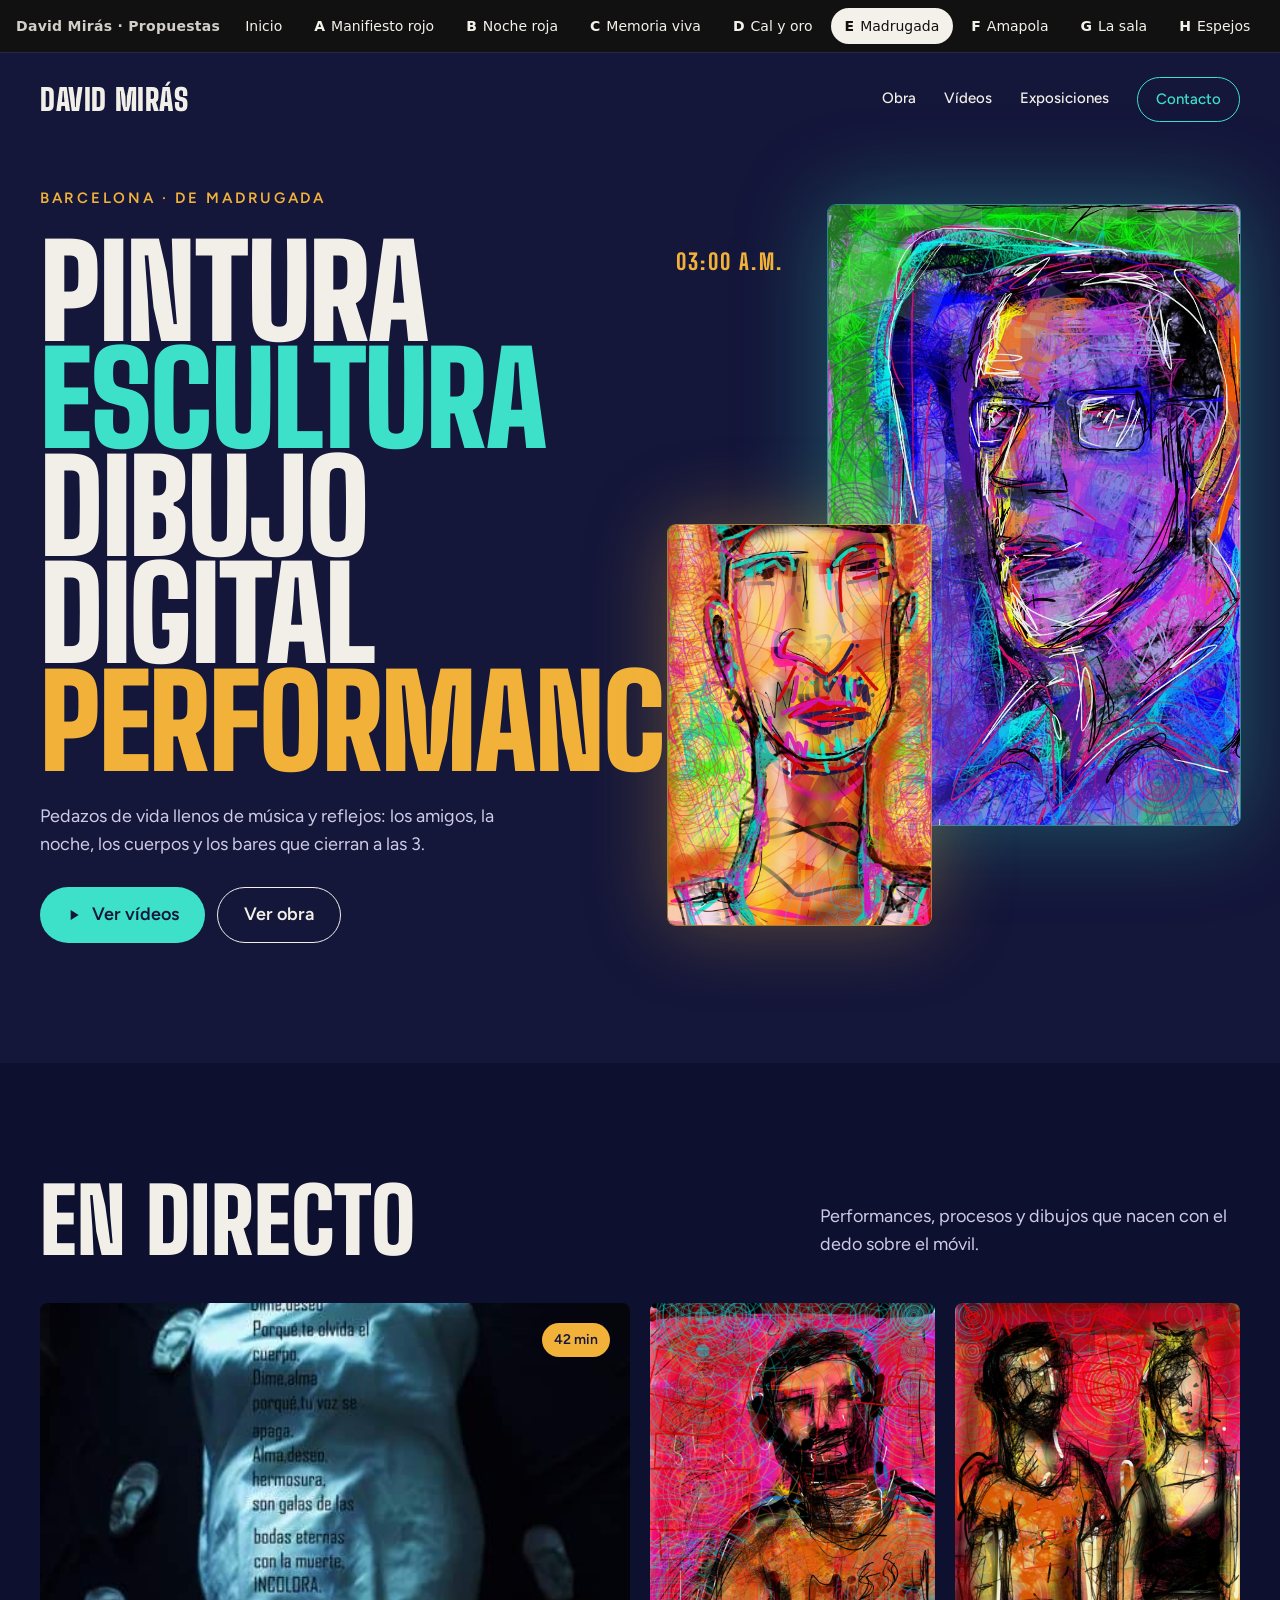
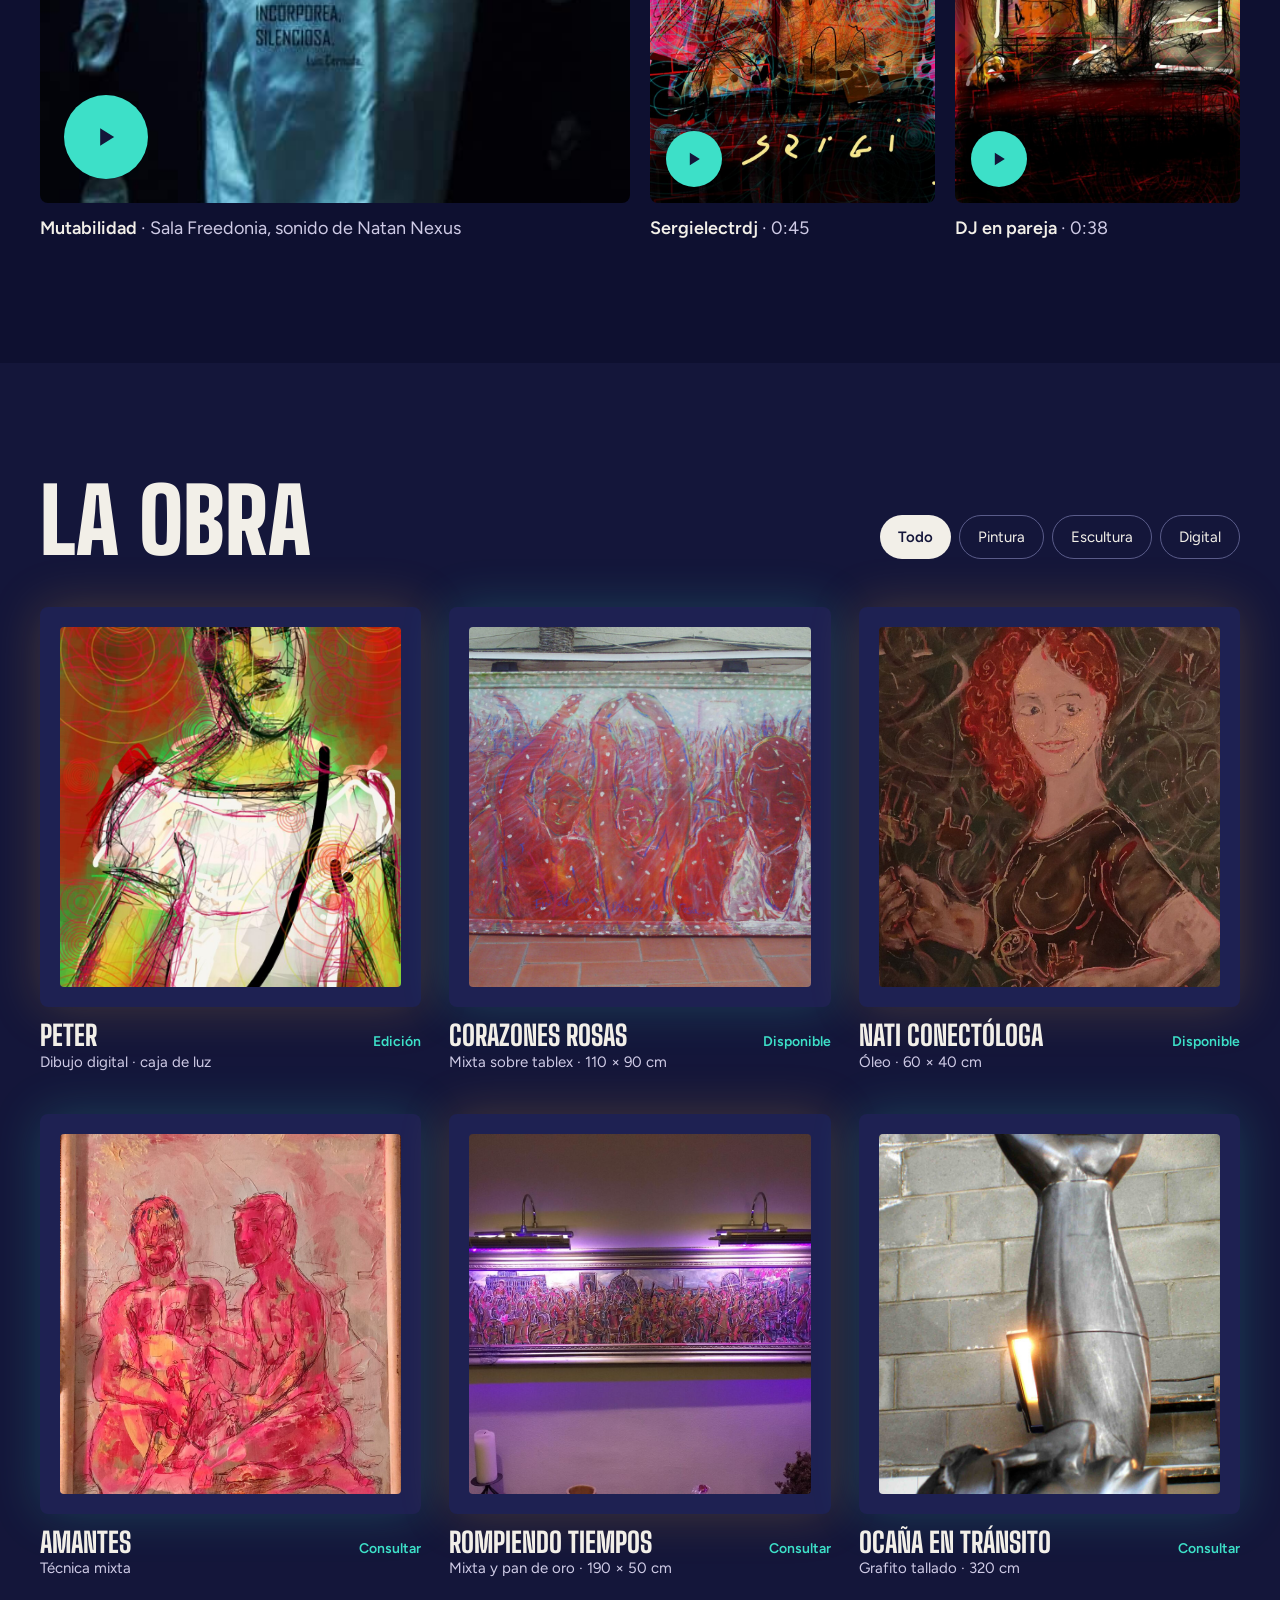
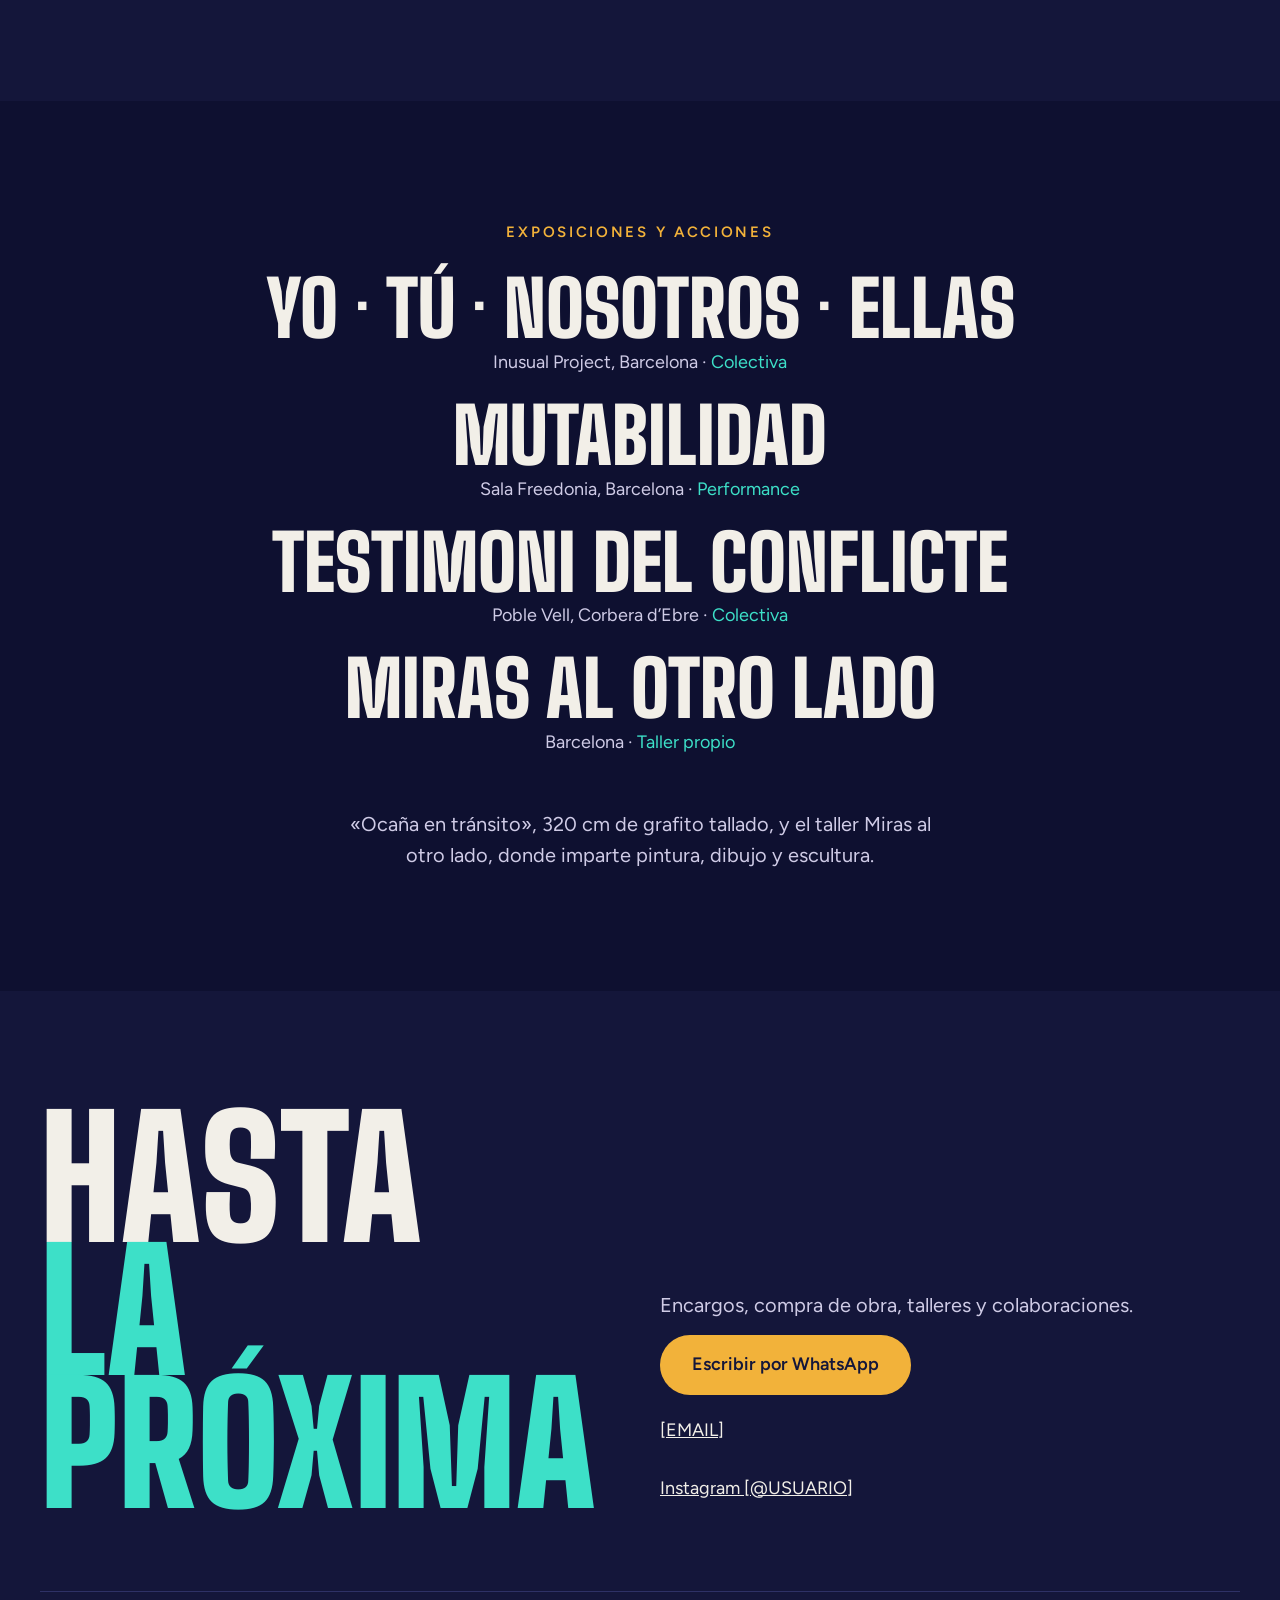
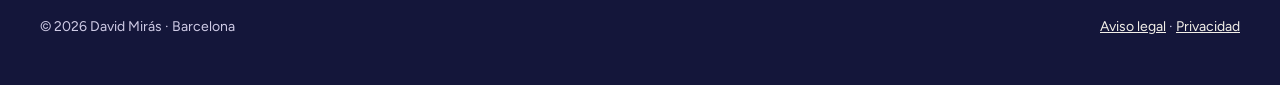
<file: propuesta-e/index.html>
<!doctype html>
<html lang="es">
<head>
<meta charset="utf-8">
<meta name="viewport" content="width=device-width, initial-scale=1">
<meta name="robots" content="noindex">
<title>David Mirás · Propuesta E · Madrugada</title>

<link rel="preconnect" href="https://fonts.googleapis.com">
<link href="https://fonts.googleapis.com/css2?family=Big+Shoulders+Display:wght@500;800;900&amp;family=Figtree:wght@400;500;600&amp;display=swap" rel="stylesheet">
<style>
body{margin:0;background:#14163A}
a{color:#F2EFE8}a:hover{color:#3DE0C8}
</style>

<link rel="stylesheet" href="../barra.css">
</head>
<body>
<nav class="dm-barra" aria-label="Propuestas de diseño"><span class="dm-marca">David Mirás · Propuestas</span><div class="dm-pestanas"><a href="../index.html">Inicio</a><a href="../propuesta-a/index.html"><b>A</b> Manifiesto rojo</a><a href="../propuesta-b/index.html"><b>B</b> Noche roja</a><a href="../propuesta-c/index.html"><b>C</b> Memoria viva</a><a href="../propuesta-d/index.html"><b>D</b> Cal y oro</a><a href="../propuesta-e/index.html" aria-current="page"><b>E</b> Madrugada</a><a href="../propuesta-f/index.html"><b>F</b> Amapola</a><a href="../propuesta-g/index.html"><b>G</b> La sala</a><a href="../propuesta-h/index.html"><b>H</b> Espejos</a></div></nav>

<div style="background: #14163A; color: #F2EFE8; font-family: Figtree, system-ui, sans-serif; font-size: 18px; line-height: 1.55; overflow: hidden">

<header style="max-width: 1360px; margin: 0 auto; padding: 24px 40px; display: flex; flex-wrap: wrap; gap: 12px 40px; align-items: center; justify-content: space-between">
<a href="#inicio" style="font-family: 'Big Shoulders Display', sans-serif; font-weight: 900; font-size: 30px; text-decoration: none; text-transform: uppercase; letter-spacing: 0.02em">David Mirás</a>
<nav aria-label="Principal" style="display: flex; flex-wrap: wrap; gap: 6px 28px; font-size: 15px; font-weight: 500">
<a href="#obra" style="text-decoration: none; padding: 10px 0">Obra</a>
<a href="#videos" style="text-decoration: none; padding: 10px 0">Vídeos</a>
<a href="#lineup" style="text-decoration: none; padding: 10px 0">Exposiciones</a>
<a href="#contacto" style="text-decoration: none; padding: 10px 18px; border-radius: 999px; border: 1px solid #3DE0C8; color: #3DE0C8">Contacto</a>
</nav>
</header>

<section id="inicio" style="max-width: 1360px; margin: 0 auto; padding: 40px 40px 120px; display: grid; grid-template-columns: repeat(auto-fit, minmax(min(100%, 460px), 1fr)); gap: 56px; align-items: center">
<div style="display: flex; flex-direction: column; gap: 28px">
<p style="margin: 0; font-size: 15px; font-weight: 600; letter-spacing: 0.18em; text-transform: uppercase; color: #F2B23A">Barcelona · de madrugada</p>
<h1 style="margin: 0; font-family: 'Big Shoulders Display', sans-serif; font-weight: 900; font-size: clamp(88px, 10vw, 150px); line-height: 0.84; text-transform: uppercase; letter-spacing: -0.01em">Pintura<br><span style="color: #3DE0C8">Escultura</span><br>Dibujo digital<br><span style="color: #F2B23A">Performance</span></h1>
<p style="margin: 0; max-width: 460px; color: #CFCBE6">Pedazos de vida llenos de música y reflejos: los amigos, la noche, los cuerpos y los bares que cierran a las 3.</p>
<div style="display: flex; flex-wrap: wrap; gap: 12px">
<a href="#videos" style="display: inline-flex; align-items: center; gap: 10px; min-height: 54px; padding: 0 26px; border-radius: 999px; background: #3DE0C8; color: #14163A; text-decoration: none; font-weight: 600"><svg aria-hidden="true" width="16" height="16" viewBox="0 0 24 24" fill="#14163A"><path d="M7 4.5v15l12-7.5z"></path></svg>Ver vídeos</a>
<a href="#obra" style="display: inline-flex; align-items: center; min-height: 54px; padding: 0 26px; border-radius: 999px; border: 1px solid #F2EFE8; text-decoration: none; font-weight: 600">Ver obra</a>
</div>
</div>
<div style="position: relative; height: 720px">
<div style="position: absolute; right: 0; top: 0; width: 72%; height: 620px; border-radius: 8px; overflow: hidden; box-shadow: 0 0 90px rgba(61,224,200,0.35), 0 0 0 1px rgba(61,224,200,0.5)">
<img src="../img/programando-pixeles.jpg" alt="Programando píxeles, retrato digital en tonos violeta y verde" style="width: 100%; height: 100%; object-fit: cover; display: block">
</div>
<div style="position: absolute; left: 0; bottom: 0; width: 46%; height: 400px; border-radius: 8px; overflow: hidden; box-shadow: 0 0 80px rgba(242,178,58,0.35), 0 0 0 1px rgba(242,178,58,0.6)">
<img src="../img/cerrando-bares.jpg" alt="Cerrando los bares a las 3, retrato digital" style="width: 100%; height: 100%; object-fit: cover; display: block">
</div>
<span style="position: absolute; left: 8px; top: 40px; font-family: 'Big Shoulders Display', sans-serif; font-weight: 800; font-size: 22px; text-transform: uppercase; color: #F2B23A; letter-spacing: 0.1em">03:00 a.m.</span>
</div>
</section>

<section id="videos" style="background: #0E1030">
<div style="max-width: 1360px; margin: 0 auto; padding: 120px 40px">
<div style="display: flex; flex-wrap: wrap; gap: 16px 40px; justify-content: space-between; align-items: end; margin-bottom: 44px">
<h2 style="margin: 0; font-family: 'Big Shoulders Display', sans-serif; font-weight: 900; font-size: clamp(64px, 7vw, 110px); line-height: 0.85; text-transform: uppercase">En directo</h2>
<p style="margin: 0; max-width: 420px; color: #CFCBE6">Performances, procesos y dibujos que nacen con el dedo sobre el móvil.</p>
</div>
<div style="display: grid; grid-template-columns: repeat(auto-fit, minmax(min(100%, 240px), 1fr)); gap: 20px">
<figure style="margin: 0; grid-column: span 2; display: flex; flex-direction: column; gap: 12px">
<div style="position: relative; height: 500px; border-radius: 8px; overflow: hidden">
<img src="../img/mutabilidad.jpg" alt="Fotograma de la performance Mutabilidad" style="width: 100%; height: 100%; object-fit: cover; display: block">
<button type="button" aria-label="Reproducir vídeo Mutabilidad" style="position: absolute; left: 24px; bottom: 24px; width: 84px; height: 84px; border-radius: 50%; border: 0; background: #3DE0C8; display: flex; align-items: center; justify-content: center; cursor: pointer"><svg aria-hidden="true" width="28" height="28" viewBox="0 0 24 24" fill="#14163A"><path d="M7 4.5v15l12-7.5z"></path></svg></button>
<span style="position: absolute; right: 20px; top: 20px; padding: 6px 12px; border-radius: 999px; background: #F2B23A; color: #14163A; font-size: 14px; font-weight: 600">42 min</span>
</div>
<figcaption style="font-weight: 600">Mutabilidad <span style="color: #CFCBE6; font-weight: 400">· Sala Freedonia, sonido de Natan Nexus</span></figcaption>
</figure>

<figure style="margin: 0; display: flex; flex-direction: column; gap: 12px">
<div style="position: relative; height: 500px; border-radius: 8px; overflow: hidden">
<img src="../img/sergielectrdj.jpg" alt="Retrato digital Sergielectrdj" style="width: 100%; height: 100%; object-fit: cover; display: block">
<button type="button" aria-label="Reproducir vídeo Sergielectrdj" style="position: absolute; left: 16px; bottom: 16px; width: 56px; height: 56px; border-radius: 50%; border: 0; background: #3DE0C8; display: flex; align-items: center; justify-content: center; cursor: pointer"><svg aria-hidden="true" width="20" height="20" viewBox="0 0 24 24" fill="#14163A"><path d="M7 4.5v15l12-7.5z"></path></svg></button>
</div>
<figcaption style="font-weight: 600">Sergielectrdj <span style="color: #CFCBE6; font-weight: 400">· 0:45</span></figcaption>
</figure>

<figure style="margin: 0; display: flex; flex-direction: column; gap: 12px">
<div style="position: relative; height: 500px; border-radius: 8px; overflow: hidden">
<img src="../img/dj-en-pareja.jpg" alt="Dibujo digital DJ en pareja" style="width: 100%; height: 100%; object-fit: cover; display: block">
<button type="button" aria-label="Reproducir vídeo DJ en pareja" style="position: absolute; left: 16px; bottom: 16px; width: 56px; height: 56px; border-radius: 50%; border: 0; background: #3DE0C8; display: flex; align-items: center; justify-content: center; cursor: pointer"><svg aria-hidden="true" width="20" height="20" viewBox="0 0 24 24" fill="#14163A"><path d="M7 4.5v15l12-7.5z"></path></svg></button>
</div>
<figcaption style="font-weight: 600">DJ en pareja <span style="color: #CFCBE6; font-weight: 400">· 0:38</span></figcaption>
</figure>

</div>
</div>
</section>

<section id="obra" style="max-width: 1360px; margin: 0 auto; padding: 120px 40px">
<div style="display: flex; flex-wrap: wrap; gap: 16px 40px; justify-content: space-between; align-items: end; margin-bottom: 48px">
<h2 style="margin: 0; font-family: 'Big Shoulders Display', sans-serif; font-weight: 900; font-size: clamp(64px, 7vw, 110px); line-height: 0.85; text-transform: uppercase">La obra</h2>
<div role="group" aria-label="Filtrar obra" style="display: flex; flex-wrap: wrap; gap: 8px">
<button type="button" style="min-height: 44px; padding: 0 18px; border-radius: 999px; border: 0; background: #F2EFE8; color: #14163A; font: inherit; font-size: 15px; font-weight: 600; cursor: pointer">Todo</button>
<button type="button" style="min-height: 44px; padding: 0 18px; border-radius: 999px; border: 1px solid #5A5C8A; background: transparent; color: #F2EFE8; font: inherit; font-size: 15px; cursor: pointer">Pintura</button>
<button type="button" style="min-height: 44px; padding: 0 18px; border-radius: 999px; border: 1px solid #5A5C8A; background: transparent; color: #F2EFE8; font: inherit; font-size: 15px; cursor: pointer">Escultura</button>
<button type="button" style="min-height: 44px; padding: 0 18px; border-radius: 999px; border: 1px solid #5A5C8A; background: transparent; color: #F2EFE8; font: inherit; font-size: 15px; cursor: pointer">Digital</button>
</div>
</div>
<div style="display: grid; grid-template-columns: repeat(auto-fill, minmax(min(100%, 300px), 1fr)); gap: 40px 28px">

<figure style="margin: 0; display: flex; flex-direction: column; gap: 14px">
<div style="background: #1E2152; padding: 20px; border-radius: 8px; box-shadow: 0 0 50px rgba(242,178,58,0.22)">
<img src="../img/peter.jpg" alt="Peter" style="width: 100%; height: 360px; object-fit: cover; display: block; border-radius: 4px">
</div>
<figcaption style="display: flex; justify-content: space-between; gap: 12px; align-items: baseline">
<span style="display: flex; flex-direction: column"><span style="font-family: 'Big Shoulders Display', sans-serif; font-weight: 800; font-size: 28px; line-height: 1.05; text-transform: uppercase">Peter</span><span style="font-size: 15px; color: #CFCBE6">Dibujo digital · caja de luz</span></span>
<span style="font-size: 14px; font-weight: 600; color: #3DE0C8; white-space: nowrap">Edición</span>
</figcaption>
</figure>

<figure style="margin: 0; display: flex; flex-direction: column; gap: 14px">
<div style="background: #1E2152; padding: 20px; border-radius: 8px; box-shadow: 0 0 50px rgba(61,224,200,0.2)">
<img src="../img/entrada-ano.jpg" alt="Corazones rosas" style="width: 100%; height: 360px; object-fit: cover; display: block; border-radius: 4px">
</div>
<figcaption style="display: flex; justify-content: space-between; gap: 12px; align-items: baseline">
<span style="display: flex; flex-direction: column"><span style="font-family: 'Big Shoulders Display', sans-serif; font-weight: 800; font-size: 28px; line-height: 1.05; text-transform: uppercase">Corazones rosas</span><span style="font-size: 15px; color: #CFCBE6">Mixta sobre tablex · 110 × 90 cm</span></span>
<span style="font-size: 14px; font-weight: 600; color: #3DE0C8; white-space: nowrap">Disponible</span>
</figcaption>
</figure>

<figure style="margin: 0; display: flex; flex-direction: column; gap: 14px">
<div style="background: #1E2152; padding: 20px; border-radius: 8px; box-shadow: 0 0 50px rgba(242,178,58,0.22)">
<img src="../img/nati.jpg" alt="Nati conectóloga" style="width: 100%; height: 360px; object-fit: cover; display: block; border-radius: 4px">
</div>
<figcaption style="display: flex; justify-content: space-between; gap: 12px; align-items: baseline">
<span style="display: flex; flex-direction: column"><span style="font-family: 'Big Shoulders Display', sans-serif; font-weight: 800; font-size: 28px; line-height: 1.05; text-transform: uppercase">Nati conectóloga</span><span style="font-size: 15px; color: #CFCBE6">Óleo · 60 × 40 cm</span></span>
<span style="font-size: 14px; font-weight: 600; color: #3DE0C8; white-space: nowrap">Disponible</span>
</figcaption>
</figure>

<figure style="margin: 0; display: flex; flex-direction: column; gap: 14px">
<div style="background: #1E2152; padding: 20px; border-radius: 8px; box-shadow: 0 0 50px rgba(61,224,200,0.2)">
<img src="../img/amantes.jpg" alt="Amantes" style="width: 100%; height: 360px; object-fit: cover; display: block; border-radius: 4px">
</div>
<figcaption style="display: flex; justify-content: space-between; gap: 12px; align-items: baseline">
<span style="display: flex; flex-direction: column"><span style="font-family: 'Big Shoulders Display', sans-serif; font-weight: 800; font-size: 28px; line-height: 1.05; text-transform: uppercase">Amantes</span><span style="font-size: 15px; color: #CFCBE6">Técnica mixta</span></span>
<span style="font-size: 14px; font-weight: 600; color: #3DE0C8; white-space: nowrap">Consultar</span>
</figcaption>
</figure>

<figure style="margin: 0; display: flex; flex-direction: column; gap: 14px">
<div style="background: #1E2152; padding: 20px; border-radius: 8px; box-shadow: 0 0 50px rgba(242,178,58,0.22)">
<img src="../img/rompiendo-tiempos.jpg" alt="Rompiendo tiempos" style="width: 100%; height: 360px; object-fit: cover; display: block; border-radius: 4px">
</div>
<figcaption style="display: flex; justify-content: space-between; gap: 12px; align-items: baseline">
<span style="display: flex; flex-direction: column"><span style="font-family: 'Big Shoulders Display', sans-serif; font-weight: 800; font-size: 28px; line-height: 1.05; text-transform: uppercase">Rompiendo tiempos</span><span style="font-size: 15px; color: #CFCBE6">Mixta y pan de oro · 190 × 50 cm</span></span>
<span style="font-size: 14px; font-weight: 600; color: #3DE0C8; white-space: nowrap">Consultar</span>
</figcaption>
</figure>

<figure style="margin: 0; display: flex; flex-direction: column; gap: 14px">
<div style="background: #1E2152; padding: 20px; border-radius: 8px; box-shadow: 0 0 50px rgba(61,224,200,0.2)">
<img src="../img/ocana-1.jpg" alt="Ocaña en tránsito" style="width: 100%; height: 360px; object-fit: cover; display: block; border-radius: 4px">
</div>
<figcaption style="display: flex; justify-content: space-between; gap: 12px; align-items: baseline">
<span style="display: flex; flex-direction: column"><span style="font-family: 'Big Shoulders Display', sans-serif; font-weight: 800; font-size: 28px; line-height: 1.05; text-transform: uppercase">Ocaña en tránsito</span><span style="font-size: 15px; color: #CFCBE6">Grafito tallado · 320 cm</span></span>
<span style="font-size: 14px; font-weight: 600; color: #3DE0C8; white-space: nowrap">Consultar</span>
</figcaption>
</figure>

</div>
</section>

<section id="lineup" style="background: #0E1030">
<div style="max-width: 1000px; margin: 0 auto; padding: 120px 40px; text-align: center; display: flex; flex-direction: column; align-items: center; gap: 28px">
<p style="margin: 0; font-size: 15px; font-weight: 600; letter-spacing: 0.18em; text-transform: uppercase; color: #F2B23A">Exposiciones y acciones</p>
<ul style="list-style: none; margin: 0; padding: 0; display: flex; flex-direction: column; gap: 22px">

<li style="display: flex; flex-direction: column; gap: 4px">
<span style="font-family: 'Big Shoulders Display', sans-serif; font-weight: 900; font-size: clamp(44px, 6vw, 80px); line-height: 0.95; text-transform: uppercase">yo · tú · nosotros · ellas</span>
<span style="color: #CFCBE6">Inusual Project, Barcelona · <span style="color: #3DE0C8">Colectiva</span></span>
</li>

<li style="display: flex; flex-direction: column; gap: 4px">
<span style="font-family: 'Big Shoulders Display', sans-serif; font-weight: 900; font-size: clamp(44px, 6vw, 80px); line-height: 0.95; text-transform: uppercase">Mutabilidad</span>
<span style="color: #CFCBE6">Sala Freedonia, Barcelona · <span style="color: #3DE0C8">Performance</span></span>
</li>

<li style="display: flex; flex-direction: column; gap: 4px">
<span style="font-family: 'Big Shoulders Display', sans-serif; font-weight: 900; font-size: clamp(44px, 6vw, 80px); line-height: 0.95; text-transform: uppercase">Testimoni del conflicte</span>
<span style="color: #CFCBE6">Poble Vell, Corbera d’Ebre · <span style="color: #3DE0C8">Colectiva</span></span>
</li>

<li style="display: flex; flex-direction: column; gap: 4px">
<span style="font-family: 'Big Shoulders Display', sans-serif; font-weight: 900; font-size: clamp(44px, 6vw, 80px); line-height: 0.95; text-transform: uppercase">Miras al otro lado</span>
<span style="color: #CFCBE6">Barcelona · <span style="color: #3DE0C8">Taller propio</span></span>
</li>

</ul>
<p style="margin: 24px 0 0; max-width: 620px; font-size: 20px; color: #CFCBE6">«Ocaña en tránsito», 320 cm de grafito tallado, y el taller Miras al otro lado, donde imparte pintura, dibujo y escultura.</p>
</div>
</section>

<section id="contacto" style="max-width: 1360px; margin: 0 auto; padding: 120px 40px 48px">
<div style="display: grid; grid-template-columns: repeat(auto-fit, minmax(min(100%, 440px), 1fr)); gap: 40px; align-items: end">
<h2 style="margin: 0; font-family: 'Big Shoulders Display', sans-serif; font-weight: 900; font-size: clamp(100px, 13vw, 190px); line-height: 0.8; text-transform: uppercase">Hasta<br><span style="color: #3DE0C8">la próxima</span></h2>
<div style="display: flex; flex-direction: column; gap: 14px; align-items: flex-start">
<p style="margin: 0; font-size: 20px; color: #CFCBE6">Encargos, compra de obra, talleres y colaboraciones.</p>
<a href="#" style="display: inline-flex; align-items: center; min-height: 60px; padding: 0 32px; border-radius: 999px; background: #F2B23A; color: #14163A; text-decoration: none; font-size: 18px; font-weight: 600">Escribir por WhatsApp</a>
<a href="mailto:[EMAIL]" style="min-height: 44px; display: inline-flex; align-items: center; font-size: 18px">[EMAIL]</a>
<a href="#" style="min-height: 44px; display: inline-flex; align-items: center; font-size: 18px">Instagram [@USUARIO]</a>
</div>
</div>
<p style="margin: 80px 0 0; display: flex; flex-wrap: wrap; justify-content: space-between; gap: 12px; font-size: 14px; color: #CFCBE6; border-top: 1px solid #2E3166; padding-top: 24px"><span>© 2026 David Mirás · Barcelona</span><span><a href="#">Aviso legal</a> · <a href="#">Privacidad</a></span></p>
</section>

</div>

<script src="../barra.js"></script>
</body>
</html>
</file>
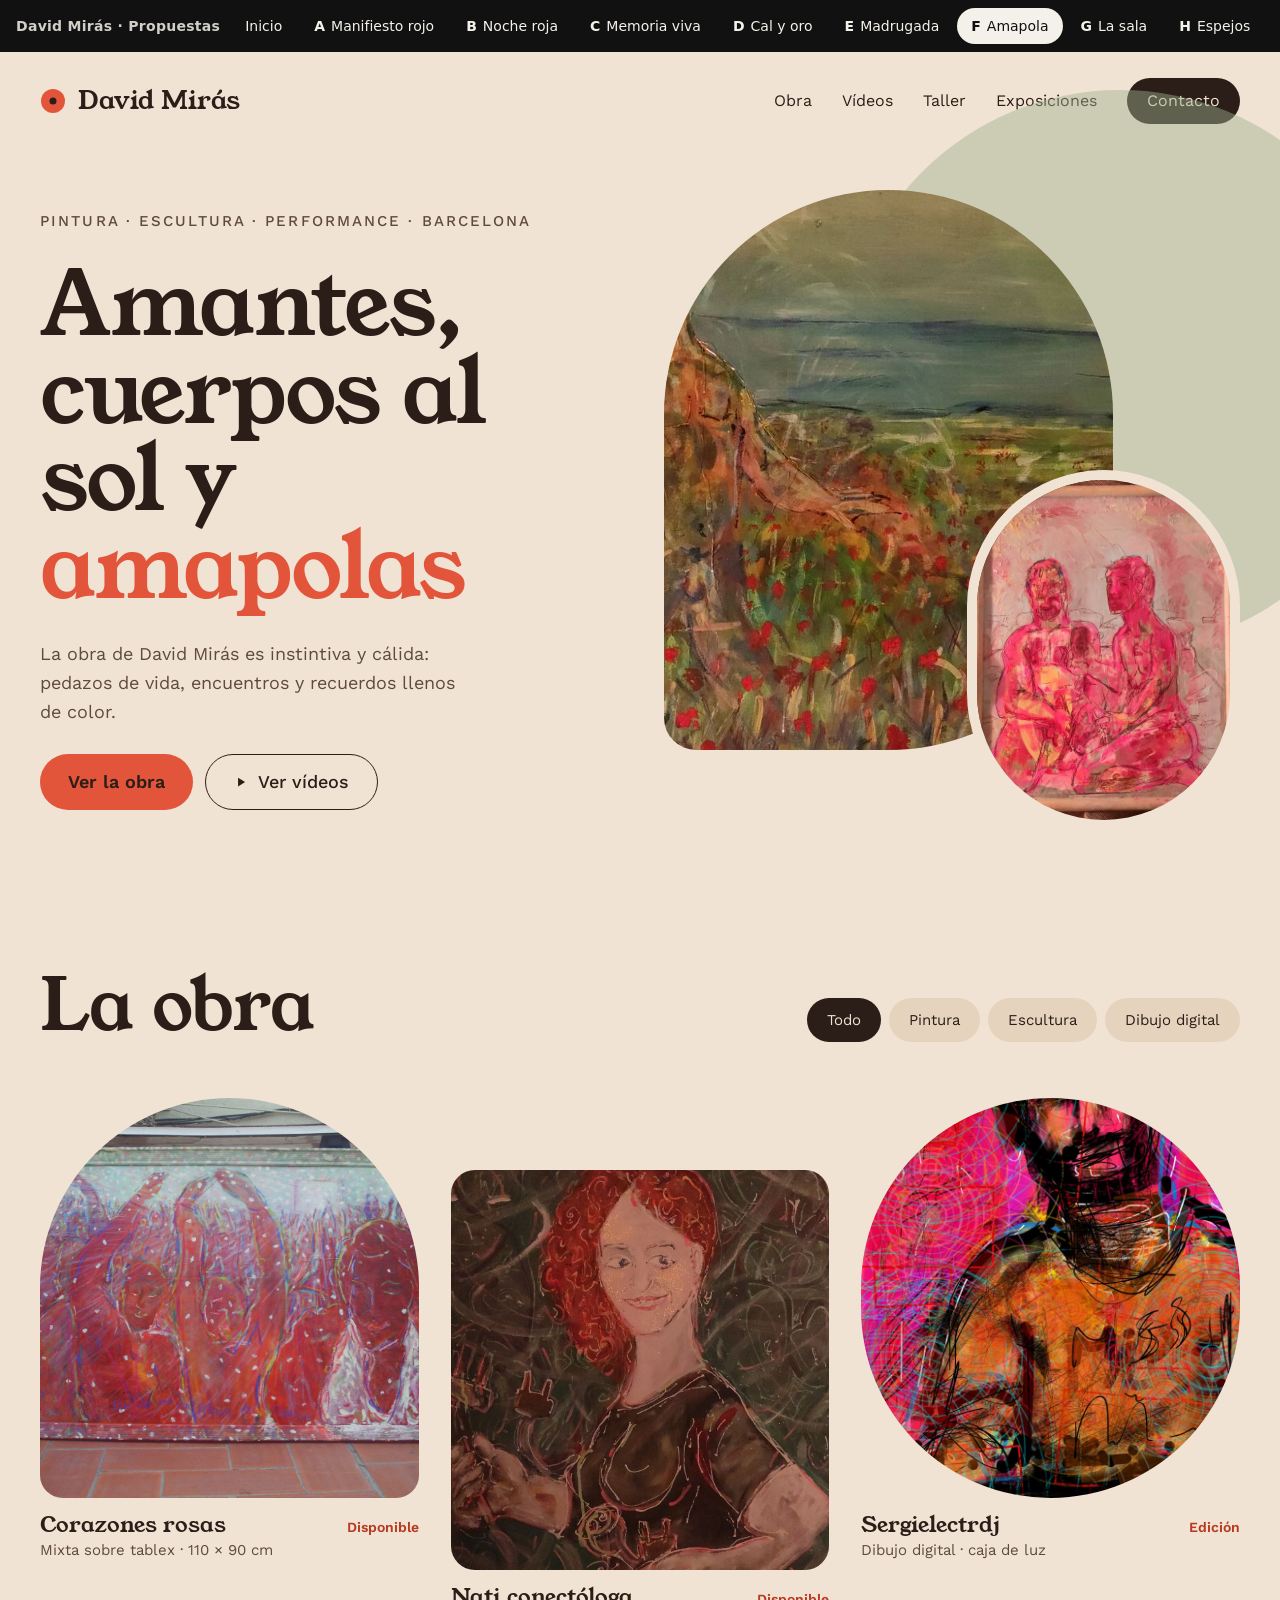
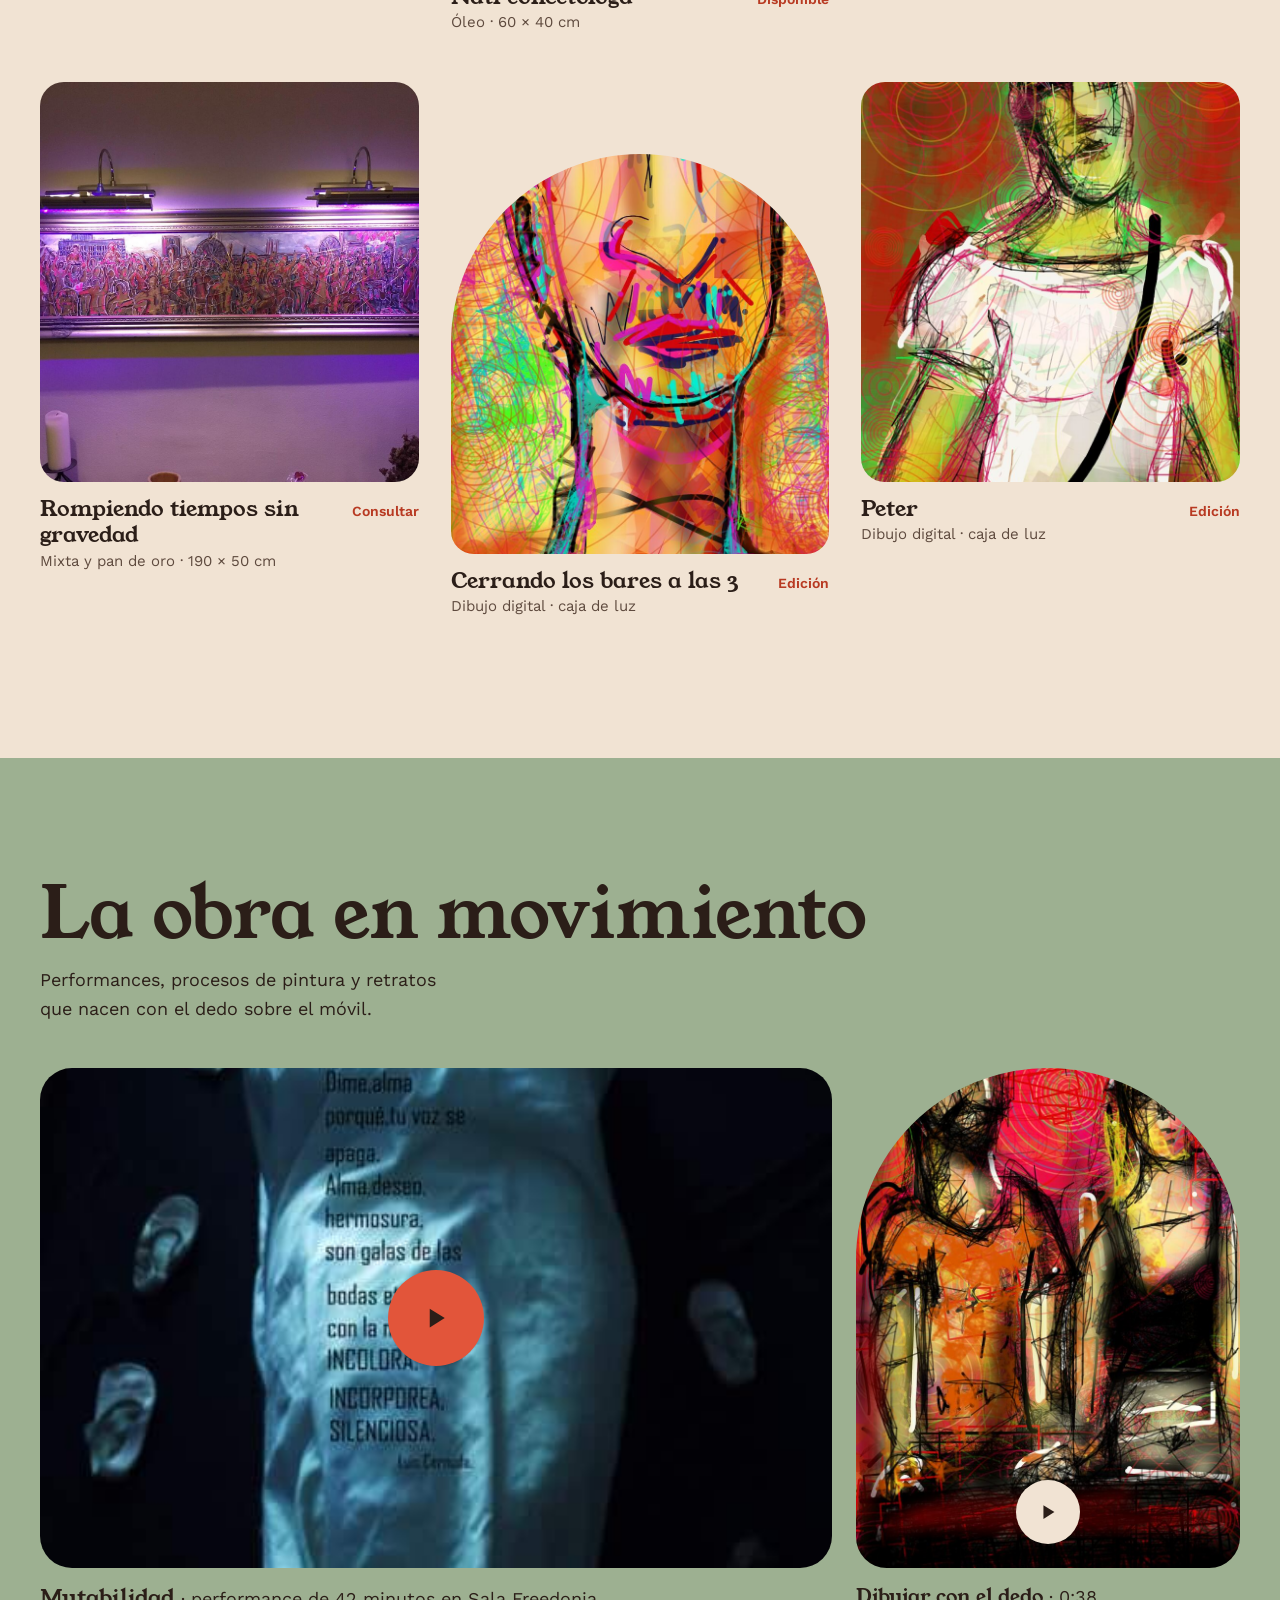
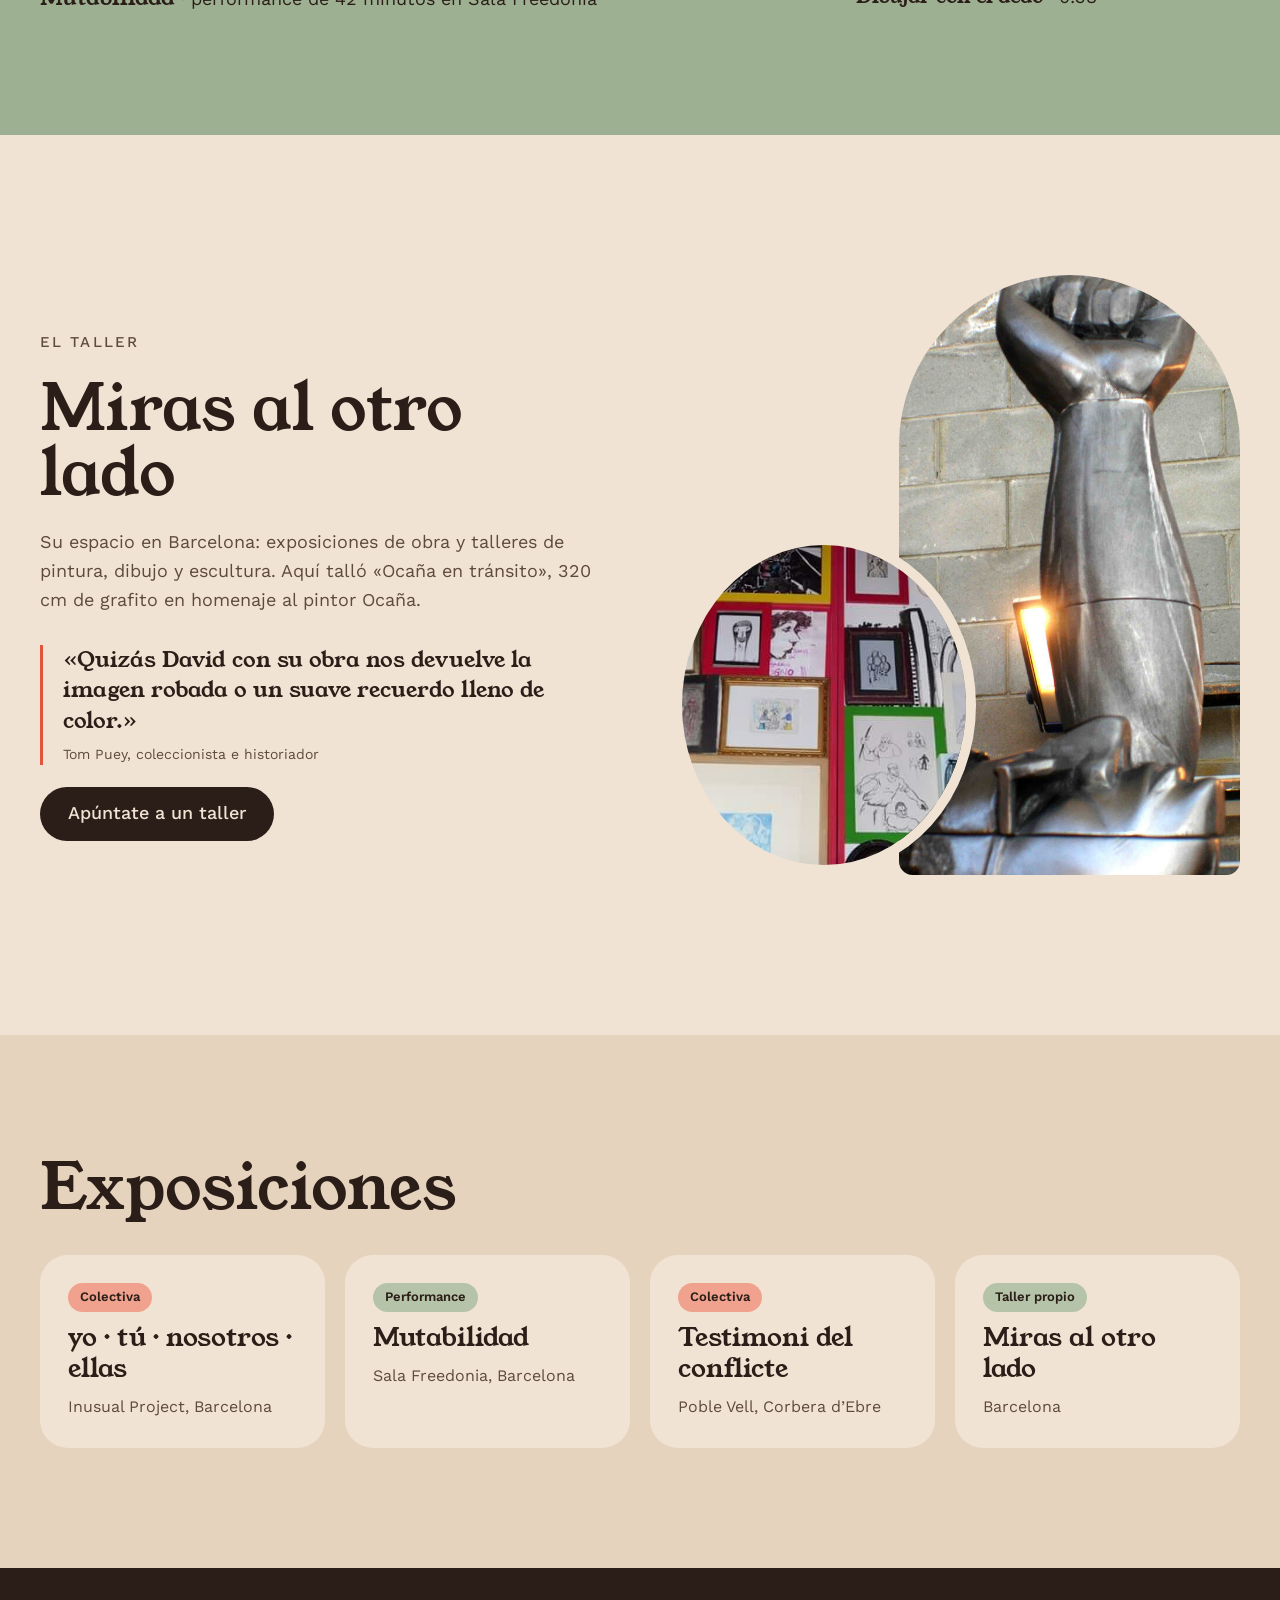
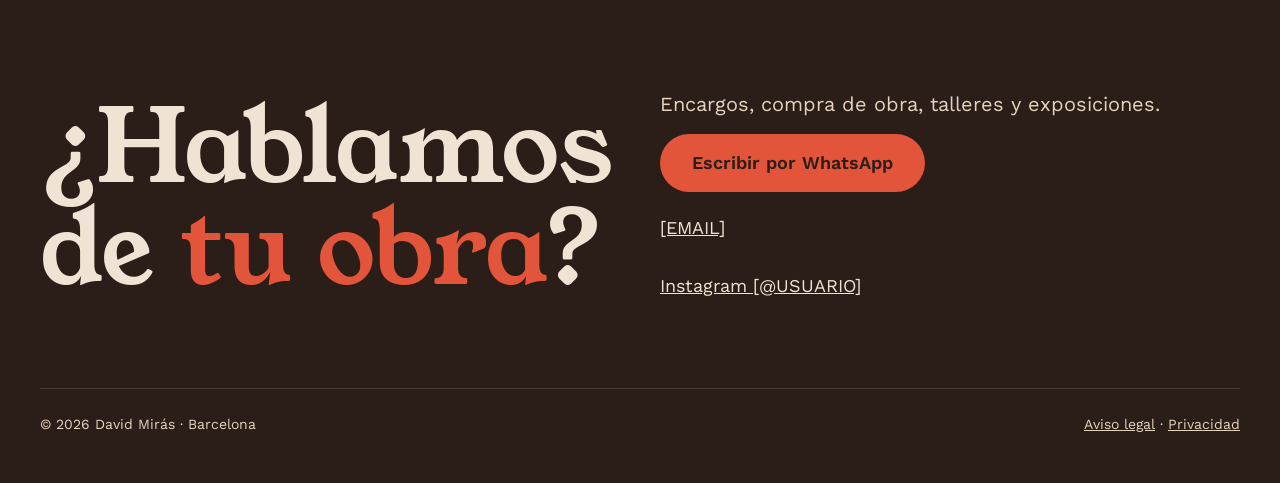
<file: propuesta-f/index.html>
<!doctype html>
<html lang="es">
<head>
<meta charset="utf-8">
<meta name="viewport" content="width=device-width, initial-scale=1">
<meta name="robots" content="noindex">
<title>David Mirás · Propuesta F · Amapola</title>

<link rel="preconnect" href="https://fonts.googleapis.com">
<link href="https://fonts.googleapis.com/css2?family=Young+Serif&amp;family=Work+Sans:ital,wght@0,400;0,500;0,600;1,400&amp;display=swap" rel="stylesheet">
<style>
body{margin:0;background:#F1E3D3}
a{color:#2B1E18}a:hover{color:#B83A22}
</style>

<link rel="stylesheet" href="../barra.css">
</head>
<body>
<nav class="dm-barra" aria-label="Propuestas de diseño"><span class="dm-marca">David Mirás · Propuestas</span><div class="dm-pestanas"><a href="../index.html">Inicio</a><a href="../propuesta-a/index.html"><b>A</b> Manifiesto rojo</a><a href="../propuesta-b/index.html"><b>B</b> Noche roja</a><a href="../propuesta-c/index.html"><b>C</b> Memoria viva</a><a href="../propuesta-d/index.html"><b>D</b> Cal y oro</a><a href="../propuesta-e/index.html"><b>E</b> Madrugada</a><a href="../propuesta-f/index.html" aria-current="page"><b>F</b> Amapola</a><a href="../propuesta-g/index.html"><b>G</b> La sala</a><a href="../propuesta-h/index.html"><b>H</b> Espejos</a></div></nav>

<div style="background: #F1E3D3; color: #2B1E18; font-family: 'Work Sans', system-ui, sans-serif; font-size: 18px; line-height: 1.6; overflow: hidden">

<header style="max-width: 1320px; margin: 0 auto; padding: 26px 40px; display: flex; flex-wrap: wrap; gap: 12px 40px; align-items: center; justify-content: space-between">
<a href="#inicio" style="display: flex; align-items: center; gap: 12px; font-family: 'Young Serif', serif; font-size: 26px; text-decoration: none"><svg aria-hidden="true" width="26" height="26" viewBox="0 0 26 26"><circle cx="13" cy="13" r="12" fill="#E2553A"></circle><circle cx="13" cy="13" r="3.5" fill="#2B1E18"></circle></svg>David Mirás</a>
<nav aria-label="Principal" style="display: flex; flex-wrap: wrap; gap: 6px 30px; font-size: 16px">
<a href="#obra" style="text-decoration: none; padding: 10px 0">Obra</a>
<a href="#videos" style="text-decoration: none; padding: 10px 0">Vídeos</a>
<a href="#taller" style="text-decoration: none; padding: 10px 0">Taller</a>
<a href="#exposiciones" style="text-decoration: none; padding: 10px 0">Exposiciones</a>
<a href="#contacto" style="text-decoration: none; padding: 10px 20px; border-radius: 999px; background: #2B1E18; color: #F1E3D3">Contacto</a>
</nav>
</header>

<section id="inicio" style="position: relative; max-width: 1320px; margin: 0 auto; padding: 40px 40px 140px">
<div aria-hidden="true" style="position: absolute; right: -120px; top: -60px; width: 560px; height: 560px; border-radius: 50%; background: #9DB091; opacity: 0.45"></div>
<div style="position: relative; display: grid; grid-template-columns: repeat(auto-fit, minmax(min(100%, 440px), 1fr)); gap: 48px; align-items: center">
<div style="display: flex; flex-direction: column; gap: 28px">
<p style="margin: 0; font-size: 15px; font-weight: 500; letter-spacing: 0.14em; text-transform: uppercase; color: #5E4A3E">Pintura · Escultura · Performance · Barcelona</p>
<h1 style="margin: 0; font-family: 'Young Serif', serif; font-weight: 400; font-size: clamp(60px, 7vw, 108px); line-height: 0.98; letter-spacing: -0.02em">Amantes, cuerpos al sol y <span style="color: #E2553A">amapolas</span></h1>
<p style="margin: 0; max-width: 440px; color: #5E4A3E">La obra de David Mirás es instintiva y cálida: pedazos de vida, encuentros y recuerdos llenos de color.</p>
<div style="display: flex; flex-wrap: wrap; gap: 12px">
<a href="#obra" style="display: inline-flex; align-items: center; min-height: 54px; padding: 0 28px; border-radius: 999px; background: #E2553A; color: #2B1E18; text-decoration: none; font-weight: 600">Ver la obra</a>
<a href="#videos" style="display: inline-flex; align-items: center; gap: 10px; min-height: 54px; padding: 0 28px; border-radius: 999px; border: 1.5px solid #2B1E18; text-decoration: none; font-weight: 500"><svg aria-hidden="true" width="14" height="14" viewBox="0 0 24 24" fill="#2B1E18"><path d="M7 4.5v15l12-7.5z"></path></svg>Ver vídeos</a>
</div>
</div>
<div style="position: relative; height: 640px">
<img src="../img/morrina.jpg" alt="Morriña entre amapolas, óleo de una figura entre flores rojas" style="position: absolute; left: 0; top: 0; width: 78%; height: 560px; object-fit: cover; display: block; border-radius: 280px 280px 280px 40px">
<img src="../img/amantes.jpg" alt="Amantes, pintura en tonos rosas" style="position: absolute; right: 0; bottom: 0; width: 44%; height: 340px; object-fit: cover; display: block; border-radius: 200px; border: 10px solid #F1E3D3">
</div>
</div>
</section>

<section id="obra" style="max-width: 1320px; margin: 0 auto; padding: 0 40px 140px">
<div style="display: flex; flex-wrap: wrap; gap: 16px 40px; justify-content: space-between; align-items: end; margin-bottom: 56px">
<h2 style="margin: 0; font-family: 'Young Serif', serif; font-weight: 400; font-size: 72px; line-height: 1">La obra</h2>
<div role="group" aria-label="Filtrar obra" style="display: flex; flex-wrap: wrap; gap: 8px">
<button type="button" style="min-height: 44px; padding: 0 20px; border-radius: 999px; border: 0; background: #2B1E18; color: #F1E3D3; font: inherit; font-size: 15px; cursor: pointer">Todo</button>
<button type="button" style="min-height: 44px; padding: 0 20px; border-radius: 999px; border: 0; background: #E6D3BE; color: #2B1E18; font: inherit; font-size: 15px; cursor: pointer">Pintura</button>
<button type="button" style="min-height: 44px; padding: 0 20px; border-radius: 999px; border: 0; background: #E6D3BE; color: #2B1E18; font: inherit; font-size: 15px; cursor: pointer">Escultura</button>
<button type="button" style="min-height: 44px; padding: 0 20px; border-radius: 999px; border: 0; background: #E6D3BE; color: #2B1E18; font: inherit; font-size: 15px; cursor: pointer">Dibujo digital</button>
</div>
</div>
<div style="display: grid; grid-template-columns: repeat(auto-fill, minmax(min(100%, 300px), 1fr)); gap: 48px 32px; align-items: start">

<figure style="margin: 0; margin-top: 0px; display: flex; flex-direction: column; gap: 14px">
<img src="../img/entrada-ano.jpg" alt="Corazones rosas" style="width: 100%; height: 400px; object-fit: cover; display: block; border-radius: 200px 200px 24px 24px">
<figcaption style="display: flex; justify-content: space-between; gap: 12px; align-items: baseline">
<span style="display: flex; flex-direction: column"><span style="font-family: 'Young Serif', serif; font-size: 22px; line-height: 1.2">Corazones rosas</span><span style="font-size: 15px; color: #5E4A3E">Mixta sobre tablex · 110 × 90 cm</span></span>
<span style="font-size: 14px; font-weight: 600; color: #B83A22; white-space: nowrap">Disponible</span>
</figcaption>
</figure>

<figure style="margin: 0; margin-top: 72px; display: flex; flex-direction: column; gap: 14px">
<img src="../img/nati.jpg" alt="Nati conectóloga" style="width: 100%; height: 400px; object-fit: cover; display: block; border-radius: 24px">
<figcaption style="display: flex; justify-content: space-between; gap: 12px; align-items: baseline">
<span style="display: flex; flex-direction: column"><span style="font-family: 'Young Serif', serif; font-size: 22px; line-height: 1.2">Nati conectóloga</span><span style="font-size: 15px; color: #5E4A3E">Óleo · 60 × 40 cm</span></span>
<span style="font-size: 14px; font-weight: 600; color: #B83A22; white-space: nowrap">Disponible</span>
</figcaption>
</figure>

<figure style="margin: 0; margin-top: 0px; display: flex; flex-direction: column; gap: 14px">
<img src="../img/sergielectrdj.jpg" alt="Sergielectrdj" style="width: 100%; height: 400px; object-fit: cover; display: block; border-radius: 200px">
<figcaption style="display: flex; justify-content: space-between; gap: 12px; align-items: baseline">
<span style="display: flex; flex-direction: column"><span style="font-family: 'Young Serif', serif; font-size: 22px; line-height: 1.2">Sergielectrdj</span><span style="font-size: 15px; color: #5E4A3E">Dibujo digital · caja de luz</span></span>
<span style="font-size: 14px; font-weight: 600; color: #B83A22; white-space: nowrap">Edición</span>
</figcaption>
</figure>

<figure style="margin: 0; margin-top: 0px; display: flex; flex-direction: column; gap: 14px">
<img src="../img/rompiendo-tiempos.jpg" alt="Rompiendo tiempos sin gravedad" style="width: 100%; height: 400px; object-fit: cover; display: block; border-radius: 24px">
<figcaption style="display: flex; justify-content: space-between; gap: 12px; align-items: baseline">
<span style="display: flex; flex-direction: column"><span style="font-family: 'Young Serif', serif; font-size: 22px; line-height: 1.2">Rompiendo tiempos sin gravedad</span><span style="font-size: 15px; color: #5E4A3E">Mixta y pan de oro · 190 × 50 cm</span></span>
<span style="font-size: 14px; font-weight: 600; color: #B83A22; white-space: nowrap">Consultar</span>
</figcaption>
</figure>

<figure style="margin: 0; margin-top: 72px; display: flex; flex-direction: column; gap: 14px">
<img src="../img/cerrando-bares.jpg" alt="Cerrando los bares a las 3" style="width: 100%; height: 400px; object-fit: cover; display: block; border-radius: 200px 200px 24px 24px">
<figcaption style="display: flex; justify-content: space-between; gap: 12px; align-items: baseline">
<span style="display: flex; flex-direction: column"><span style="font-family: 'Young Serif', serif; font-size: 22px; line-height: 1.2">Cerrando los bares a las 3</span><span style="font-size: 15px; color: #5E4A3E">Dibujo digital · caja de luz</span></span>
<span style="font-size: 14px; font-weight: 600; color: #B83A22; white-space: nowrap">Edición</span>
</figcaption>
</figure>

<figure style="margin: 0; margin-top: 0px; display: flex; flex-direction: column; gap: 14px">
<img src="../img/peter.jpg" alt="Peter" style="width: 100%; height: 400px; object-fit: cover; display: block; border-radius: 24px">
<figcaption style="display: flex; justify-content: space-between; gap: 12px; align-items: baseline">
<span style="display: flex; flex-direction: column"><span style="font-family: 'Young Serif', serif; font-size: 22px; line-height: 1.2">Peter</span><span style="font-size: 15px; color: #5E4A3E">Dibujo digital · caja de luz</span></span>
<span style="font-size: 14px; font-weight: 600; color: #B83A22; white-space: nowrap">Edición</span>
</figcaption>
</figure>

</div>
</section>

<section id="videos" style="background: #9DB091">
<div style="max-width: 1320px; margin: 0 auto; padding: 120px 40px">
<div style="display: flex; flex-wrap: wrap; gap: 16px 40px; justify-content: space-between; align-items: end; margin-bottom: 44px">
<h2 style="margin: 0; font-family: 'Young Serif', serif; font-weight: 400; font-size: 72px; line-height: 1">La obra en movimiento</h2>
<p style="margin: 0; max-width: 400px">Performances, procesos de pintura y retratos que nacen con el dedo sobre el móvil.</p>
</div>
<div style="display: grid; grid-template-columns: repeat(auto-fit, minmax(min(100%, 260px), 1fr)); gap: 24px">
<figure style="margin: 0; grid-column: span 2; display: flex; flex-direction: column; gap: 12px">
<div style="position: relative; height: 500px; border-radius: 32px; overflow: hidden">
<img src="../img/mutabilidad.jpg" alt="Fotograma de la performance Mutabilidad" style="width: 100%; height: 100%; object-fit: cover; display: block">
<button type="button" aria-label="Reproducir vídeo Mutabilidad" style="position: absolute; left: 50%; top: 50%; transform: translate(-50%, -50%); width: 96px; height: 96px; border-radius: 50%; border: 0; background: #E2553A; display: flex; align-items: center; justify-content: center; cursor: pointer"><svg aria-hidden="true" width="30" height="30" viewBox="0 0 24 24" fill="#2B1E18"><path d="M7 4.5v15l12-7.5z"></path></svg></button>
</div>
<figcaption><span style="font-family: 'Young Serif', serif; font-size: 22px">Mutabilidad</span> · performance de 42 minutos en Sala Freedonia</figcaption>
</figure>
<figure style="margin: 0; display: flex; flex-direction: column; gap: 12px">
<div style="position: relative; height: 500px; border-radius: 200px 200px 32px 32px; overflow: hidden">
<img src="../img/dj-en-pareja.jpg" alt="Dibujo digital DJ en pareja" style="width: 100%; height: 100%; object-fit: cover; display: block">
<button type="button" aria-label="Reproducir vídeo de dibujo digital" style="position: absolute; left: 50%; bottom: 24px; transform: translateX(-50%); width: 64px; height: 64px; border-radius: 50%; border: 0; background: #F1E3D3; display: flex; align-items: center; justify-content: center; cursor: pointer"><svg aria-hidden="true" width="22" height="22" viewBox="0 0 24 24" fill="#2B1E18"><path d="M7 4.5v15l12-7.5z"></path></svg></button>
</div>
<figcaption><span style="font-family: 'Young Serif', serif; font-size: 20px">Dibujar con el dedo</span> · 0:38</figcaption>
</figure>
</div>
</div>
</section>

<section id="taller" style="max-width: 1320px; margin: 0 auto; padding: 140px 40px; display: grid; grid-template-columns: repeat(auto-fit, minmax(min(100%, 420px), 1fr)); gap: 64px; align-items: center">
<div style="display: flex; flex-direction: column; gap: 22px">
<p style="margin: 0; font-size: 15px; font-weight: 500; letter-spacing: 0.14em; text-transform: uppercase; color: #5E4A3E">El taller</p>
<h2 style="margin: 0; font-family: 'Young Serif', serif; font-weight: 400; font-size: 64px; line-height: 1.02">Miras al otro lado</h2>
<p style="margin: 0; color: #5E4A3E">Su espacio en Barcelona: exposiciones de obra y talleres de pintura, dibujo y escultura. Aquí talló «Ocaña en tránsito», 320 cm de grafito en homenaje al pintor Ocaña.</p>
<blockquote style="margin: 8px 0 0; padding-left: 20px; border-left: 3px solid #E2553A; font-family: 'Young Serif', serif; font-size: 22px; line-height: 1.4">«Quizás David con su obra nos devuelve la imagen robada o un suave recuerdo lleno de color.»<span style="display: block; margin-top: 8px; font-family: 'Work Sans', sans-serif; font-size: 14px; color: #5E4A3E">Tom Puey, coleccionista e historiador</span></blockquote>
<a href="#contacto" style="align-self: flex-start; display: inline-flex; align-items: center; min-height: 54px; padding: 0 28px; border-radius: 999px; background: #2B1E18; color: #F1E3D3; text-decoration: none; font-weight: 500">Apúntate a un taller</a>
</div>
<div style="position: relative; height: 620px">
<img src="../img/ocana-1.jpg" alt="Ocaña en tránsito, escultura de grafito" style="position: absolute; right: 0; top: 0; width: 60%; height: 600px; object-fit: cover; display: block; border-radius: 300px 300px 24px 24px">
<img src="../img/taller-pared.jpg" alt="Pared del taller con dibujos enmarcados" style="position: absolute; left: 0; bottom: 20px; width: 50%; height: 320px; object-fit: cover; display: block; border-radius: 50%; border: 10px solid #F1E3D3">
</div>
</section>

<section id="exposiciones" style="background: #E6D3BE">
<div style="max-width: 1320px; margin: 0 auto; padding: 120px 40px">
<h2 style="margin: 0 0 36px; font-family: 'Young Serif', serif; font-weight: 400; font-size: 64px; line-height: 1">Exposiciones</h2>
<ul style="list-style: none; margin: 0; padding: 0; display: grid; grid-template-columns: repeat(auto-fit, minmax(min(100%, 280px), 1fr)); gap: 20px">

<li style="background: #F1E3D3; border-radius: 28px; padding: 28px; display: flex; flex-direction: column; gap: 10px">
<span style="align-self: flex-start; padding: 4px 12px; border-radius: 999px; background: #F0A28F; font-size: 13px; font-weight: 600">Colectiva</span>
<span style="font-family: 'Young Serif', serif; font-size: 26px; line-height: 1.2">yo · tú · nosotros · ellas</span>
<span style="color: #5E4A3E; font-size: 16px">Inusual Project, Barcelona</span>
</li>

<li style="background: #F1E3D3; border-radius: 28px; padding: 28px; display: flex; flex-direction: column; gap: 10px">
<span style="align-self: flex-start; padding: 4px 12px; border-radius: 999px; background: #B5C4A8; font-size: 13px; font-weight: 600">Performance</span>
<span style="font-family: 'Young Serif', serif; font-size: 26px; line-height: 1.2">Mutabilidad</span>
<span style="color: #5E4A3E; font-size: 16px">Sala Freedonia, Barcelona</span>
</li>

<li style="background: #F1E3D3; border-radius: 28px; padding: 28px; display: flex; flex-direction: column; gap: 10px">
<span style="align-self: flex-start; padding: 4px 12px; border-radius: 999px; background: #F0A28F; font-size: 13px; font-weight: 600">Colectiva</span>
<span style="font-family: 'Young Serif', serif; font-size: 26px; line-height: 1.2">Testimoni del conflicte</span>
<span style="color: #5E4A3E; font-size: 16px">Poble Vell, Corbera d’Ebre</span>
</li>

<li style="background: #F1E3D3; border-radius: 28px; padding: 28px; display: flex; flex-direction: column; gap: 10px">
<span style="align-self: flex-start; padding: 4px 12px; border-radius: 999px; background: #B5C4A8; font-size: 13px; font-weight: 600">Taller propio</span>
<span style="font-family: 'Young Serif', serif; font-size: 26px; line-height: 1.2">Miras al otro lado</span>
<span style="color: #5E4A3E; font-size: 16px">Barcelona</span>
</li>

</ul>
</div>
</section>

<section id="contacto" style="background: #2B1E18; color: #F1E3D3">
<div style="max-width: 1320px; margin: 0 auto; padding: 120px 40px 48px">
<div style="display: grid; grid-template-columns: repeat(auto-fit, minmax(min(100%, 440px), 1fr)); gap: 40px; align-items: center">
<h2 style="margin: 0; font-family: 'Young Serif', serif; font-weight: 400; font-size: clamp(64px, 8vw, 112px); line-height: 1">¿Hablamos de <span style="color: #E2553A">tu obra</span>?</h2>
<div style="display: flex; flex-direction: column; gap: 14px; align-items: flex-start">
<p style="margin: 0; font-size: 20px; color: #E6D3BE">Encargos, compra de obra, talleres y exposiciones.</p>
<a href="#" style="display: inline-flex; align-items: center; min-height: 58px; padding: 0 32px; border-radius: 999px; background: #E2553A; color: #2B1E18; text-decoration: none; font-size: 18px; font-weight: 600">Escribir por WhatsApp</a>
<a href="mailto:[EMAIL]" style="min-height: 44px; display: inline-flex; align-items: center; color: #F1E3D3">[EMAIL]</a>
<a href="#" style="min-height: 44px; display: inline-flex; align-items: center; color: #F1E3D3">Instagram [@USUARIO]</a>
</div>
</div>
<p style="margin: 80px 0 0; display: flex; flex-wrap: wrap; justify-content: space-between; gap: 12px; font-size: 14px; color: #E6D3BE; border-top: 1px solid #4A3A30; padding-top: 24px"><span>© 2026 David Mirás · Barcelona</span><span><a href="#" style="color: #E6D3BE">Aviso legal</a> · <a href="#" style="color: #E6D3BE">Privacidad</a></span></p>
</div>
</section>

</div>

<script src="../barra.js"></script>
</body>
</html>
</file>
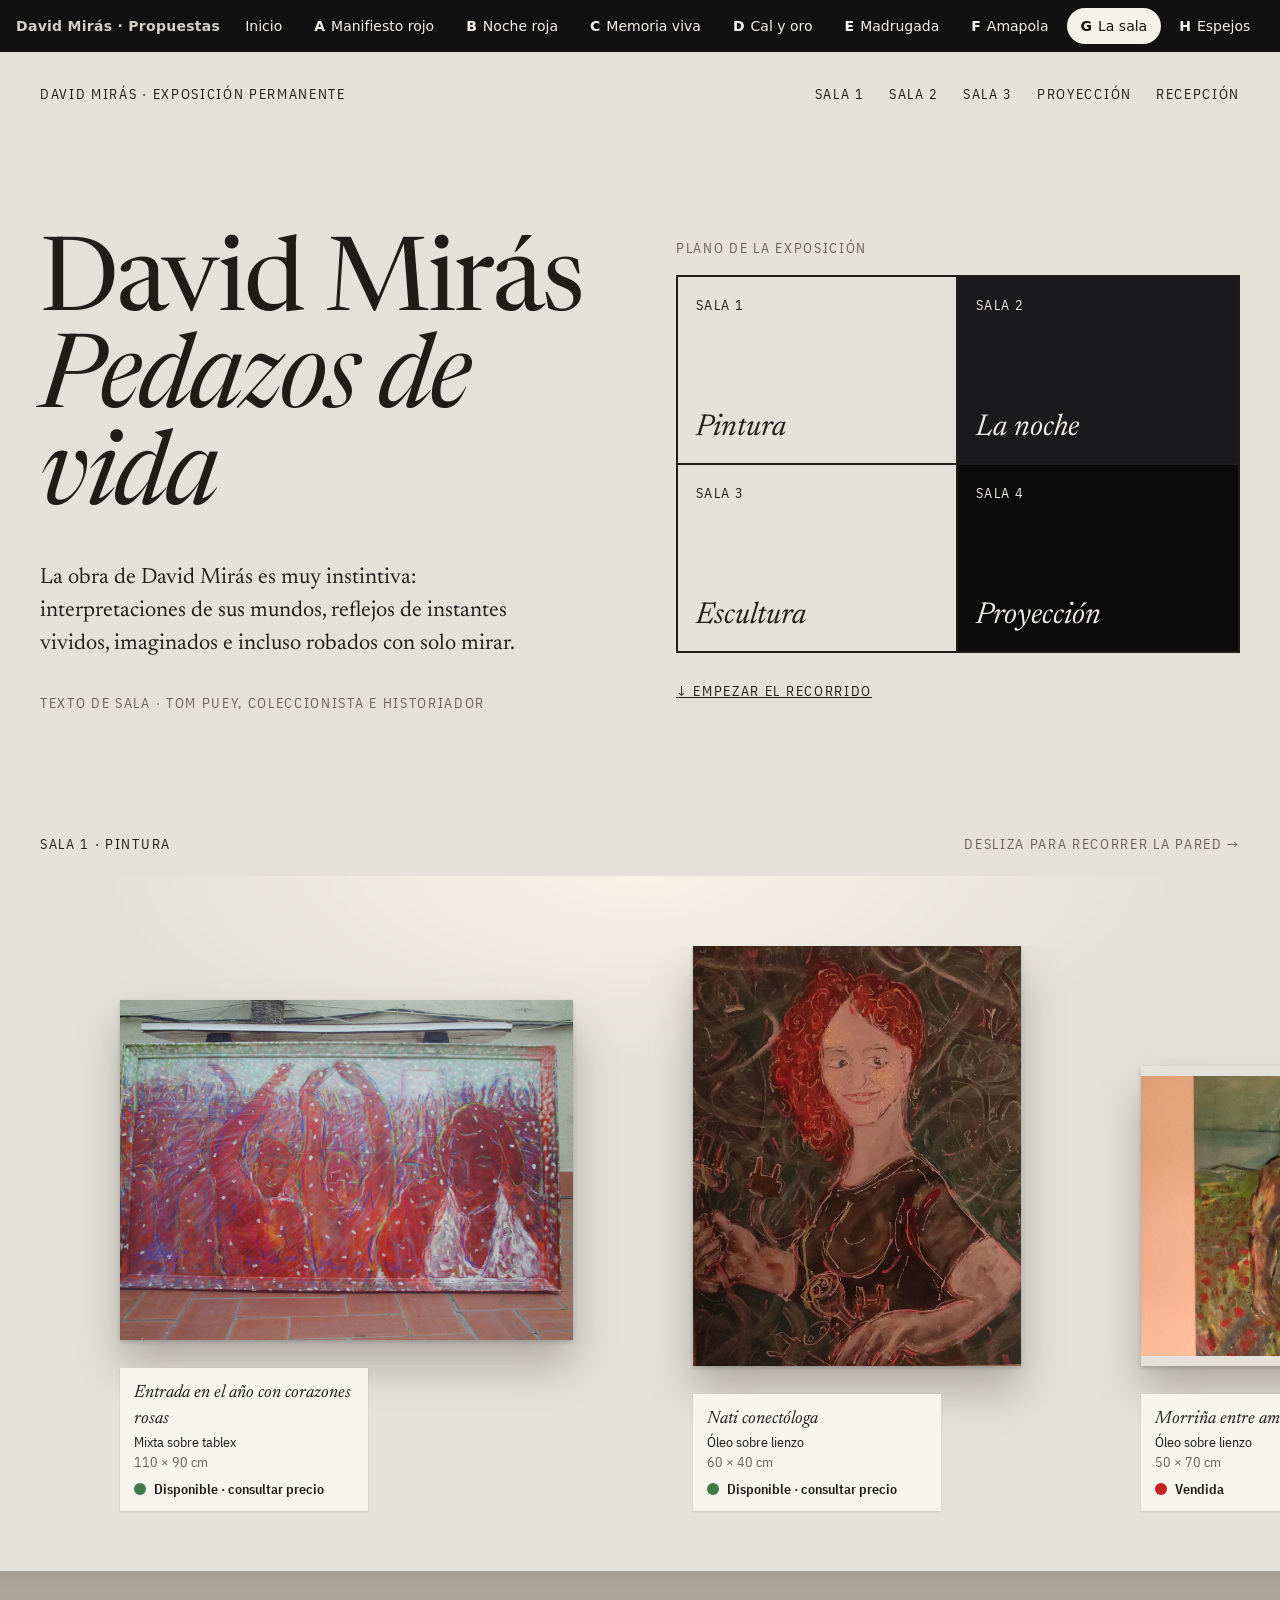
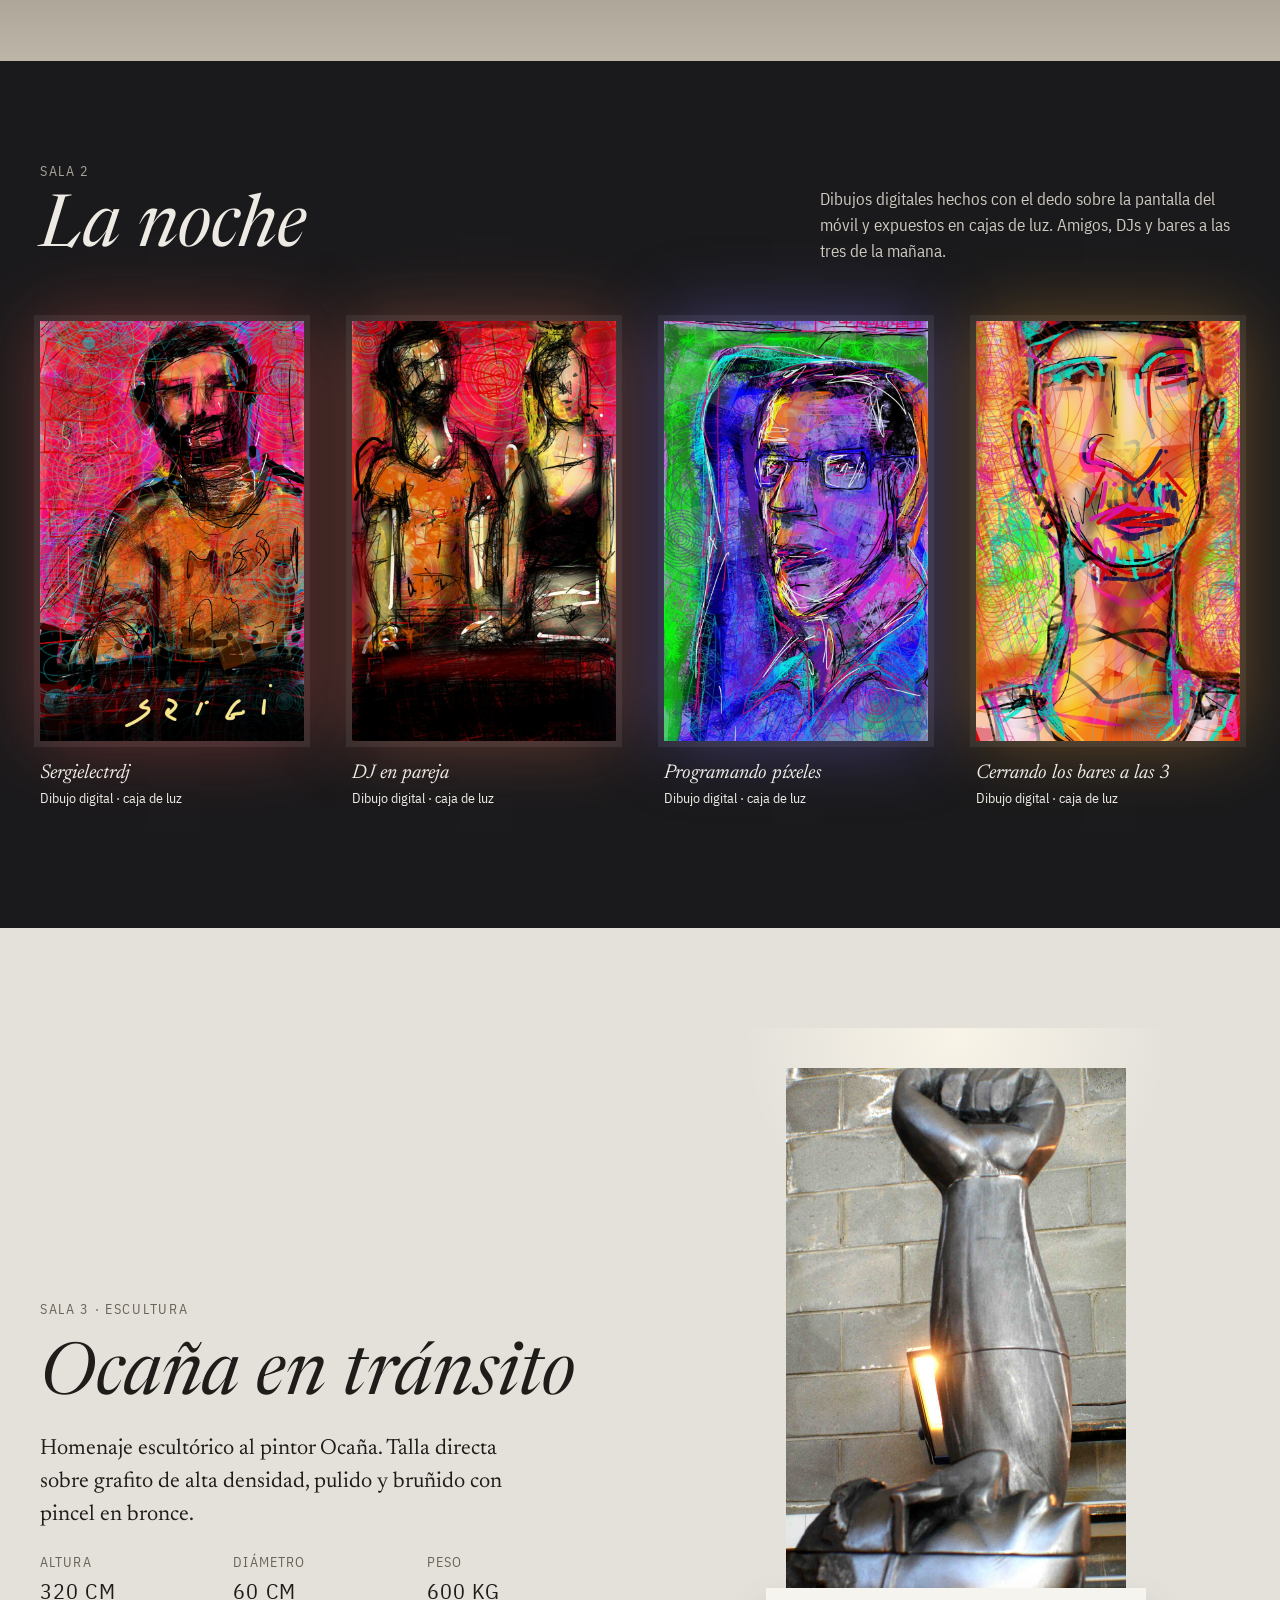
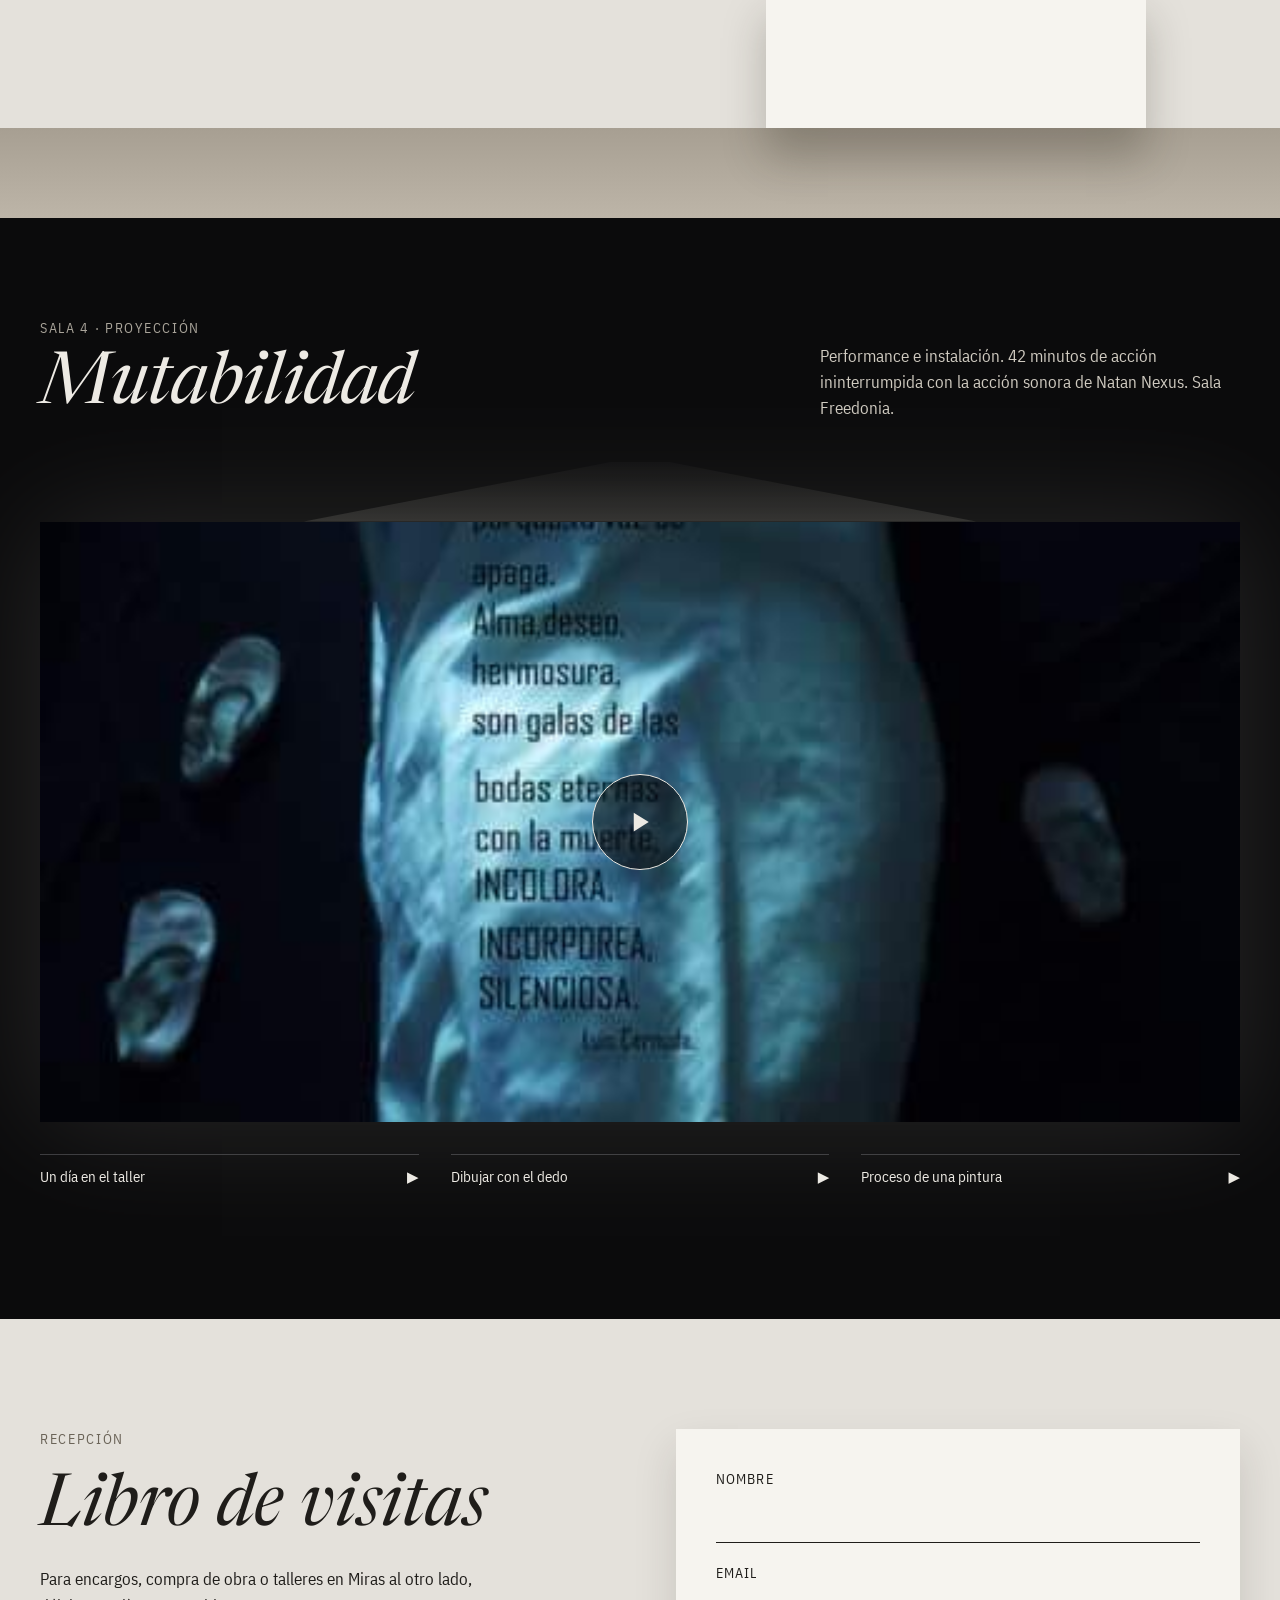
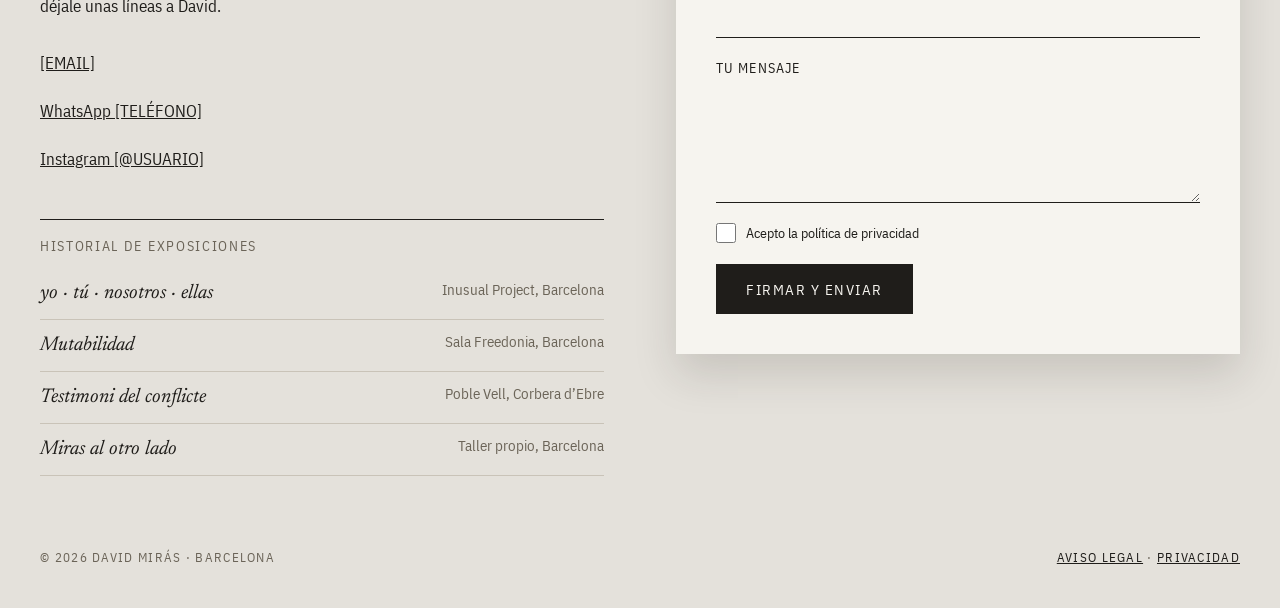
<file: propuesta-g/index.html>
<!doctype html>
<html lang="es">
<head>
<meta charset="utf-8">
<meta name="viewport" content="width=device-width, initial-scale=1">
<meta name="robots" content="noindex">
<title>David Mirás · Propuesta G · La sala</title>

<link rel="preconnect" href="https://fonts.googleapis.com">
<link href="https://fonts.googleapis.com/css2?family=Newsreader:ital,opsz,wght@0,6..72,400;1,6..72,400;1,6..72,500&amp;family=IBM+Plex+Sans+Condensed:wght@400;500;600&amp;display=swap" rel="stylesheet">
<style>
body{margin:0;background:#E4E1DB}
a{color:#1F1D1A}a:hover{color:#6B6458}
</style>

<link rel="stylesheet" href="../barra.css">
</head>
<body>
<nav class="dm-barra" aria-label="Propuestas de diseño"><span class="dm-marca">David Mirás · Propuestas</span><div class="dm-pestanas"><a href="../index.html">Inicio</a><a href="../propuesta-a/index.html"><b>A</b> Manifiesto rojo</a><a href="../propuesta-b/index.html"><b>B</b> Noche roja</a><a href="../propuesta-c/index.html"><b>C</b> Memoria viva</a><a href="../propuesta-d/index.html"><b>D</b> Cal y oro</a><a href="../propuesta-e/index.html"><b>E</b> Madrugada</a><a href="../propuesta-f/index.html"><b>F</b> Amapola</a><a href="../propuesta-g/index.html" aria-current="page"><b>G</b> La sala</a><a href="../propuesta-h/index.html"><b>H</b> Espejos</a></div></nav>

<div style="background: #E4E1DB; color: #1F1D1A; font-family: 'IBM Plex Sans Condensed', system-ui, sans-serif; font-size: 17px; line-height: 1.55">

<header style="max-width: 1360px; margin: 0 auto; padding: 22px 40px; display: flex; flex-wrap: wrap; gap: 12px 32px; align-items: center; justify-content: space-between; font-size: 14px; text-transform: uppercase; letter-spacing: 0.12em">
<span>David Mirás · Exposición permanente</span>
<nav aria-label="Salas" style="display: flex; flex-wrap: wrap; gap: 6px 24px">
<a href="#sala1" style="text-decoration: none; padding: 10px 0">Sala 1</a>
<a href="#sala2" style="text-decoration: none; padding: 10px 0">Sala 2</a>
<a href="#sala3" style="text-decoration: none; padding: 10px 0">Sala 3</a>
<a href="#sala4" style="text-decoration: none; padding: 10px 0">Proyección</a>
<a href="#recepcion" style="text-decoration: none; padding: 10px 0">Recepción</a>
</nav>
</header>

<section id="entrada" style="max-width: 1360px; margin: 0 auto; padding: 100px 40px 120px; display: grid; grid-template-columns: repeat(auto-fit, minmax(min(100%, 420px), 1fr)); gap: 72px; align-items: start">
<div style="display: flex; flex-direction: column; gap: 32px">
<h1 style="margin: 0; font-family: Newsreader, serif; font-weight: 400; font-size: clamp(72px, 8vw, 128px); line-height: 0.95; letter-spacing: -0.02em">David Mirás<br><em style="font-weight: 400">Pedazos de vida</em></h1>
<p style="margin: 0; max-width: 520px; font-family: Newsreader, serif; font-size: 22px; line-height: 1.5">La obra de David Mirás es muy instintiva: interpretaciones de sus mundos, reflejos de instantes vividos, imaginados e incluso robados con solo mirar.</p>
<p style="margin: 0; font-size: 14px; text-transform: uppercase; letter-spacing: 0.12em; color: #6B6458">Texto de sala · Tom Puey, coleccionista e historiador</p>
</div>
<div style="display: flex; flex-direction: column; gap: 16px">
<p style="margin: 0; font-size: 14px; text-transform: uppercase; letter-spacing: 0.12em; color: #6B6458">Plano de la exposición</p>
<div style="display: grid; grid-template-columns: repeat(2, minmax(0, 1fr)); gap: 0; border: 2px solid #1F1D1A">
<a href="#sala1" style="min-height: 150px; padding: 18px; border-right: 2px solid #1F1D1A; border-bottom: 2px solid #1F1D1A; text-decoration: none; display: flex; flex-direction: column; justify-content: space-between"><span style="font-size: 14px; letter-spacing: 0.1em">SALA 1</span><span style="font-family: Newsreader, serif; font-style: italic; font-size: 30px; line-height: 1.1">Pintura</span></a>
<a href="#sala2" style="min-height: 150px; padding: 18px; border-bottom: 2px solid #1F1D1A; text-decoration: none; display: flex; flex-direction: column; justify-content: space-between; background: #1A1A1C; color: #EDEAE4"><span style="font-size: 14px; letter-spacing: 0.1em">SALA 2</span><span style="font-family: Newsreader, serif; font-style: italic; font-size: 30px; line-height: 1.1">La noche</span></a>
<a href="#sala3" style="min-height: 150px; padding: 18px; border-right: 2px solid #1F1D1A; text-decoration: none; display: flex; flex-direction: column; justify-content: space-between"><span style="font-size: 14px; letter-spacing: 0.1em">SALA 3</span><span style="font-family: Newsreader, serif; font-style: italic; font-size: 30px; line-height: 1.1">Escultura</span></a>
<a href="#sala4" style="min-height: 150px; padding: 18px; text-decoration: none; display: flex; flex-direction: column; justify-content: space-between; background: #0B0B0C; color: #EDEAE4"><span style="font-size: 14px; letter-spacing: 0.1em">SALA 4</span><span style="font-family: Newsreader, serif; font-style: italic; font-size: 30px; line-height: 1.1">Proyección</span></a>
</div>
<a href="#recepcion" style="align-self: flex-start; min-height: 44px; display: inline-flex; align-items: center; gap: 10px; font-size: 14px; text-transform: uppercase; letter-spacing: 0.12em">↓ Empezar el recorrido</a>
</div>
</section>

<section id="sala1" style="position: relative">
<div style="max-width: 1360px; margin: 0 auto; padding: 0 40px 20px; display: flex; justify-content: space-between; align-items: baseline; font-size: 14px; text-transform: uppercase; letter-spacing: 0.12em"><span>Sala 1 · Pintura</span><span style="color: #6B6458">Desliza para recorrer la pared →</span></div>
<div style="background: radial-gradient(ellipse 60% 40% at 50% 0%, rgba(255,250,235,0.7), rgba(255,250,235,0) 70%); padding: 70px 0 0">
<div style="display: flex; gap: 120px; overflow-x: auto; padding: 0 120px 60px; align-items: flex-end">

<figure style="margin: 0; flex: 0 0 auto; display: flex; flex-direction: column; align-items: flex-start; gap: 28px">
<img src="../img/entrada-ano.jpg" alt="Entrada en el año con corazones rosas" style="height: 340px; width: auto; max-width: 560px; object-fit: contain; display: block; box-shadow: 0 24px 40px rgba(40,35,25,0.28), 0 2px 4px rgba(40,35,25,0.2)">
<figcaption style="width: 220px; padding: 12px 14px; background: #F6F4EF; font-size: 14px; line-height: 1.45; box-shadow: 0 1px 2px rgba(0,0,0,0.12)">
<span style="display: block; font-family: Newsreader, serif; font-style: italic; font-size: 18px">Entrada en el año con corazones rosas</span>
<span style="display: block">Mixta sobre tablex</span>
<span style="display: block; color: #6B6458">110 × 90 cm</span>
<span style="display: flex; align-items: center; gap: 8px; margin-top: 6px; font-weight: 600"><svg aria-hidden="true" width="12" height="12" viewBox="0 0 12 12"><circle cx="6" cy="6" r="6" fill="#3F7A4A"></circle></svg>Disponible · consultar precio</span>
</figcaption>
</figure>

<figure style="margin: 0; flex: 0 0 auto; display: flex; flex-direction: column; align-items: flex-start; gap: 28px">
<img src="../img/nati.jpg" alt="Nati conectóloga" style="height: 420px; width: auto; max-width: 560px; object-fit: contain; display: block; box-shadow: 0 24px 40px rgba(40,35,25,0.28), 0 2px 4px rgba(40,35,25,0.2)">
<figcaption style="width: 220px; padding: 12px 14px; background: #F6F4EF; font-size: 14px; line-height: 1.45; box-shadow: 0 1px 2px rgba(0,0,0,0.12)">
<span style="display: block; font-family: Newsreader, serif; font-style: italic; font-size: 18px">Nati conectóloga</span>
<span style="display: block">Óleo sobre lienzo</span>
<span style="display: block; color: #6B6458">60 × 40 cm</span>
<span style="display: flex; align-items: center; gap: 8px; margin-top: 6px; font-weight: 600"><svg aria-hidden="true" width="12" height="12" viewBox="0 0 12 12"><circle cx="6" cy="6" r="6" fill="#3F7A4A"></circle></svg>Disponible · consultar precio</span>
</figcaption>
</figure>

<figure style="margin: 0; flex: 0 0 auto; display: flex; flex-direction: column; align-items: flex-start; gap: 28px">
<img src="../img/morrina.jpg" alt="Morriña entre amapolas" style="height: 300px; width: auto; max-width: 560px; object-fit: contain; display: block; box-shadow: 0 24px 40px rgba(40,35,25,0.28), 0 2px 4px rgba(40,35,25,0.2)">
<figcaption style="width: 220px; padding: 12px 14px; background: #F6F4EF; font-size: 14px; line-height: 1.45; box-shadow: 0 1px 2px rgba(0,0,0,0.12)">
<span style="display: block; font-family: Newsreader, serif; font-style: italic; font-size: 18px">Morriña entre amapolas</span>
<span style="display: block">Óleo sobre lienzo</span>
<span style="display: block; color: #6B6458">50 × 70 cm</span>
<span style="display: flex; align-items: center; gap: 8px; margin-top: 6px; font-weight: 600"><svg aria-hidden="true" width="12" height="12" viewBox="0 0 12 12"><circle cx="6" cy="6" r="6" fill="#C8201A"></circle></svg>Vendida</span>
</figcaption>
</figure>

<figure style="margin: 0; flex: 0 0 auto; display: flex; flex-direction: column; align-items: flex-start; gap: 28px">
<img src="../img/rompiendo-tiempos.jpg" alt="Rompiendo tiempos sin gravedad" style="height: 180px; width: auto; max-width: 560px; object-fit: contain; display: block; box-shadow: 0 24px 40px rgba(40,35,25,0.28), 0 2px 4px rgba(40,35,25,0.2)">
<figcaption style="width: 220px; padding: 12px 14px; background: #F6F4EF; font-size: 14px; line-height: 1.45; box-shadow: 0 1px 2px rgba(0,0,0,0.12)">
<span style="display: block; font-family: Newsreader, serif; font-style: italic; font-size: 18px">Rompiendo tiempos sin gravedad</span>
<span style="display: block">Mixta y pan de oro sobre tablex</span>
<span style="display: block; color: #6B6458">190 × 50 cm</span>
<span style="display: flex; align-items: center; gap: 8px; margin-top: 6px; font-weight: 600"><svg aria-hidden="true" width="12" height="12" viewBox="0 0 12 12"><circle cx="6" cy="6" r="6" fill="#3F7A4A"></circle></svg>Disponible · consultar precio</span>
</figcaption>
</figure>

<figure style="margin: 0; flex: 0 0 auto; display: flex; flex-direction: column; align-items: flex-start; gap: 28px">
<img src="../img/amantes.jpg" alt="Amantes" style="height: 380px; width: auto; max-width: 560px; object-fit: contain; display: block; box-shadow: 0 24px 40px rgba(40,35,25,0.28), 0 2px 4px rgba(40,35,25,0.2)">
<figcaption style="width: 220px; padding: 12px 14px; background: #F6F4EF; font-size: 14px; line-height: 1.45; box-shadow: 0 1px 2px rgba(0,0,0,0.12)">
<span style="display: block; font-family: Newsreader, serif; font-style: italic; font-size: 18px">Amantes</span>
<span style="display: block">Técnica mixta</span>
<span style="display: block; color: #6B6458">[MEDIDAS]</span>
<span style="display: flex; align-items: center; gap: 8px; margin-top: 6px; font-weight: 600"><svg aria-hidden="true" width="12" height="12" viewBox="0 0 12 12"><circle cx="6" cy="6" r="6" fill="#C8201A"></circle></svg>Vendida</span>
</figcaption>
</figure>

</div>
</div>
<div aria-hidden="true" style="height: 90px; background: linear-gradient(180deg, #A79F92, #BDB5A8)"></div>
</section>

<section id="sala2" style="background: #1A1A1C; color: #EDEAE4">
<div style="max-width: 1360px; margin: 0 auto; padding: 100px 40px 120px">
<div style="display: flex; flex-wrap: wrap; justify-content: space-between; gap: 16px 40px; align-items: end; margin-bottom: 56px">
<div><p style="margin: 0 0 10px; font-size: 14px; text-transform: uppercase; letter-spacing: 0.12em; color: #A9A49A">Sala 2</p><h2 style="margin: 0; font-family: Newsreader, serif; font-style: italic; font-weight: 400; font-size: 72px; line-height: 1">La noche</h2></div>
<p style="margin: 0; max-width: 420px; color: #CFCAC0">Dibujos digitales hechos con el dedo sobre la pantalla del móvil y expuestos en cajas de luz. Amigos, DJs y bares a las tres de la mañana.</p>
</div>
<div style="display: grid; grid-template-columns: repeat(auto-fit, minmax(min(100%, 240px), 1fr)); gap: 48px">

<figure style="margin: 0; display: flex; flex-direction: column; gap: 18px">
<img src="../img/sergielectrdj.jpg" alt="Sergielectrdj" style="width: 100%; height: 420px; object-fit: cover; display: block; box-shadow: 0 0 70px rgba(255,90,80,0.35), 0 0 0 6px #2A2A2D">
<figcaption style="font-size: 14px; line-height: 1.45"><span style="display: block; font-family: Newsreader, serif; font-style: italic; font-size: 20px">Sergielectrdj</span>Dibujo digital · caja de luz</figcaption>
</figure>

<figure style="margin: 0; display: flex; flex-direction: column; gap: 18px">
<img src="../img/dj-en-pareja.jpg" alt="DJ en pareja" style="width: 100%; height: 420px; object-fit: cover; display: block; box-shadow: 0 0 70px rgba(255,120,90,0.35), 0 0 0 6px #2A2A2D">
<figcaption style="font-size: 14px; line-height: 1.45"><span style="display: block; font-family: Newsreader, serif; font-style: italic; font-size: 20px">DJ en pareja</span>Dibujo digital · caja de luz</figcaption>
</figure>

<figure style="margin: 0; display: flex; flex-direction: column; gap: 18px">
<img src="../img/programando-pixeles.jpg" alt="Programando píxeles" style="width: 100%; height: 420px; object-fit: cover; display: block; box-shadow: 0 0 70px rgba(140,120,255,0.38), 0 0 0 6px #2A2A2D">
<figcaption style="font-size: 14px; line-height: 1.45"><span style="display: block; font-family: Newsreader, serif; font-style: italic; font-size: 20px">Programando píxeles</span>Dibujo digital · caja de luz</figcaption>
</figure>

<figure style="margin: 0; display: flex; flex-direction: column; gap: 18px">
<img src="../img/cerrando-bares.jpg" alt="Cerrando los bares a las 3" style="width: 100%; height: 420px; object-fit: cover; display: block; box-shadow: 0 0 70px rgba(255,170,60,0.35), 0 0 0 6px #2A2A2D">
<figcaption style="font-size: 14px; line-height: 1.45"><span style="display: block; font-family: Newsreader, serif; font-style: italic; font-size: 20px">Cerrando los bares a las 3</span>Dibujo digital · caja de luz</figcaption>
</figure>

</div>
</div>
</section>

<section id="sala3" style="background: #E4E1DB">
<div style="max-width: 1360px; margin: 0 auto; padding: 100px 40px 0; display: grid; grid-template-columns: repeat(auto-fit, minmax(min(100%, 420px), 1fr)); gap: 64px; align-items: end">
<div style="display: flex; flex-direction: column; gap: 20px; padding-bottom: 120px">
<p style="margin: 0; font-size: 14px; text-transform: uppercase; letter-spacing: 0.12em; color: #6B6458">Sala 3 · Escultura</p>
<h2 style="margin: 0; font-family: Newsreader, serif; font-style: italic; font-weight: 400; font-size: 72px; line-height: 1">Ocaña en tránsito</h2>
<p style="margin: 0; font-family: Newsreader, serif; font-size: 22px; line-height: 1.5; max-width: 480px">Homenaje escultórico al pintor Ocaña. Talla directa sobre grafito de alta densidad, pulido y bruñido con pincel en bronce.</p>
<dl style="margin: 0; display: grid; grid-template-columns: repeat(3, minmax(0, 1fr)); gap: 12px; font-size: 14px; text-transform: uppercase; letter-spacing: 0.08em"><div><dt style="color: #6B6458">Altura</dt><dd style="margin: 0; font-size: 22px">320 cm</dd></div><div><dt style="color: #6B6458">Diámetro</dt><dd style="margin: 0; font-size: 22px">60 cm</dd></div><div><dt style="color: #6B6458">Peso</dt><dd style="margin: 0; font-size: 22px">600 kg</dd></div></dl>
</div>
<div style="display: flex; flex-direction: column; align-items: center; background: radial-gradient(ellipse 50% 45% at 50% 0%, rgba(255,250,235,0.75), rgba(255,250,235,0) 75%); padding-top: 40px">
<img src="../img/ocana-1.jpg" alt="Ocaña en tránsito, escultura de grafito sobre peana" style="width: 340px; height: 520px; object-fit: cover; display: block">
<div aria-hidden="true" style="width: 380px; height: 140px; background: #F6F4EF; box-shadow: 0 30px 40px rgba(40,35,25,0.25)"></div>
</div>
</div>
<div aria-hidden="true" style="height: 90px; background: linear-gradient(180deg, #A79F92, #BDB5A8)"></div>
</section>

<section id="sala4" style="background: #0B0B0C; color: #EDEAE4">
<div style="max-width: 1360px; margin: 0 auto; padding: 100px 40px 120px">
<div style="display: flex; flex-wrap: wrap; justify-content: space-between; gap: 16px 40px; align-items: end; margin-bottom: 40px">
<div><p style="margin: 0 0 10px; font-size: 14px; text-transform: uppercase; letter-spacing: 0.12em; color: #A9A49A">Sala 4 · Proyección</p><h2 style="margin: 0; font-family: Newsreader, serif; font-style: italic; font-weight: 400; font-size: 72px; line-height: 1">Mutabilidad</h2></div>
<p style="margin: 0; max-width: 420px; color: #CFCAC0">Performance e instalación. 42 minutos de acción ininterrumpida con la acción sonora de Natan Nexus. Sala Freedonia.</p>
</div>
<div aria-hidden="true" style="height: 60px; margin: 0 22%; background: linear-gradient(180deg, rgba(255,250,235,0.02), rgba(255,250,235,0.12)); clip-path: polygon(46% 0, 54% 0, 100% 100%, 0 100%)"></div>
<div style="position: relative; height: 600px; box-shadow: 0 0 120px rgba(255,250,235,0.12)">
<img src="../img/mutabilidad.jpg" alt="Proyección de la performance Mutabilidad" style="width: 100%; height: 100%; object-fit: cover; display: block">
<button type="button" aria-label="Reproducir vídeo Mutabilidad" style="position: absolute; left: 50%; top: 50%; transform: translate(-50%, -50%); width: 96px; height: 96px; border-radius: 50%; border: 1px solid #EDEAE4; background: rgba(11,11,12,0.55); display: flex; align-items: center; justify-content: center; cursor: pointer"><svg aria-hidden="true" width="30" height="30" viewBox="0 0 24 24" fill="#EDEAE4"><path d="M7 4.5v15l12-7.5z"></path></svg></button>
</div>
<ul style="list-style: none; margin: 32px 0 0; padding: 0; display: grid; grid-template-columns: repeat(auto-fit, minmax(min(100%, 260px), 1fr)); gap: 12px 32px; font-size: 15px">
<li><a href="#" style="color: #EDEAE4; min-height: 44px; display: flex; justify-content: space-between; align-items: center; border-top: 1px solid #3A3A3D; text-decoration: none">Un día en el taller <span>▶</span></a></li>
<li><a href="#" style="color: #EDEAE4; min-height: 44px; display: flex; justify-content: space-between; align-items: center; border-top: 1px solid #3A3A3D; text-decoration: none">Dibujar con el dedo <span>▶</span></a></li>
<li><a href="#" style="color: #EDEAE4; min-height: 44px; display: flex; justify-content: space-between; align-items: center; border-top: 1px solid #3A3A3D; text-decoration: none">Proceso de una pintura <span>▶</span></a></li>
</ul>
</div>
</section>

<section id="recepcion" style="background: #E4E1DB">
<div style="max-width: 1360px; margin: 0 auto; padding: 110px 40px 48px; display: grid; grid-template-columns: repeat(auto-fit, minmax(min(100%, 420px), 1fr)); gap: 72px">
<div style="display: flex; flex-direction: column; gap: 22px">
<p style="margin: 0; font-size: 14px; text-transform: uppercase; letter-spacing: 0.12em; color: #6B6458">Recepción</p>
<h2 style="margin: 0; font-family: Newsreader, serif; font-style: italic; font-weight: 400; font-size: 72px; line-height: 1">Libro de visitas</h2>
<p style="margin: 0; max-width: 440px">Para encargos, compra de obra o talleres en Miras al otro lado, déjale unas líneas a David.</p>
<p style="margin: 0; display: flex; flex-direction: column; gap: 4px"><a href="mailto:[EMAIL]" style="min-height: 44px; display: inline-flex; align-items: center">[EMAIL]</a><a href="#" style="min-height: 44px; display: inline-flex; align-items: center">WhatsApp [TELÉFONO]</a><a href="#" style="min-height: 44px; display: inline-flex; align-items: center">Instagram [@USUARIO]</a></p>
<div style="margin-top: 16px; border-top: 1px solid #1F1D1A; padding-top: 16px">
<p style="margin: 0 0 10px; font-size: 14px; text-transform: uppercase; letter-spacing: 0.12em; color: #6B6458">Historial de exposiciones</p>
<ul style="list-style: none; margin: 0; padding: 0">

<li style="padding: 10px 0; border-bottom: 1px solid #C9C3B8; display: flex; flex-wrap: wrap; justify-content: space-between; gap: 4px 16px"><span style="font-family: Newsreader, serif; font-style: italic; font-size: 20px">yo · tú · nosotros · ellas</span><span style="color: #6B6458; font-size: 15px">Inusual Project, Barcelona</span></li>

<li style="padding: 10px 0; border-bottom: 1px solid #C9C3B8; display: flex; flex-wrap: wrap; justify-content: space-between; gap: 4px 16px"><span style="font-family: Newsreader, serif; font-style: italic; font-size: 20px">Mutabilidad</span><span style="color: #6B6458; font-size: 15px">Sala Freedonia, Barcelona</span></li>

<li style="padding: 10px 0; border-bottom: 1px solid #C9C3B8; display: flex; flex-wrap: wrap; justify-content: space-between; gap: 4px 16px"><span style="font-family: Newsreader, serif; font-style: italic; font-size: 20px">Testimoni del conflicte</span><span style="color: #6B6458; font-size: 15px">Poble Vell, Corbera d’Ebre</span></li>

<li style="padding: 10px 0; border-bottom: 1px solid #C9C3B8; display: flex; flex-wrap: wrap; justify-content: space-between; gap: 4px 16px"><span style="font-family: Newsreader, serif; font-style: italic; font-size: 20px">Miras al otro lado</span><span style="color: #6B6458; font-size: 15px">Taller propio, Barcelona</span></li>

</ul>
</div>
</div>
<form style="background: #F6F4EF; padding: 40px; display: flex; flex-direction: column; gap: 20px; box-shadow: 0 20px 40px rgba(40,35,25,0.15); align-self: start">
<label style="display: flex; flex-direction: column; gap: 6px; font-size: 14px; text-transform: uppercase; letter-spacing: 0.08em">Nombre<input type="text" style="min-height: 46px; padding: 0 4px; border: 0; border-bottom: 1px solid #1F1D1A; background: transparent; font: inherit; font-family: Newsreader, serif; font-size: 20px; text-transform: none"></label>
<label style="display: flex; flex-direction: column; gap: 6px; font-size: 14px; text-transform: uppercase; letter-spacing: 0.08em">Email<input type="email" style="min-height: 46px; padding: 0 4px; border: 0; border-bottom: 1px solid #1F1D1A; background: transparent; font: inherit; font-family: Newsreader, serif; font-size: 20px; text-transform: none"></label>
<label style="display: flex; flex-direction: column; gap: 6px; font-size: 14px; text-transform: uppercase; letter-spacing: 0.08em">Tu mensaje<textarea rows="5" style="padding: 8px 4px; border: 0; border-bottom: 1px solid #1F1D1A; background: transparent; font-family: Newsreader, serif; font-size: 20px; resize: vertical"></textarea></label>
<label style="display: flex; gap: 10px; align-items: flex-start; font-size: 14px"><input type="checkbox" style="width: 20px; height: 20px; margin: 0"> Acepto la política de privacidad</label>
<button type="submit" style="align-self: flex-start; min-height: 50px; padding: 0 30px; border: 0; background: #1F1D1A; color: #F6F4EF; font: inherit; font-size: 15px; text-transform: uppercase; letter-spacing: 0.1em; cursor: pointer">Firmar y enviar</button>
</form>
</div>
<p style="max-width: 1360px; margin: 0 auto; padding: 24px 40px 40px; display: flex; flex-wrap: wrap; justify-content: space-between; gap: 12px; font-size: 13px; text-transform: uppercase; letter-spacing: 0.1em; color: #6B6458"><span>© 2026 David Mirás · Barcelona</span><span><a href="#">Aviso legal</a> · <a href="#">Privacidad</a></span></p>
</section>

</div>

<script src="../barra.js"></script>
</body>
</html>
</file>
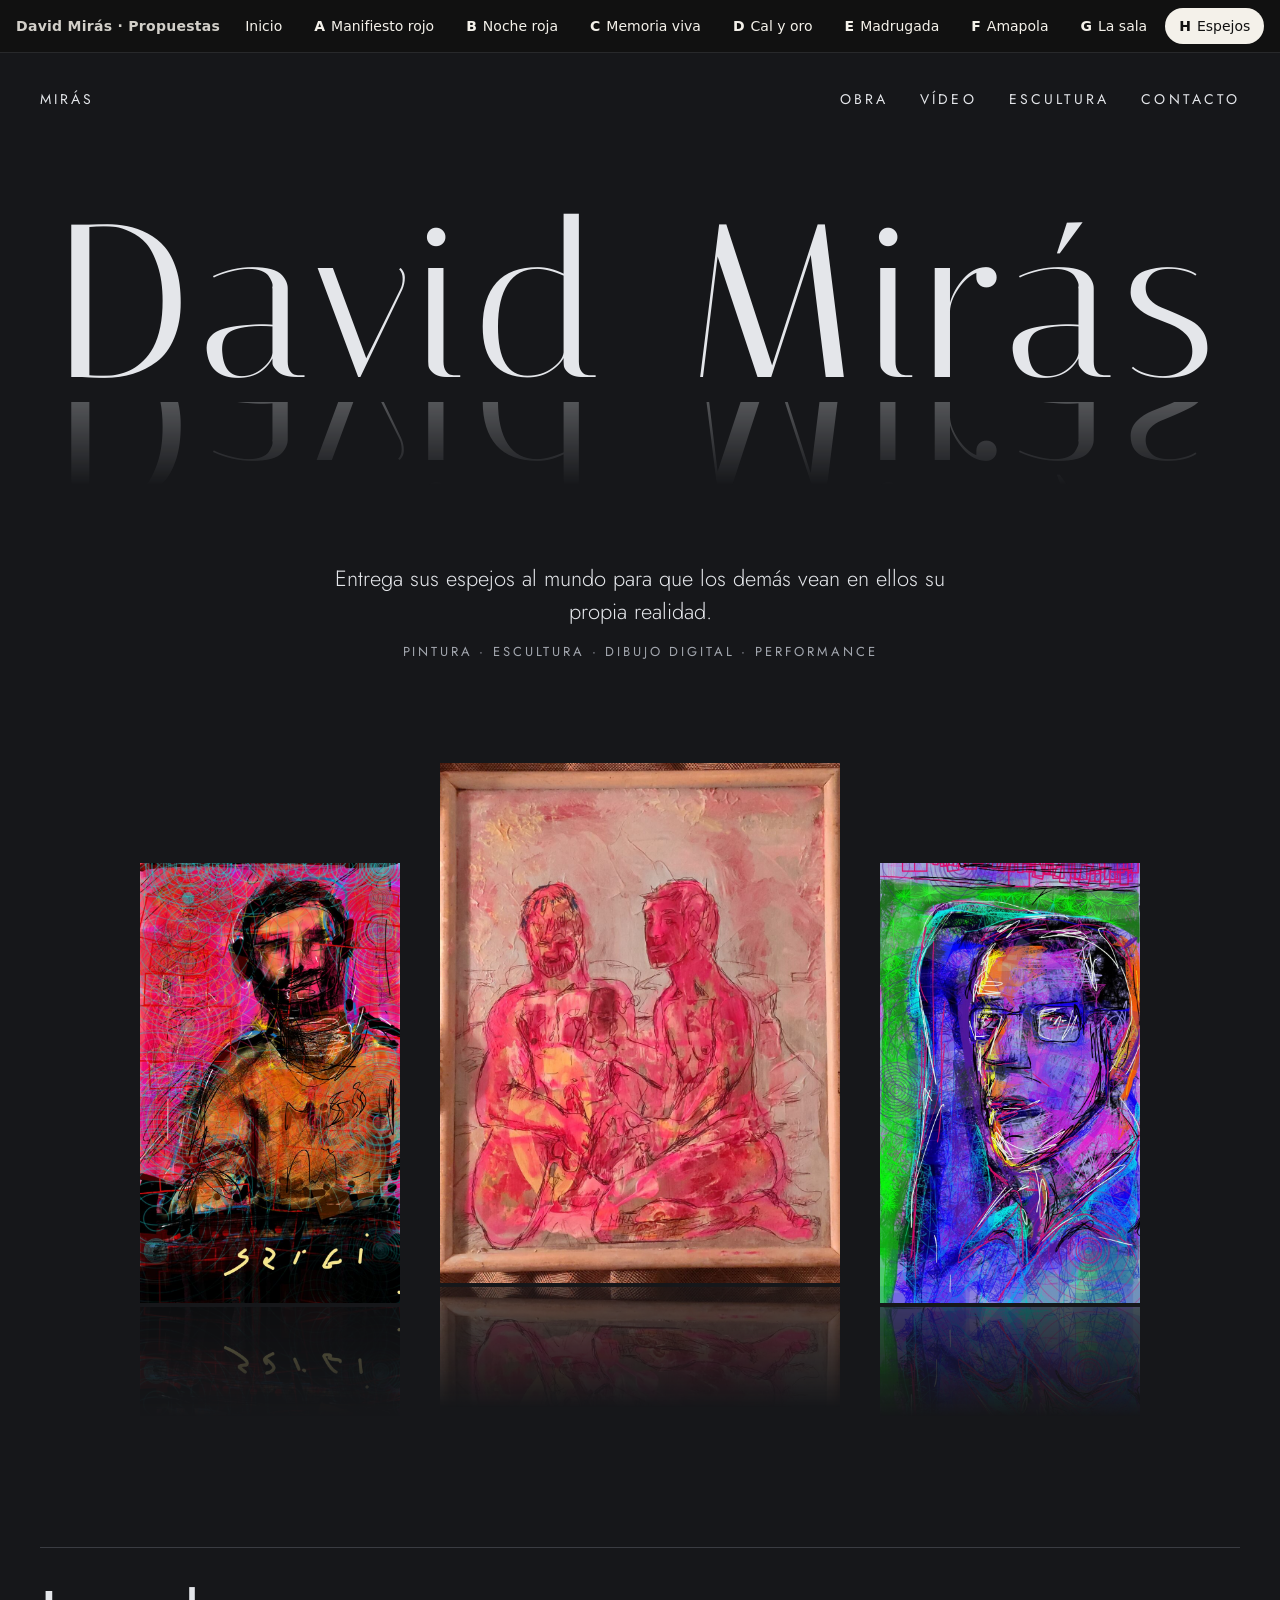
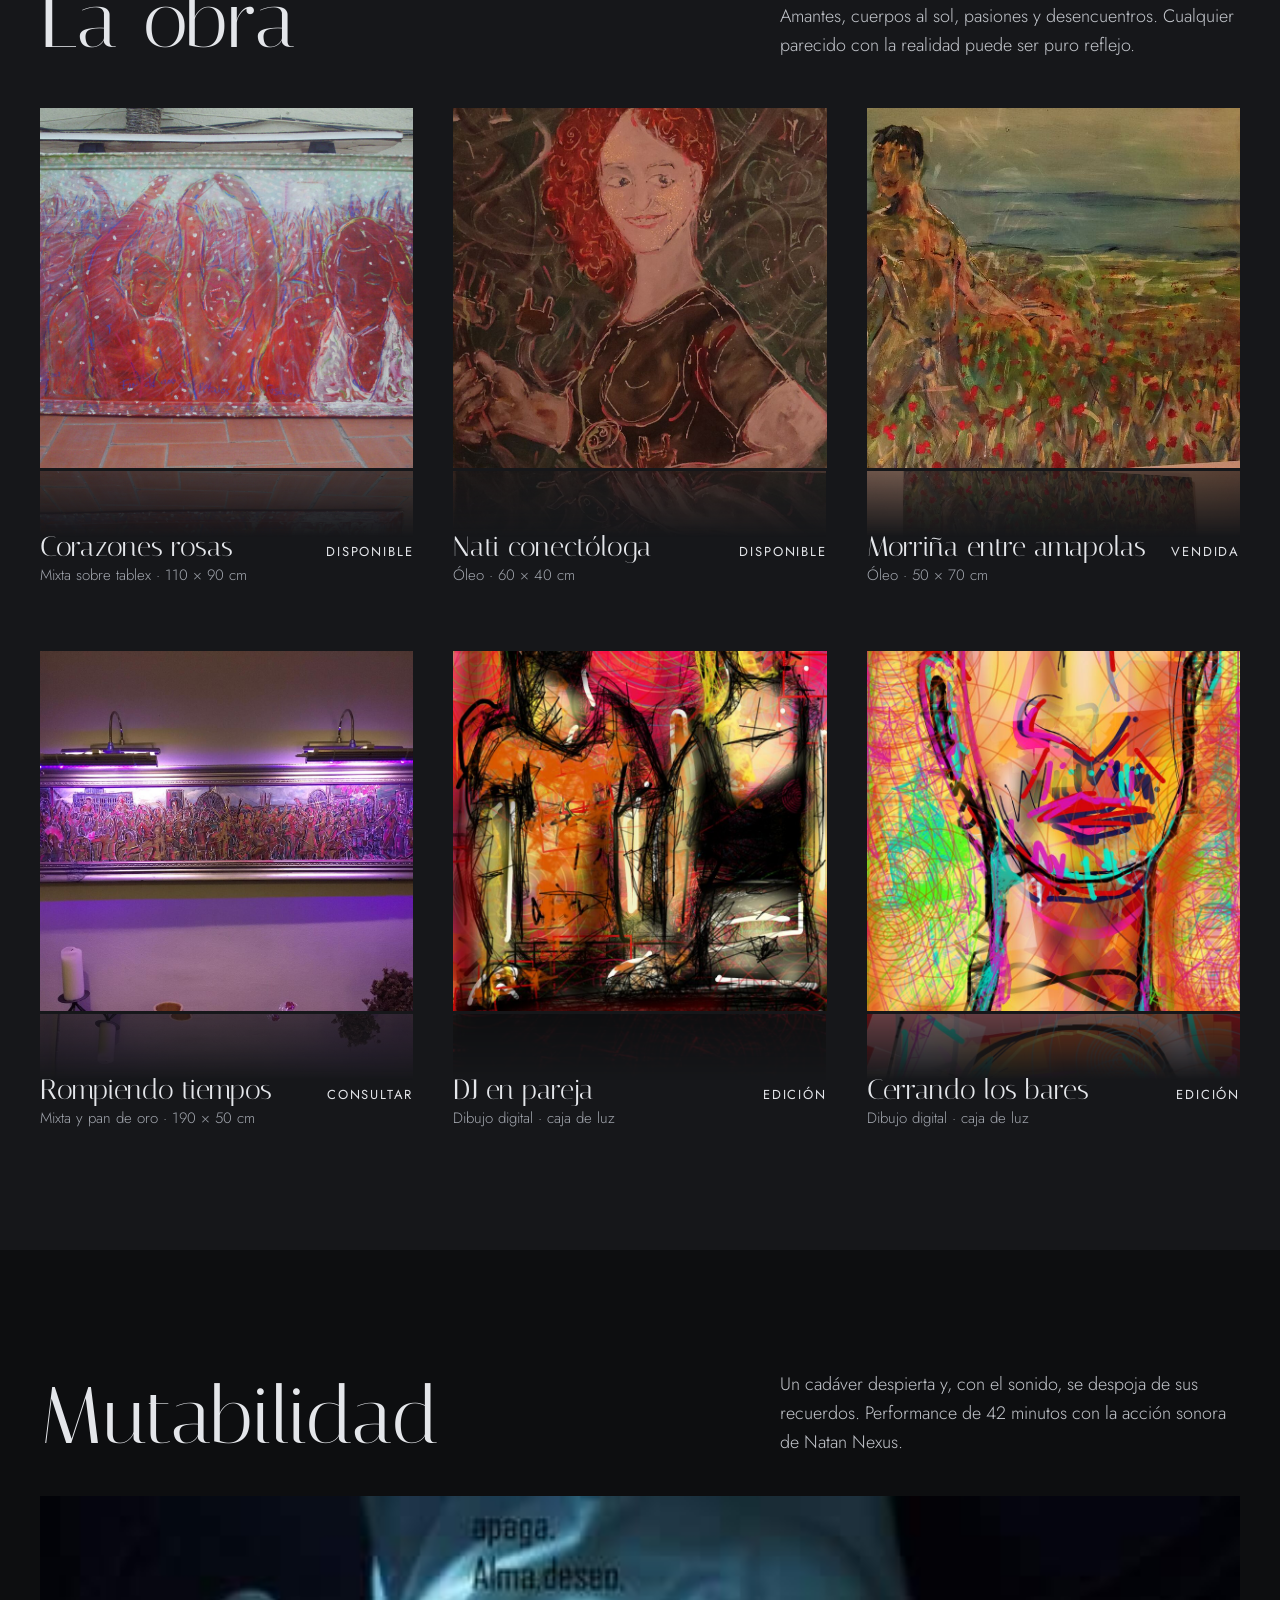
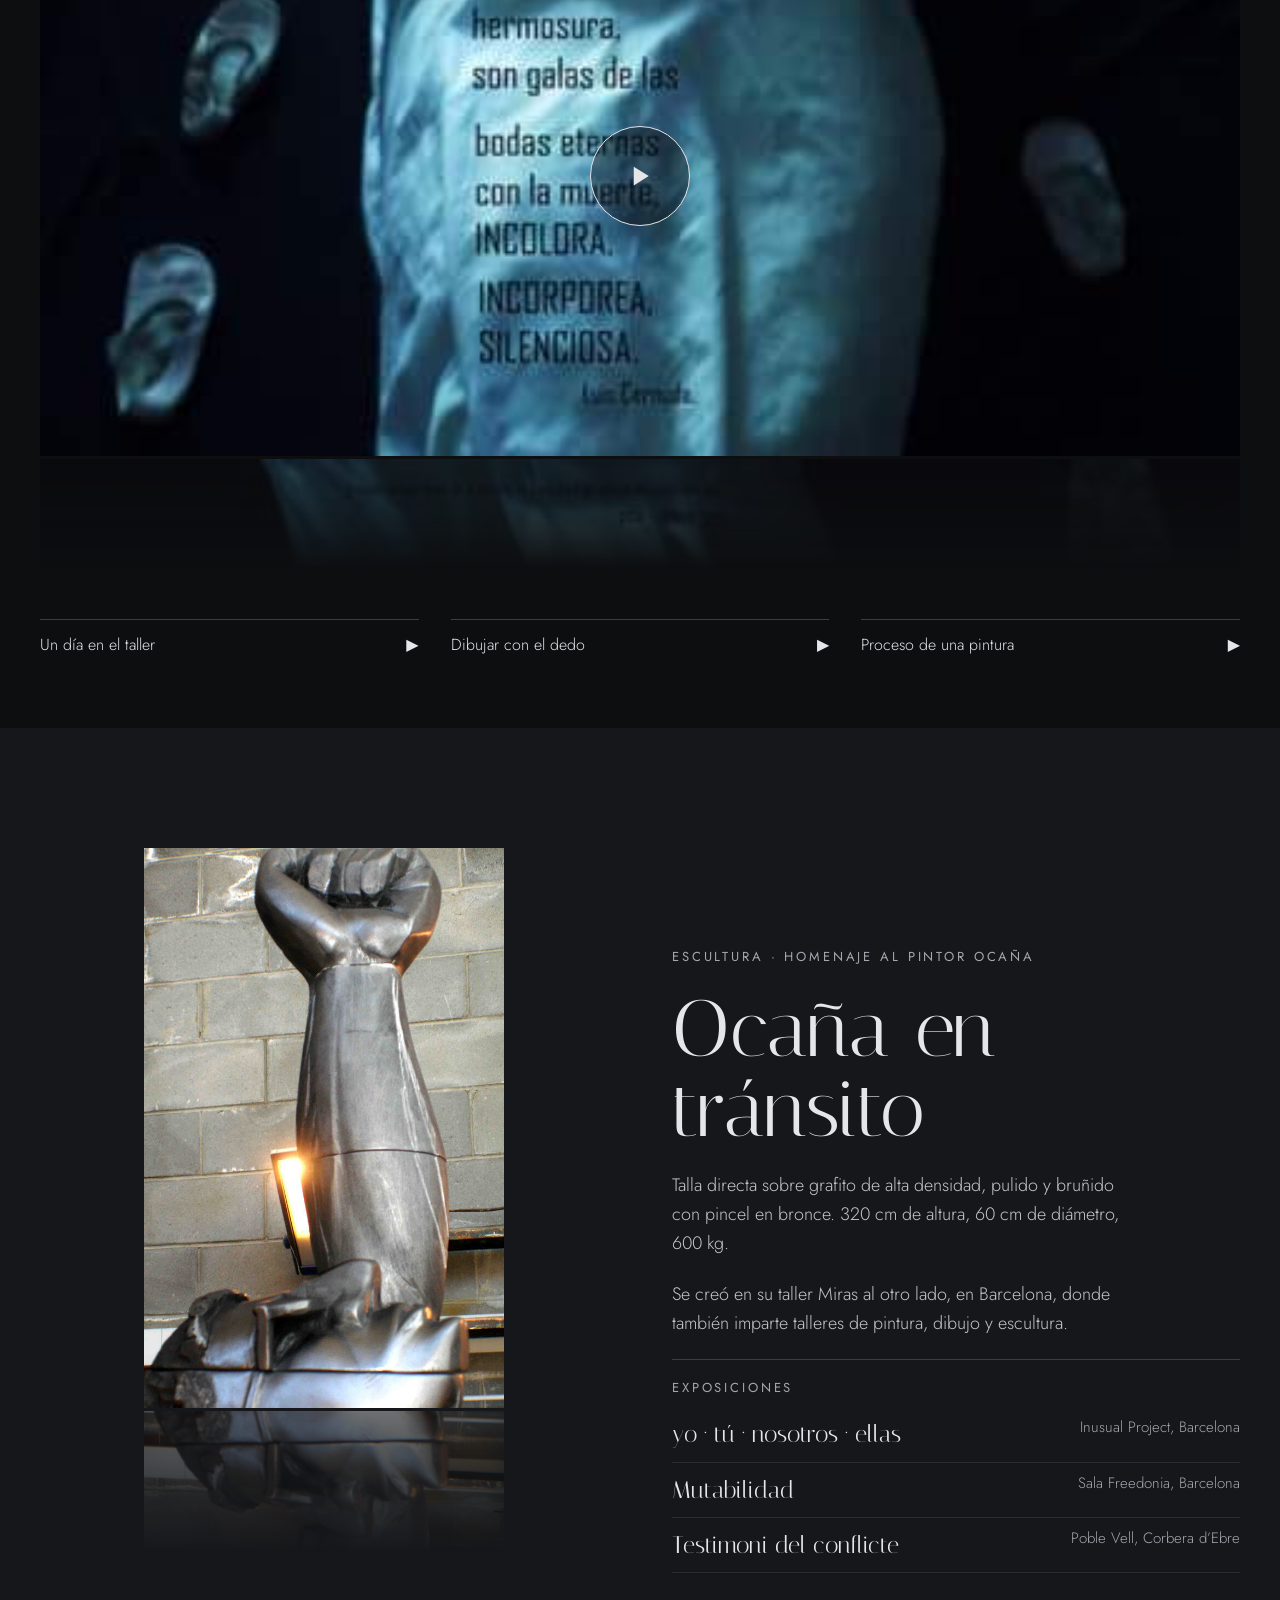
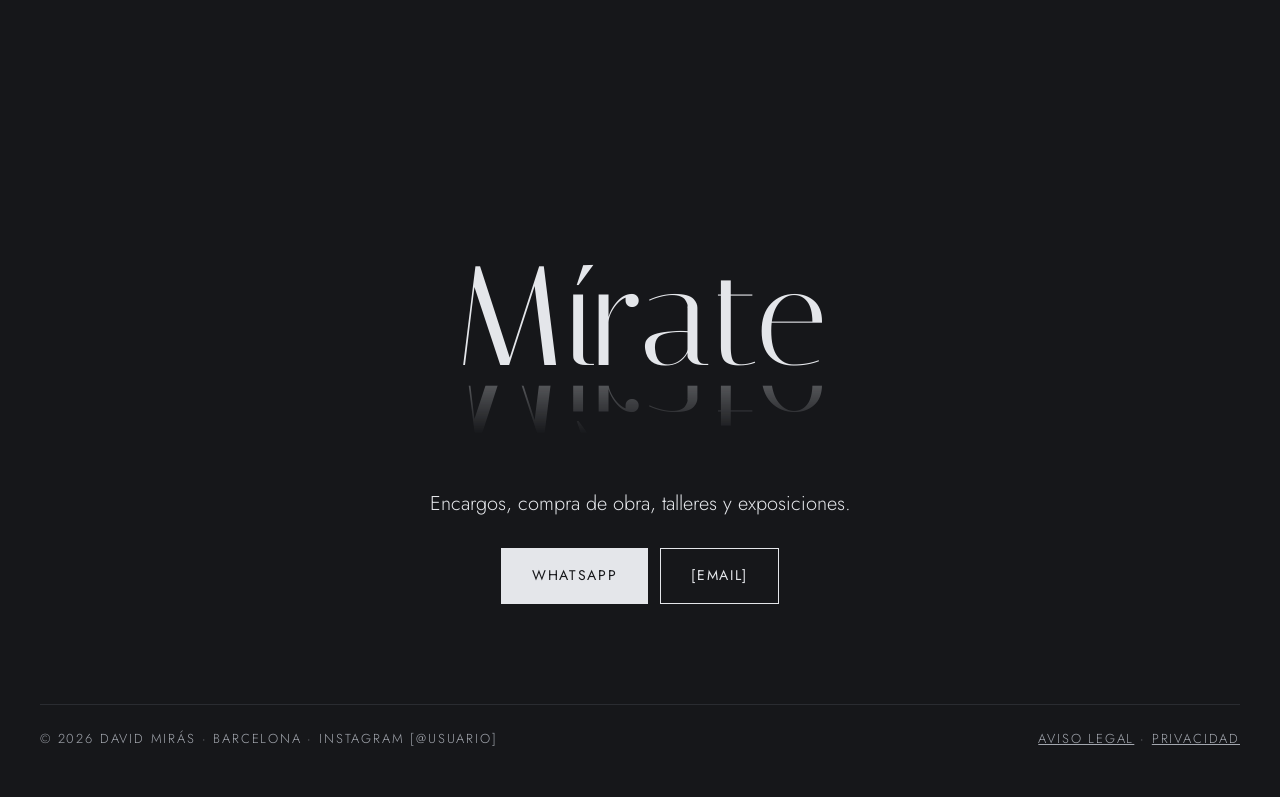
<file: propuesta-h/index.html>
<!doctype html>
<html lang="es">
<head>
<meta charset="utf-8">
<meta name="viewport" content="width=device-width, initial-scale=1">
<meta name="robots" content="noindex">
<title>David Mirás · Propuesta H · Espejos</title>

<link rel="preconnect" href="https://fonts.googleapis.com">
<link href="https://fonts.googleapis.com/css2?family=Italiana&amp;family=Jost:wght@300;400;500&amp;display=swap" rel="stylesheet">
<style>
body{margin:0;background:#16171A}
a{color:#E4E6EA}a:hover{color:#FFFFFF}
.reflejo{transform:scaleY(-1);-webkit-mask-image:linear-gradient(to top,rgba(0,0,0,0.38),rgba(0,0,0,0) 55%);mask-image:linear-gradient(to top,rgba(0,0,0,0.38),rgba(0,0,0,0) 55%)}
.reflejo-txt{transform:scaleY(-1);-webkit-mask-image:linear-gradient(to top,rgba(0,0,0,0.3),rgba(0,0,0,0) 70%);mask-image:linear-gradient(to top,rgba(0,0,0,0.3),rgba(0,0,0,0) 70%)}
</style>

<link rel="stylesheet" href="../barra.css">
</head>
<body>
<nav class="dm-barra" aria-label="Propuestas de diseño"><span class="dm-marca">David Mirás · Propuestas</span><div class="dm-pestanas"><a href="../index.html">Inicio</a><a href="../propuesta-a/index.html"><b>A</b> Manifiesto rojo</a><a href="../propuesta-b/index.html"><b>B</b> Noche roja</a><a href="../propuesta-c/index.html"><b>C</b> Memoria viva</a><a href="../propuesta-d/index.html"><b>D</b> Cal y oro</a><a href="../propuesta-e/index.html"><b>E</b> Madrugada</a><a href="../propuesta-f/index.html"><b>F</b> Amapola</a><a href="../propuesta-g/index.html"><b>G</b> La sala</a><a href="../propuesta-h/index.html" aria-current="page"><b>H</b> Espejos</a></div></nav>

<div style="background: #16171A; color: #E4E6EA; font-family: Jost, system-ui, sans-serif; font-weight: 300; font-size: 18px; line-height: 1.6; overflow: hidden">

<header style="max-width: 1360px; margin: 0 auto; padding: 26px 40px; display: flex; flex-wrap: wrap; gap: 12px 40px; align-items: center; justify-content: space-between; font-size: 14px; font-weight: 400; letter-spacing: 0.22em; text-transform: uppercase">
<span>Mirás</span>
<nav aria-label="Principal" style="display: flex; flex-wrap: wrap; gap: 6px 32px">
<a href="#obra" style="text-decoration: none; padding: 10px 0">Obra</a>
<a href="#video" style="text-decoration: none; padding: 10px 0">Vídeo</a>
<a href="#escultura" style="text-decoration: none; padding: 10px 0">Escultura</a>
<a href="#contacto" style="text-decoration: none; padding: 10px 0">Contacto</a>
</nav>
</header>

<section id="inicio" style="max-width: 1360px; margin: 0 auto; padding: 60px 40px 40px; display: flex; flex-direction: column; align-items: center; text-align: center">
<h1 style="margin: 0; font-family: Italiana, serif; font-weight: 400; font-size: clamp(110px, 17vw, 250px); line-height: 0.9; letter-spacing: 0.04em">David Mirás</h1>
<p aria-hidden="true" class="reflejo-txt" style="margin: 0; font-family: Italiana, serif; font-size: clamp(110px, 17vw, 250px); line-height: 0.9; letter-spacing: 0.04em; height: 0.55em; overflow: hidden">David Mirás</p>
<p style="margin: 40px 0 0; max-width: 620px; font-size: 22px; line-height: 1.5">Entrega sus espejos al mundo para que los demás vean en ellos su propia realidad.</p>
<p style="margin: 14px 0 0; font-size: 13px; font-weight: 400; letter-spacing: 0.22em; text-transform: uppercase; color: #A3A7AF">Pintura · Escultura · Dibujo digital · Performance</p>
</section>

<section aria-label="Obra destacada" style="display: flex; flex-direction: column; align-items: center; padding: 60px 40px 0">
<div style="display: flex; gap: 40px; align-items: flex-end; flex-wrap: wrap; justify-content: center">
<div style="display: flex; flex-direction: column; width: 260px"><img src="../img/sergielectrdj.jpg" alt="Sergielectrdj, retrato digital" style="width: 260px; height: 440px; object-fit: cover; display: block"><img aria-hidden="true" alt="" src="../img/sergielectrdj.jpg" class="reflejo" style="width: 260px; height: 200px; object-fit: cover; object-position: bottom; display: block; margin-top: 4px"></div>
<div style="display: flex; flex-direction: column; width: 400px"><img src="../img/amantes.jpg" alt="Amantes, pintura en tonos rosas" style="width: 400px; height: 520px; object-fit: cover; display: block"><img aria-hidden="true" alt="" src="../img/amantes.jpg" class="reflejo" style="width: 400px; height: 220px; object-fit: cover; object-position: bottom; display: block; margin-top: 4px"></div>
<div style="display: flex; flex-direction: column; width: 260px"><img src="../img/programando-pixeles.jpg" alt="Programando píxeles, retrato digital" style="width: 260px; height: 440px; object-fit: cover; display: block"><img aria-hidden="true" alt="" src="../img/programando-pixeles.jpg" class="reflejo" style="width: 260px; height: 200px; object-fit: cover; object-position: bottom; display: block; margin-top: 4px"></div>
</div>
</section>

<section id="obra" style="max-width: 1360px; margin: 0 auto; padding: 40px 40px 120px; position: relative">
<div style="display: flex; flex-wrap: wrap; justify-content: space-between; align-items: end; gap: 16px 40px; margin-bottom: 48px; border-top: 1px solid #3A3C42; padding-top: 32px">
<h2 style="margin: 0; font-family: Italiana, serif; font-weight: 400; font-size: 80px; line-height: 1">La obra</h2>
<p style="margin: 0; max-width: 460px; color: #C3C6CC">Amantes, cuerpos al sol, pasiones y desencuentros. Cualquier parecido con la realidad puede ser puro reflejo.</p>
</div>
<div style="display: grid; grid-template-columns: repeat(auto-fill, minmax(min(100%, 300px), 1fr)); gap: 64px 40px">

<figure style="margin: 0; display: flex; flex-direction: column">
<img src="../img/entrada-ano.jpg" alt="Corazones rosas" style="width: 100%; height: 360px; object-fit: cover; display: block">
<img aria-hidden="true" alt="" src="../img/entrada-ano.jpg" class="reflejo" style="width: 100%; height: 120px; object-fit: cover; object-position: bottom; display: block; margin-top: 3px">
<figcaption style="margin-top: -60px; position: relative; display: flex; justify-content: space-between; gap: 12px; align-items: baseline">
<span style="display: flex; flex-direction: column"><span style="font-family: Italiana, serif; font-size: 28px; line-height: 1.15">Corazones rosas</span><span style="font-size: 15px; color: #A3A7AF">Mixta sobre tablex · 110 × 90 cm</span></span>
<span style="font-size: 13px; font-weight: 400; letter-spacing: 0.14em; text-transform: uppercase; white-space: nowrap">Disponible</span>
</figcaption>
</figure>

<figure style="margin: 0; display: flex; flex-direction: column">
<img src="../img/nati.jpg" alt="Nati conectóloga" style="width: 100%; height: 360px; object-fit: cover; display: block">
<img aria-hidden="true" alt="" src="../img/nati.jpg" class="reflejo" style="width: 100%; height: 120px; object-fit: cover; object-position: bottom; display: block; margin-top: 3px">
<figcaption style="margin-top: -60px; position: relative; display: flex; justify-content: space-between; gap: 12px; align-items: baseline">
<span style="display: flex; flex-direction: column"><span style="font-family: Italiana, serif; font-size: 28px; line-height: 1.15">Nati conectóloga</span><span style="font-size: 15px; color: #A3A7AF">Óleo · 60 × 40 cm</span></span>
<span style="font-size: 13px; font-weight: 400; letter-spacing: 0.14em; text-transform: uppercase; white-space: nowrap">Disponible</span>
</figcaption>
</figure>

<figure style="margin: 0; display: flex; flex-direction: column">
<img src="../img/morrina.jpg" alt="Morriña entre amapolas" style="width: 100%; height: 360px; object-fit: cover; display: block">
<img aria-hidden="true" alt="" src="../img/morrina.jpg" class="reflejo" style="width: 100%; height: 120px; object-fit: cover; object-position: bottom; display: block; margin-top: 3px">
<figcaption style="margin-top: -60px; position: relative; display: flex; justify-content: space-between; gap: 12px; align-items: baseline">
<span style="display: flex; flex-direction: column"><span style="font-family: Italiana, serif; font-size: 28px; line-height: 1.15">Morriña entre amapolas</span><span style="font-size: 15px; color: #A3A7AF">Óleo · 50 × 70 cm</span></span>
<span style="font-size: 13px; font-weight: 400; letter-spacing: 0.14em; text-transform: uppercase; white-space: nowrap">Vendida</span>
</figcaption>
</figure>

<figure style="margin: 0; display: flex; flex-direction: column">
<img src="../img/rompiendo-tiempos.jpg" alt="Rompiendo tiempos" style="width: 100%; height: 360px; object-fit: cover; display: block">
<img aria-hidden="true" alt="" src="../img/rompiendo-tiempos.jpg" class="reflejo" style="width: 100%; height: 120px; object-fit: cover; object-position: bottom; display: block; margin-top: 3px">
<figcaption style="margin-top: -60px; position: relative; display: flex; justify-content: space-between; gap: 12px; align-items: baseline">
<span style="display: flex; flex-direction: column"><span style="font-family: Italiana, serif; font-size: 28px; line-height: 1.15">Rompiendo tiempos</span><span style="font-size: 15px; color: #A3A7AF">Mixta y pan de oro · 190 × 50 cm</span></span>
<span style="font-size: 13px; font-weight: 400; letter-spacing: 0.14em; text-transform: uppercase; white-space: nowrap">Consultar</span>
</figcaption>
</figure>

<figure style="margin: 0; display: flex; flex-direction: column">
<img src="../img/dj-en-pareja.jpg" alt="DJ en pareja" style="width: 100%; height: 360px; object-fit: cover; display: block">
<img aria-hidden="true" alt="" src="../img/dj-en-pareja.jpg" class="reflejo" style="width: 100%; height: 120px; object-fit: cover; object-position: bottom; display: block; margin-top: 3px">
<figcaption style="margin-top: -60px; position: relative; display: flex; justify-content: space-between; gap: 12px; align-items: baseline">
<span style="display: flex; flex-direction: column"><span style="font-family: Italiana, serif; font-size: 28px; line-height: 1.15">DJ en pareja</span><span style="font-size: 15px; color: #A3A7AF">Dibujo digital · caja de luz</span></span>
<span style="font-size: 13px; font-weight: 400; letter-spacing: 0.14em; text-transform: uppercase; white-space: nowrap">Edición</span>
</figcaption>
</figure>

<figure style="margin: 0; display: flex; flex-direction: column">
<img src="../img/cerrando-bares.jpg" alt="Cerrando los bares" style="width: 100%; height: 360px; object-fit: cover; display: block">
<img aria-hidden="true" alt="" src="../img/cerrando-bares.jpg" class="reflejo" style="width: 100%; height: 120px; object-fit: cover; object-position: bottom; display: block; margin-top: 3px">
<figcaption style="margin-top: -60px; position: relative; display: flex; justify-content: space-between; gap: 12px; align-items: baseline">
<span style="display: flex; flex-direction: column"><span style="font-family: Italiana, serif; font-size: 28px; line-height: 1.15">Cerrando los bares</span><span style="font-size: 15px; color: #A3A7AF">Dibujo digital · caja de luz</span></span>
<span style="font-size: 13px; font-weight: 400; letter-spacing: 0.14em; text-transform: uppercase; white-space: nowrap">Edición</span>
</figcaption>
</figure>

</div>
</section>

<section id="video" style="background: #0D0E10">
<div style="max-width: 1360px; margin: 0 auto; padding: 120px 40px 60px">
<div style="display: flex; flex-wrap: wrap; justify-content: space-between; align-items: end; gap: 16px 40px; margin-bottom: 40px">
<h2 style="margin: 0; font-family: Italiana, serif; font-weight: 400; font-size: 80px; line-height: 1">Mutabilidad</h2>
<p style="margin: 0; max-width: 460px; color: #C3C6CC">Un cadáver despierta y, con el sonido, se despoja de sus recuerdos. Performance de 42 minutos con la acción sonora de Natan Nexus.</p>
</div>
<div style="position: relative; height: 560px">
<img src="../img/mutabilidad.jpg" alt="Fotograma de la performance Mutabilidad" style="width: 100%; height: 100%; object-fit: cover; display: block">
<button type="button" aria-label="Reproducir vídeo Mutabilidad" style="position: absolute; left: 50%; top: 50%; transform: translate(-50%, -50%); width: 100px; height: 100px; border-radius: 50%; border: 1px solid #E4E6EA; background: rgba(13,14,16,0.4); display: flex; align-items: center; justify-content: center; cursor: pointer"><svg aria-hidden="true" width="30" height="30" viewBox="0 0 24 24" fill="#E4E6EA"><path d="M7 4.5v15l12-7.5z"></path></svg></button>
</div>
<img aria-hidden="true" alt="" src="../img/mutabilidad.jpg" class="reflejo" style="width: 100%; height: 200px; object-fit: cover; object-position: bottom; display: block; margin-top: 3px">
<ul style="list-style: none; margin: -40px 0 0; padding: 0; position: relative; display: grid; grid-template-columns: repeat(auto-fit, minmax(min(100%, 260px), 1fr)); gap: 12px 32px; font-size: 16px">
<li><a href="#" style="min-height: 48px; display: flex; justify-content: space-between; align-items: center; border-top: 1px solid #3A3C42; text-decoration: none">Un día en el taller <span>▶</span></a></li>
<li><a href="#" style="min-height: 48px; display: flex; justify-content: space-between; align-items: center; border-top: 1px solid #3A3C42; text-decoration: none">Dibujar con el dedo <span>▶</span></a></li>
<li><a href="#" style="min-height: 48px; display: flex; justify-content: space-between; align-items: center; border-top: 1px solid #3A3C42; text-decoration: none">Proceso de una pintura <span>▶</span></a></li>
</ul>
</div>
</section>

<section id="escultura" style="max-width: 1360px; margin: 0 auto; padding: 120px 40px; display: grid; grid-template-columns: repeat(auto-fit, minmax(min(100%, 420px), 1fr)); gap: 64px; align-items: center">
<div style="display: flex; flex-direction: column; align-items: center">
<img src="../img/ocana-1.jpg" alt="Ocaña en tránsito, escultura de grafito" style="width: 360px; height: 560px; object-fit: cover; display: block">
<img aria-hidden="true" alt="" src="../img/ocana-1.jpg" class="reflejo" style="width: 360px; height: 260px; object-fit: cover; object-position: bottom; display: block; margin-top: 3px">
</div>
<div style="display: flex; flex-direction: column; gap: 22px">
<p style="margin: 0; font-size: 13px; font-weight: 400; letter-spacing: 0.22em; text-transform: uppercase; color: #A3A7AF">Escultura · homenaje al pintor Ocaña</p>
<h2 style="margin: 0; font-family: Italiana, serif; font-weight: 400; font-size: 80px; line-height: 1">Ocaña en tránsito</h2>
<p style="margin: 0; max-width: 460px; color: #C3C6CC">Talla directa sobre grafito de alta densidad, pulido y bruñido con pincel en bronce. 320 cm de altura, 60 cm de diámetro, 600 kg.</p>
<p style="margin: 0; max-width: 460px; color: #C3C6CC">Se creó en su taller Miras al otro lado, en Barcelona, donde también imparte talleres de pintura, dibujo y escultura.</p>
<div style="border-top: 1px solid #3A3C42; padding-top: 18px">
<p style="margin: 0 0 8px; font-size: 13px; font-weight: 400; letter-spacing: 0.22em; text-transform: uppercase; color: #A3A7AF">Exposiciones</p>
<ul style="list-style: none; margin: 0; padding: 0">

<li style="padding: 8px 0; display: flex; flex-wrap: wrap; justify-content: space-between; gap: 4px 16px; border-bottom: 1px solid #2A2C31"><span style="font-family: Italiana, serif; font-size: 24px">yo · tú · nosotros · ellas</span><span style="color: #A3A7AF; font-size: 15px">Inusual Project, Barcelona</span></li>

<li style="padding: 8px 0; display: flex; flex-wrap: wrap; justify-content: space-between; gap: 4px 16px; border-bottom: 1px solid #2A2C31"><span style="font-family: Italiana, serif; font-size: 24px">Mutabilidad</span><span style="color: #A3A7AF; font-size: 15px">Sala Freedonia, Barcelona</span></li>

<li style="padding: 8px 0; display: flex; flex-wrap: wrap; justify-content: space-between; gap: 4px 16px; border-bottom: 1px solid #2A2C31"><span style="font-family: Italiana, serif; font-size: 24px">Testimoni del conflicte</span><span style="color: #A3A7AF; font-size: 15px">Poble Vell, Corbera d’Ebre</span></li>

</ul>
</div>
</div>
</section>

<section id="contacto" style="max-width: 1360px; margin: 0 auto; padding: 60px 40px 48px; text-align: center; display: flex; flex-direction: column; align-items: center">
<h2 style="margin: 0; font-family: Italiana, serif; font-weight: 400; font-size: clamp(80px, 11vw, 160px); line-height: 0.95">Mírate</h2>
<p aria-hidden="true" class="reflejo-txt" style="margin: 0; font-family: Italiana, serif; font-size: clamp(80px, 11vw, 160px); line-height: 0.95; height: 0.5em; overflow: hidden">Mírate</p>
<p style="margin: 32px 0 0; max-width: 520px; font-size: 20px">Encargos, compra de obra, talleres y exposiciones.</p>
<div style="display: flex; flex-wrap: wrap; justify-content: center; gap: 12px; margin-top: 28px">
<a href="#" style="display: inline-flex; align-items: center; min-height: 54px; padding: 0 30px; border: 1px solid #E4E6EA; background: #E4E6EA; color: #16171A; text-decoration: none; font-weight: 400; letter-spacing: 0.12em; text-transform: uppercase; font-size: 14px">WhatsApp</a>
<a href="mailto:[EMAIL]" style="display: inline-flex; align-items: center; min-height: 54px; padding: 0 30px; border: 1px solid #E4E6EA; text-decoration: none; font-weight: 400; letter-spacing: 0.12em; font-size: 14px">[EMAIL]</a>
</div>
<p style="margin: 100px 0 0; width: 100%; display: flex; flex-wrap: wrap; justify-content: space-between; gap: 12px; font-size: 13px; letter-spacing: 0.14em; text-transform: uppercase; color: #A3A7AF; border-top: 1px solid #2A2C31; padding-top: 24px"><span>© 2026 David Mirás · Barcelona · Instagram [@USUARIO]</span><span><a href="#" style="color: #A3A7AF">Aviso legal</a> · <a href="#" style="color: #A3A7AF">Privacidad</a></span></p>
</section>

</div>

<script src="../barra.js"></script>
</body>
</html>
</file>
<file: barra.css>
.dm-barra{position:sticky;top:0;z-index:9999;display:flex;align-items:center;gap:20px;padding:0 16px;min-height:52px;background:#111;color:#f4f1ea;font:500 14px/1.2 system-ui,-apple-system,"Segoe UI",sans-serif;box-shadow:0 1px 0 rgba(255,255,255,.08)}
.dm-marca{white-space:nowrap;font-weight:600;letter-spacing:.02em;opacity:.85}
.dm-pestanas{display:flex;gap:4px;overflow-x:auto;scrollbar-width:none;-webkit-overflow-scrolling:touch}
.dm-pestanas::-webkit-scrollbar{display:none}
.dm-barra a{flex:none;display:inline-flex;align-items:center;gap:6px;min-height:36px;padding:0 14px;border-radius:999px;color:#f4f1ea !important;text-decoration:none !important;white-space:nowrap;font:inherit}
.dm-barra a:hover{background:rgba(255,255,255,.1)}
.dm-barra a[aria-current="page"]{background:#f4f1ea;color:#111 !important}
.dm-barra a b{font-weight:700}
@media (max-width:700px){.dm-marca{display:none}.dm-barra{padding:0 8px}}
html{scroll-padding-top:60px}
</file>
